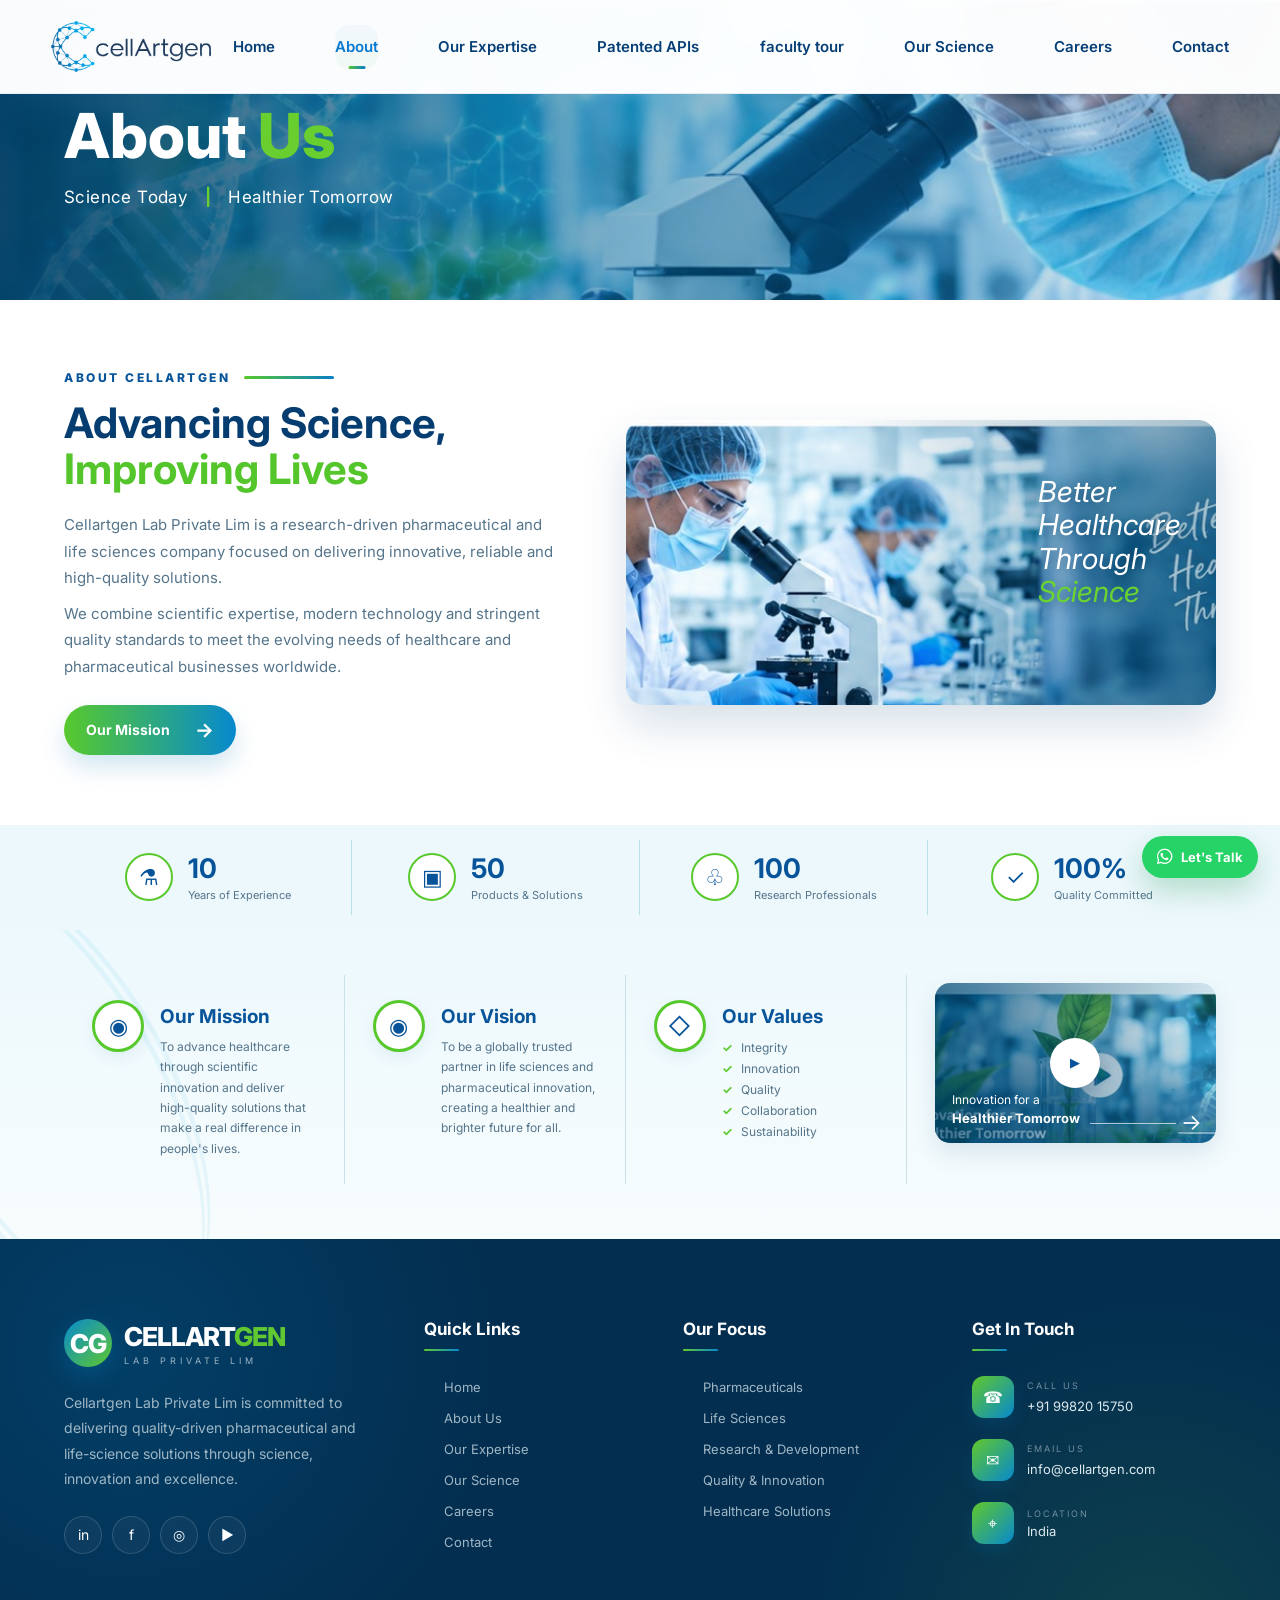
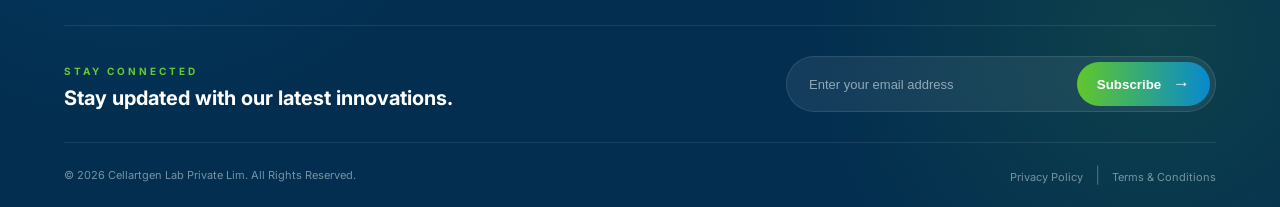
<file: about.html>
<!DOCTYPE html>
<html lang="en">

<head>
    <meta charset="UTF-8">
    <meta name="viewport" content="width=device-width, initial-scale=1.0">

    <title>CELLARTGEN LAB PRIVATE LIM</title>

    <link rel="stylesheet" href="css/style.css">

    <!-- Google Font -->
    <link rel="preconnect" href="https://fonts.googleapis.com">
    <link rel="preconnect" href="https://fonts.gstatic.com" crossorigin>

    <link href="https://fonts.googleapis.com/css2?family=Inter:wght@400;500;600;700;800&display=swap" rel="stylesheet">

    <!-- Font Awesome -->
    <link rel="stylesheet" href="https://cdnjs.cloudflare.com/ajax/libs/font-awesome/6.7.2/css/all.min.css">
</head>

<body>


    <!-- ================= HEADER ================= -->

    <header class="main-header" id="mainHeader">

        <div class="header-container">

            <!-- LOGO -->
            <a href="index.html" class="ctg-new-header-logo">
                <img src="img/CELL-ARTGEN.png" alt="CELLARTGEN">
            </a>
            <!-- DESKTOP NAVIGATION -->

            <nav class="main-nav">

                <a href="index.html">Home</a>
                <a href="about.html"class="active">About</a>
                <a href="product.html">Our Expertise</a>
                <a href="patented-apis.html">Patented APIs</a>
                <a href="faculty tour.html">faculty tour</a>
                <a href="our science.html">Our Science</a>
                <a href="careers.html">Careers</a>
                <a href="contact.html">Contact</a>

            </nav>


            <!-- HEADER CONTACT -->

            <div class="header-contact">

                <a href="tel:+919876543210">
                    <span class="contact-icon">
                        <i class="fa-solid fa-phone"></i>
                    </span>
                    +91 9982015750
                </a>

                <a href="mailto:info@cellartgen.com">
                    <span class="contact-icon">
                        <i class="fa-solid fa-envelope"></i>
                    </span>
                    info@cellartgen.com
                </a>

                <button class="search-btn">
                    <i class="fa-solid fa-magnifying-glass"></i>
                </button>

            </div>


            <!-- MOBILE BUTTON -->

            <button class="mobile-menu-btn" id="menuBtn">
                <span></span>
                <span></span>
                <span></span>
            </button>

        </div>


        <!-- MOBILE MENU -->

        <div class="mobile-menu" id="mobileMenu">
            <a href="index.html">Home</a>
            <a href="about.html"class="active">About</a>
            <a href="product.html">Our Expertise</a>
            <a href="patented-apis.html">Patented APIs</a>
           <a href="faculty tour.html">faculty tour</a>
            <a href="our science.html">Our Science</a>
            <a href="careers.html">Careers</a>
            <a href="contact.html">Contact</a>

            <div class="mobile-contact">

                <a href="tel:+919876543210">
                    <i class="fa-solid fa-phone"></i>
                    +91 98765 43210
                </a>

                <a href="mailto:info@cellartgen.com">
                    <i class="fa-solid fa-envelope"></i>
                    info@cellartgen.com
                </a>

            </div>

        </div>

    </header>







    <!-- ================= ABOUT PAGE ================= -->

    <!-- About Banner -->
    <section class="about-page-banner">
        <div class="about-banner-overlay"></div>

        <div class="about-banner-content">
            <div class="about-breadcrumb">
                <a href="about.html">Home</a>
                <span>›</span>
                <span>About Us</span>
            </div>

            <h1>
                About <span>Us</span>
            </h1>

            <p>
                Science Today
                <b>|</b>
                Healthier Tomorrow
            </p>
        </div>
    </section>


    <!-- About Introduction -->
    <section class="about-intro-section">

        <div class="about-intro-container">

            <!-- Left Content -->
            <div class="about-intro-content">

                <div class="about-small-title">
                    ABOUT CELLARTGEN
                    <span></span>
                </div>

                <h2>
                    Advancing Science,
                    <span>Improving Lives</span>
                </h2>

                <p>
                    Cellartgen Lab Private Lim is a research-driven
                    pharmaceutical and life sciences company focused on
                    delivering innovative, reliable and high-quality
                    solutions.
                </p>

                <p>
                    We combine scientific expertise, modern technology
                    and stringent quality standards to meet the evolving
                    needs of healthcare and pharmaceutical businesses
                    worldwide.
                </p>

                <a href="#about-mission" class="about-mission-btn">
                    Our Mission
                    <span>→</span>
                </a>

            </div>


            <!-- Right Image -->
            <div class="about-intro-image">

                <img src="img/about-lab.jpg" alt="Cellartgen Laboratory">

                <div class="about-image-overlay"></div>

                <div class="about-image-text">
                    Better<br>
                    Healthcare<br>
                    Through<br>
                    <span>Science</span>
                </div>

            </div>

        </div>

    </section>


    <!-- About Statistics -->
    <section class="about-statistics">

        <div class="about-stat-container">

            <div class="about-stat-box">

                <div class="about-stat-icon">
                    ⚗
                </div>

                <div>
                    <strong data-count="10">0+</strong>
                    <span>Years of Experience</span>
                </div>

            </div>


            <div class="about-stat-box">

                <div class="about-stat-icon">
                    ▣
                </div>

                <div>
                    <strong data-count="50">0+</strong>
                    <span>Products & Solutions</span>
                </div>

            </div>


            <div class="about-stat-box">

                <div class="about-stat-icon">
                    ♧
                </div>

                <div>
                    <strong data-count="100">0+</strong>
                    <span>Research Professionals</span>
                </div>

            </div>


            <div class="about-stat-box">

                <div class="about-stat-icon">
                    ✓
                </div>

                <div>
                    <strong>100%</strong>
                    <span>Quality Committed</span>
                </div>

            </div>

        </div>

    </section>


    <!-- Mission Vision Values -->
    <section class="about-mvv-section" id="about-mission">

        <div class="about-dna-bg"></div>

        <div class="about-mvv-container">

            <!-- Mission -->
            <div class="about-mvv-card">

                <div class="about-mvv-icon">
                    ◉
                </div>

                <div>
                    <h3>Our Mission</h3>

                    <p>
                        To advance healthcare through scientific
                        innovation and deliver high-quality solutions
                        that make a real difference in people's lives.
                    </p>
                </div>

            </div>


            <!-- Vision -->
            <div class="about-mvv-card">

                <div class="about-mvv-icon">
                    ◉
                </div>

                <div>
                    <h3>Our Vision</h3>

                    <p>
                        To be a globally trusted partner in life sciences
                        and pharmaceutical innovation, creating a healthier
                        and brighter future for all.
                    </p>
                </div>

            </div>


            <!-- Values -->
            <div class="about-mvv-card">

                <div class="about-mvv-icon">
                    ◇
                </div>

                <div>

                    <h3>Our Values</h3>

                    <ul class="about-values-list">
                        <li>Integrity</li>
                        <li>Innovation</li>
                        <li>Quality</li>
                        <li>Collaboration</li>
                        <li>Sustainability</li>
                    </ul>

                </div>

            </div>


            <!-- Video / Image -->
            <div class="about-video-card">

                <img src="img/about-video.jpg" alt="Innovation for a Healthier Tomorrow">

                <div class="about-video-overlay"></div>

                <button class="about-play-btn">
                    ▶
                </button>

                <div class="about-video-title">
                    Innovation for a<br>
                    <strong>Healthier Tomorrow</strong>
                </div>

                <div class="about-video-line"></div>

                <span class="about-video-arrow">
                    →
                </span>

            </div>

        </div>

    </section>

    <a class="cgp-whatsapp" href="https://wa.me/919982015750" target="_blank" rel="noopener" aria-label="Chat with Cellartgen on WhatsApp">
  <i class="fa-brands fa-whatsapp"></i><span>Let's Talk</span>
</a>

    <footer class="cgen-footer">

        <!-- Animated background -->
        <div class="cgen-footer-particles">
            <span></span>
            <span></span>
            <span></span>
            <span></span>
            <span></span>
        </div>

        <div class="cgen-footer-main">

            <!-- Company -->
            <div class="cgen-footer-col cgen-footer-brand">

                <a href="#" class="cgen-footer-logo">
                    <span class="cgen-logo-circle">CG</span>

                    <span>
                        CELLART<span>GEN</span>
                        <small>LAB PRIVATE LIM</small>
                    </span>
                </a>

                <p>
                    Cellartgen Lab Private Lim is committed to delivering
                    quality-driven pharmaceutical and life-science solutions
                    through science, innovation and excellence.
                </p>

                <div class="cgen-social">

                    <a href="#" aria-label="LinkedIn">in</a>
                    <a href="#" aria-label="Facebook">f</a>
                    <a href="#" aria-label="Instagram">◎</a>
                    <a href="#" aria-label="YouTube">▶</a>

                </div>

            </div>


            <!-- Quick Links -->
            <div class="cgen-footer-col">

                <h3>Quick Links</h3>

                <ul>
                    <li><a href="index.html">Home</a></li>
                    <li><a href="about.html">About Us</a></li>
                    <li><a href="product.html">Our Expertise</a></li>
                    <li><a href="our science.html">Our Science</a></li>
                    <li><a href="careers.html">Careers</a></li>
                    <li><a href="contact.html">Contact</a></li>
                </ul>

            </div>


            <!-- Our Focus -->
            <div class="cgen-footer-col">

                <h3>Our Focus</h3>

                <ul>
                    <li><a href="#">Pharmaceuticals</a></li>
                    <li><a href="#">Life Sciences</a></li>
                    <li><a href="#">Research & Development</a></li>
                    <li><a href="#">Quality & Innovation</a></li>
                    <li><a href="#">Healthcare Solutions</a></li>
                </ul>

            </div>


            <!-- Contact -->
            <div class="cgen-footer-col cgen-footer-contact">

                <h3>Get In Touch</h3>

                <div class="cgen-contact-row">
                    <span class="cgen-contact-icon">☎</span>
                    <div>
                        <small>CALL US</small>
                        <a href="tel:+919982015750">
                            +91 99820 15750
                        </a>
                    </div>
                </div>


                <div class="cgen-contact-row">
                    <span class="cgen-contact-icon">✉</span>
                    <div>
                        <small>EMAIL US</small>
                        <a href="mailto:info@cellartgen.com">
                            info@cellartgen.com
                        </a>
                    </div>
                </div>


                <div class="cgen-contact-row">
                    <span class="cgen-contact-icon">⌖</span>
                    <div>
                        <small>LOCATION</small>
                        <p>India</p>
                    </div>
                </div>

            </div>

        </div>


        <!-- Newsletter -->
        <div class="cgen-footer-newsletter">

            <div>
                <span>STAY CONNECTED</span>
                <h3>Stay updated with our latest innovations.</h3>
            </div>

            <form class="cgen-newsletter-form">

                <input type="email" placeholder="Enter your email address">

                <button type="submit">
                    Subscribe
                    <b>→</b>
                </button>

            </form>

        </div>


        <!-- Bottom -->
        <div class="cgen-footer-bottom">

            <p>
                © 2026 Cellartgen Lab Private Lim. All Rights Reserved.
            </p>

            <div>
                <a href="#">Privacy Policy</a>
                <span>|</span>
                <a href="#">Terms & Conditions</a>
            </div>

        </div>

    </footer>








    <script src="js/script.js"></script>
  




</body>

</html>
</file>
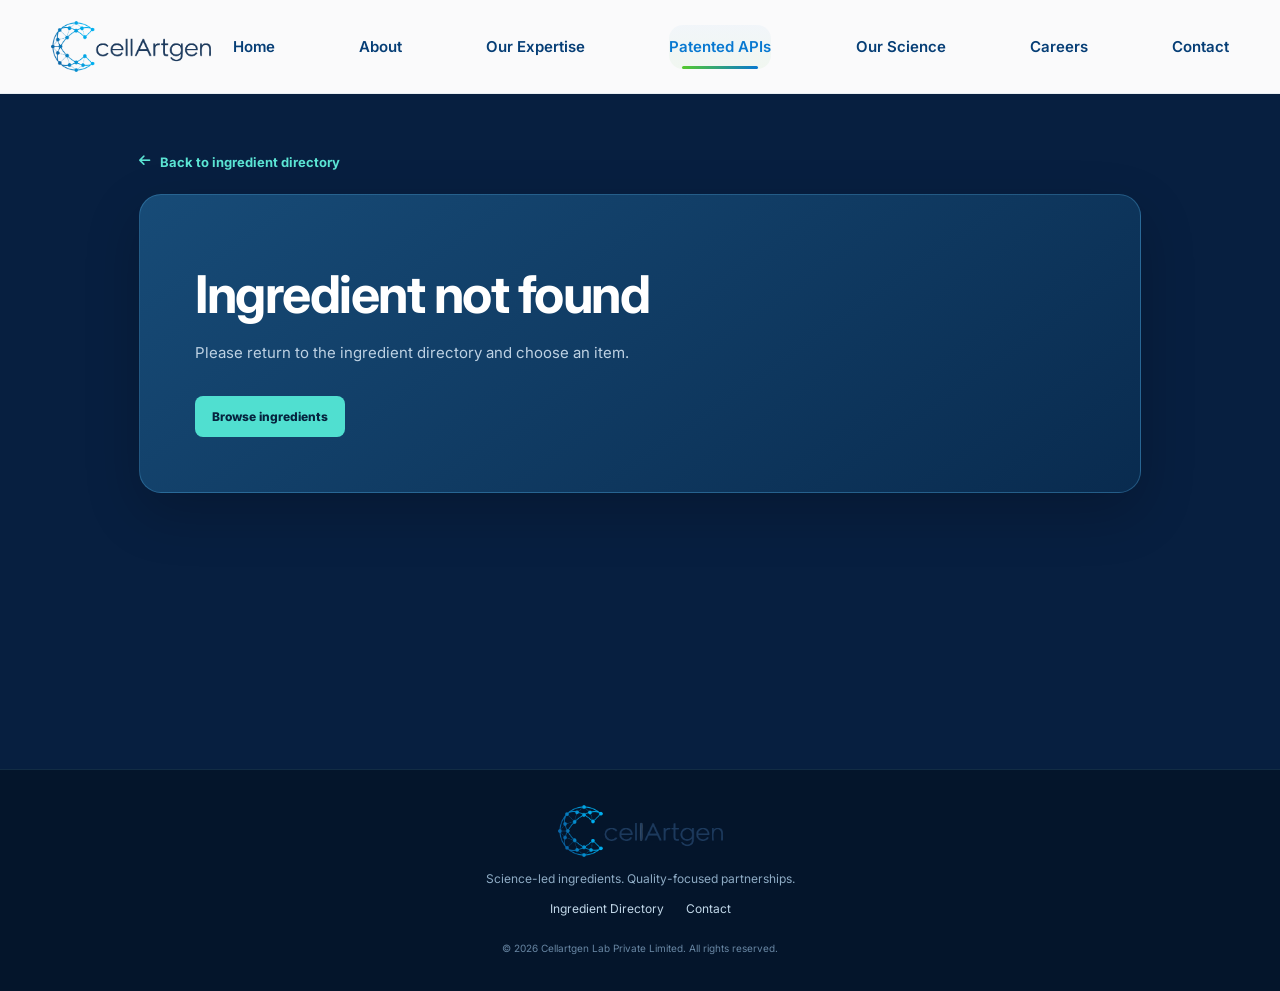
<file: Blog-Details.html>
<!DOCTYPE html>
<html lang="en">

<head>
    <meta charset="UTF-8">
    <meta name="viewport" content="width=device-width, initial-scale=1.0">
    <title>Ingredient Details | Cellartgen</title>
    <link rel="stylesheet" href="css/style.css">
    <link rel="stylesheet" href="css/patented-apis.css">
    <link rel="preconnect" href="https://fonts.googleapis.com">
    <link href="https://fonts.googleapis.com/css2?family=Inter:wght@400;500;600;700;800;900&display=swap"
        rel="stylesheet">
    <link rel="stylesheet" href="https://cdnjs.cloudflare.com/ajax/libs/font-awesome/6.7.2/css/all.min.css">
</head>

<body class="ctg-blog-body">
    <header class="main-header">
        <div class="header-container"><a href="index.html" class="ctg-new-header-logo"><img src="img/CELL-ARTGEN.png"
                    alt="Cellartgen"></a>
            <nav class="main-nav"><a href="index.html">Home</a><a href="about.html">About</a><a
                    href="product.html">Our Expertise</a><a href="patented-apis.html"class="active">Patented APIs</a><a
                    href="our science.html">Our Science</a><a
                    href="careers.html">Careers</a><a href="contact.html">Contact</a></nav><button
                class="mobile-menu-btn" id="menuBtn"
                aria-label="Open menu"><span></span><span></span><span></span></button>
        </div>
        <div class="mobile-menu" id="mobileMenu"><a href="index.html">Home</a><a href="patented-apis.html">Patented APIs</a><a
                href="contact.html">Contact</a></div>
    </header>
    <main class="ctg-detail-main"><a class="ctg-back-link" href="patented-apis.html"><i class="fa-solid fa-arrow-left"></i> Back
            to ingredient directory</a>
        <article id="ingredientDetail" class="ctg-detail-card"></article>
    </main>
    <footer class="ctg-blog-footer"><a href="index.html"><img src="img/CELL-ARTGEN.png" alt="Cellartgen"></a>
        <p>Science-led ingredients. Quality-focused partnerships.</p>
        <div><a href="patented-apis.html">Ingredient Directory</a><a href="contact.html">Contact</a></div><small>© 2026
            Cellartgen Lab Private Limited. All rights reserved.</small>
    </footer>
    <script src="js/script.js"></script>
    <script src="js/blog-products.js"></script>
    <script src="js/product-content.js"></script>
    <script src="js/patented-apis.js"></script>
</body>

</html>
</file>
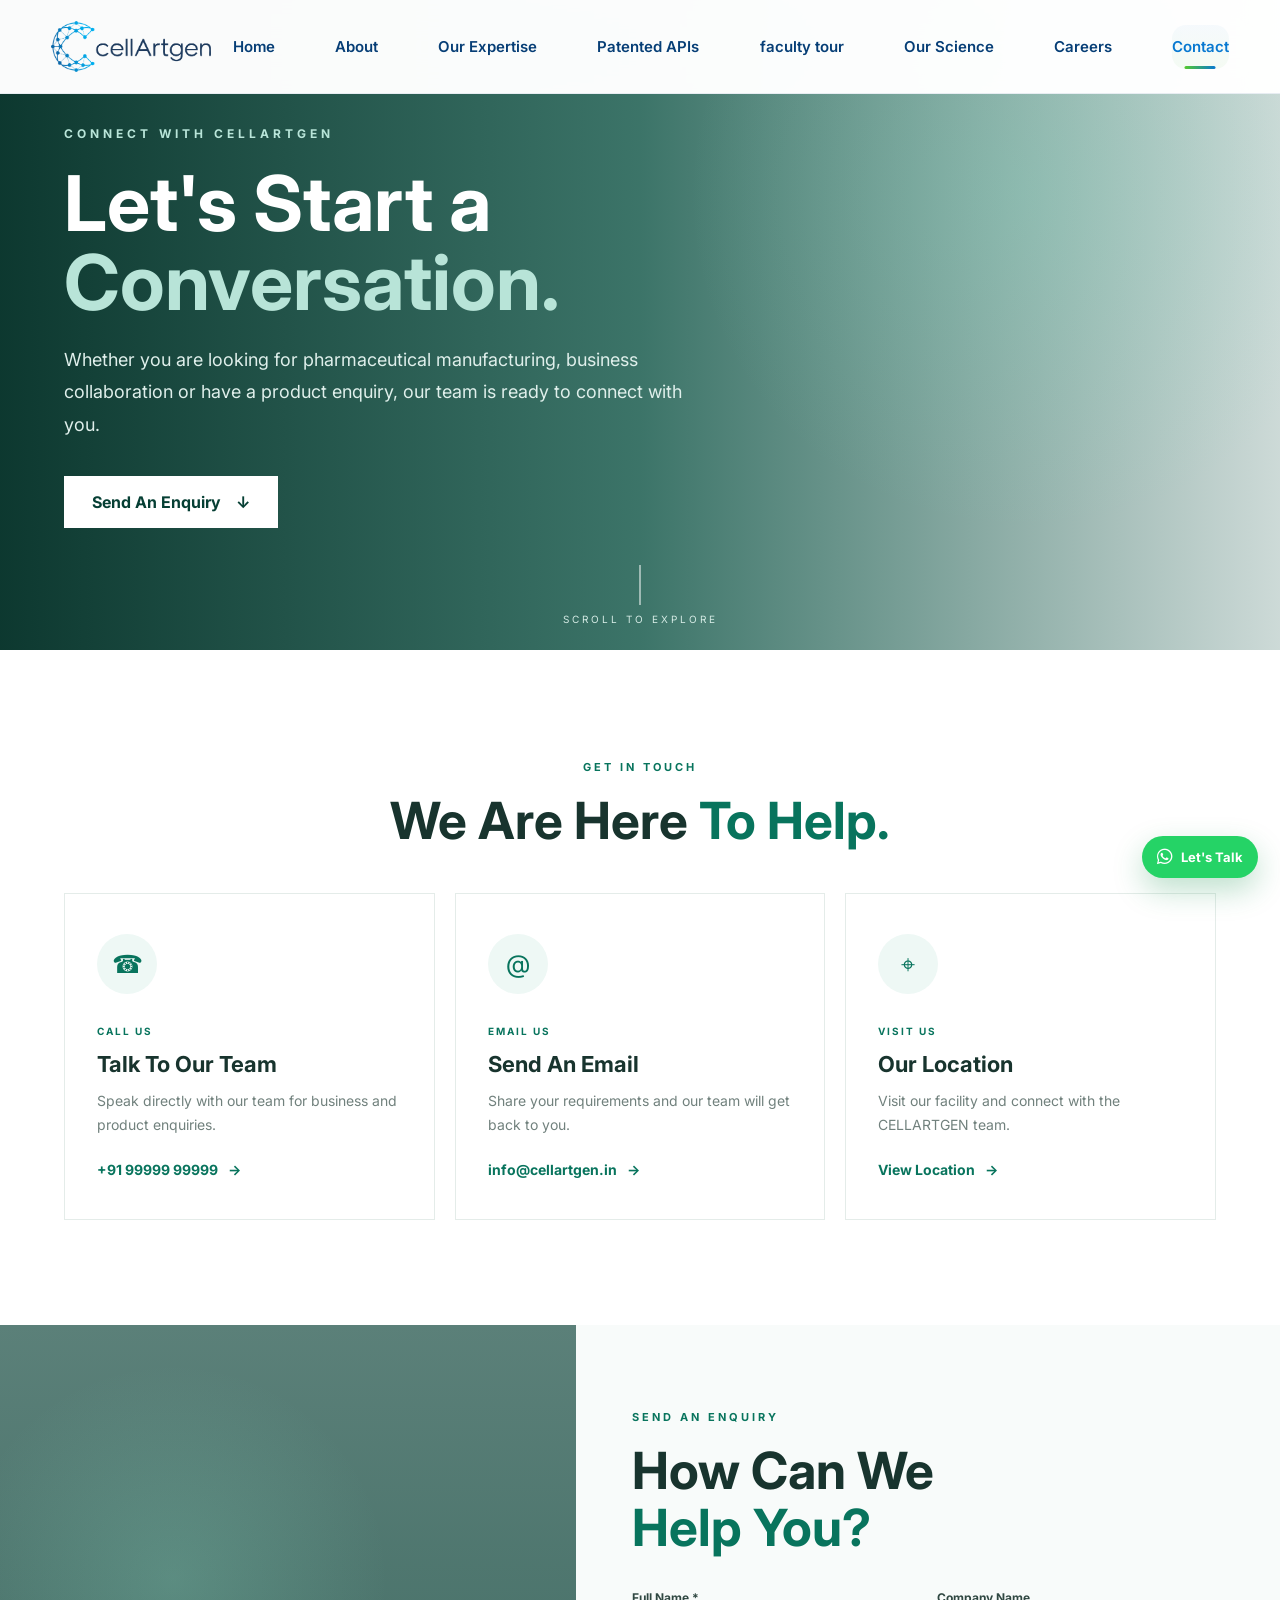
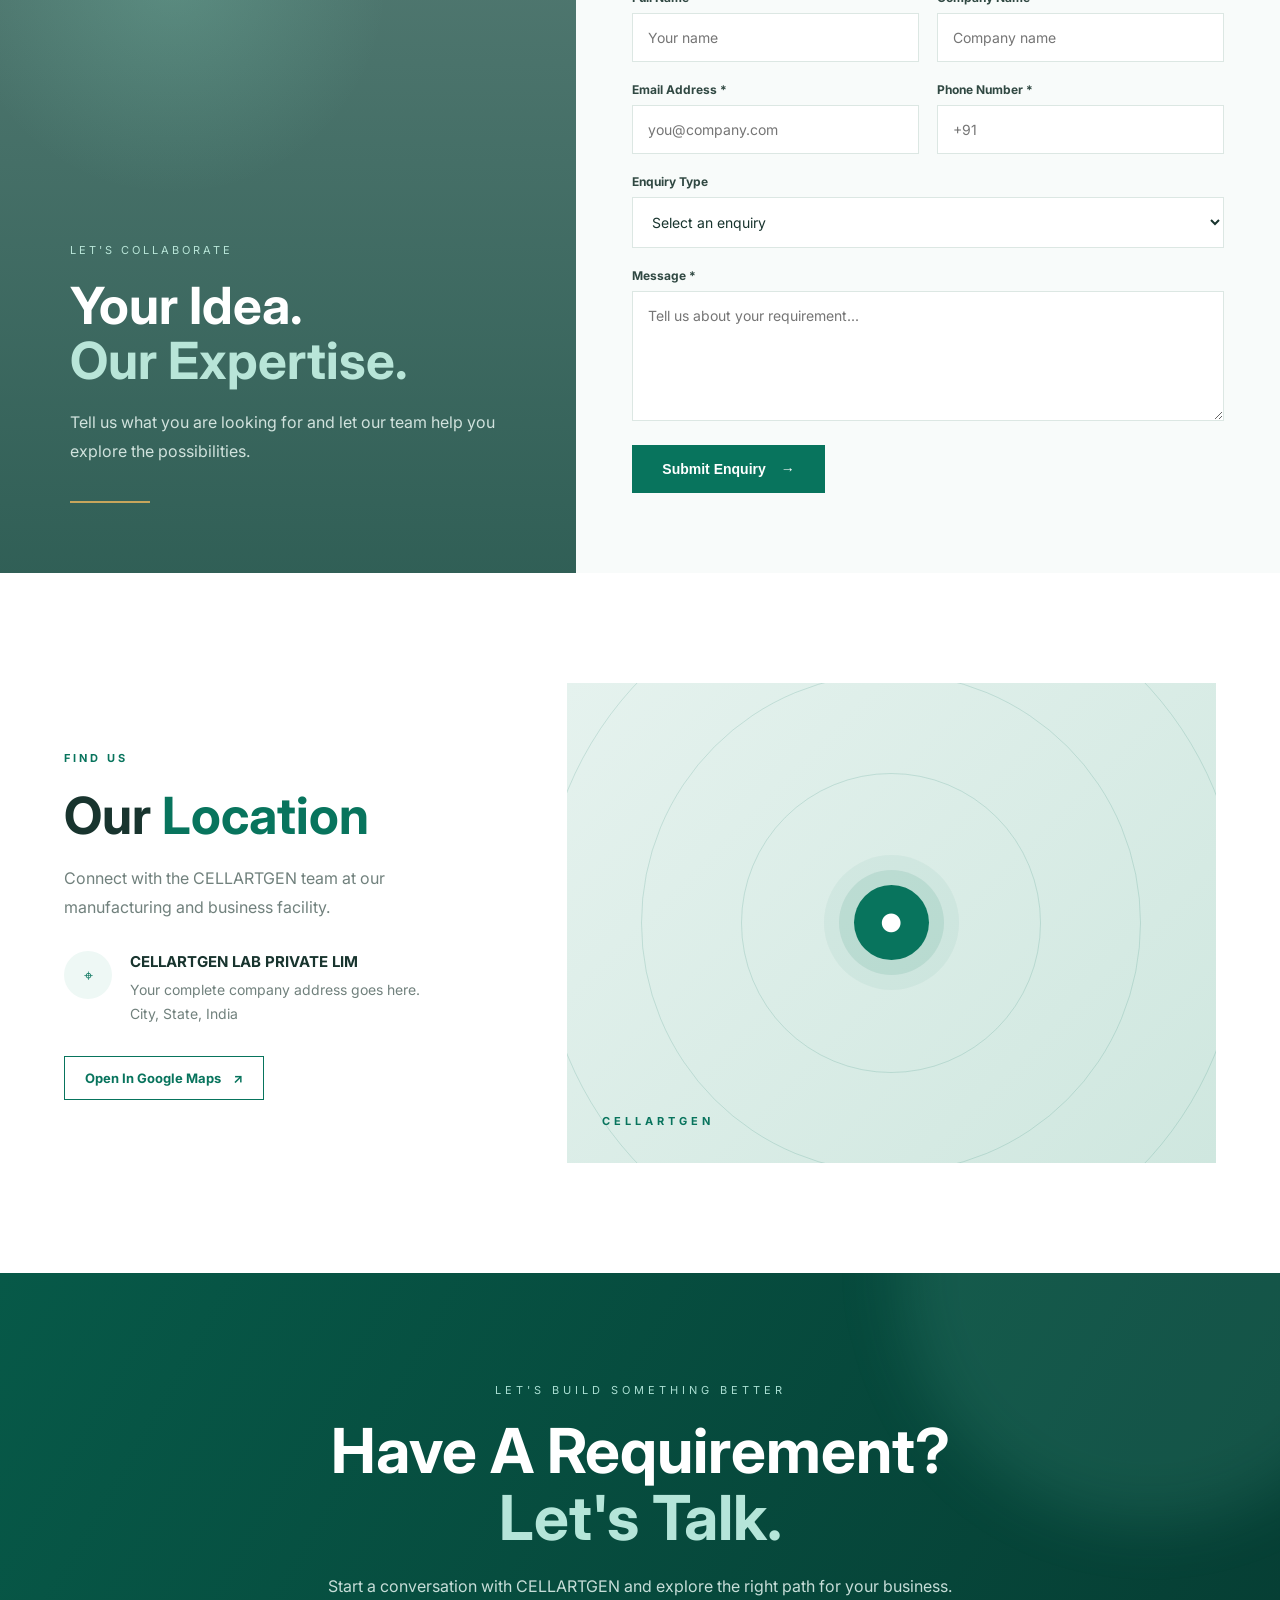
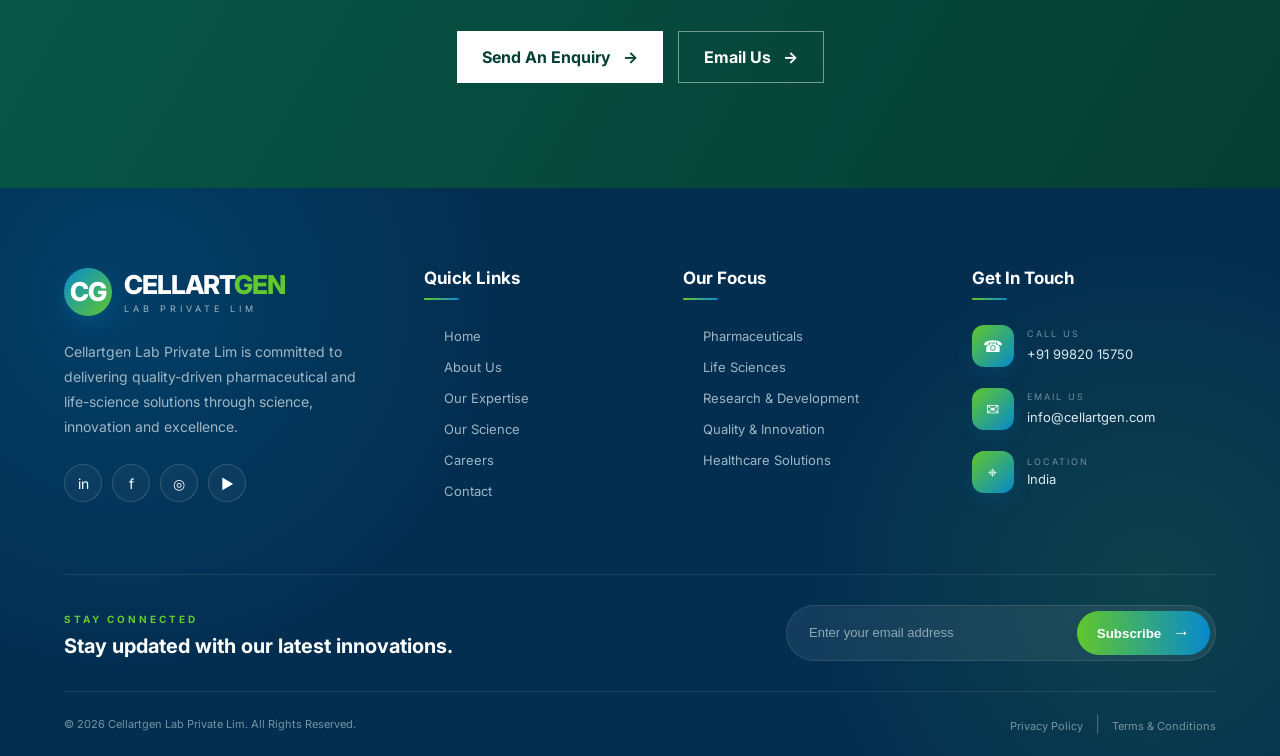
<file: contact.html>
<!DOCTYPE html>
<html lang="en">
<head>
    <meta charset="UTF-8">
    <meta name="viewport" content="width=device-width, initial-scale=1.0">

    <title>CELLARTGEN LAB PRIVATE LIM</title>

    <link rel="stylesheet" href="css/style.css">

    <!-- Google Font -->
    <link rel="preconnect" href="https://fonts.googleapis.com">
    <link rel="preconnect" href="https://fonts.gstatic.com" crossorigin>

    <link href="https://fonts.googleapis.com/css2?family=Inter:wght@400;500;600;700;800&display=swap"
          rel="stylesheet">

    <!-- Font Awesome -->
    <link rel="stylesheet"
          href="https://cdnjs.cloudflare.com/ajax/libs/font-awesome/6.7.2/css/all.min.css">
</head>

<body>


<!-- ================= HEADER ================= -->

<header class="main-header" id="mainHeader">

    <div class="header-container">

        <!-- LOGO -->
 <a href="index.html" class="ctg-new-header-logo">
    <img
        src="img/CELL-ARTGEN.png"
        alt="CELLARTGEN"
    >
</a>


        <!-- DESKTOP NAVIGATION -->

        <nav class="main-nav">
            <a href="index.html">Home</a>
            <a href="about.html">About</a>
            <a href="product.html">Our Expertise</a>
            <a href="patented-apis.html">Patented APIs</a>
            <a href="faculty tour.html">faculty tour</a>
            <a href="our science.html">Our Science</a>
            <a href="careers.html">Careers</a>
            <a href="contact.html" class="active">Contact</a> 

        </nav>


        <!-- HEADER CONTACT -->

        <div class="header-contact">

            <a href="tel:+919876543210">
                <span class="contact-icon">
                    <i class="fa-solid fa-phone"></i>
                </span>
                +91 9982015750
            </a>

            <a href="mailto:info@cellartgen.com">
                <span class="contact-icon">
                    <i class="fa-solid fa-envelope"></i>
                </span>
                info@cellartgen.com
            </a>

            <button class="search-btn">
                <i class="fa-solid fa-magnifying-glass"></i>
            </button>

        </div>


        <!-- MOBILE BUTTON -->

        <button class="mobile-menu-btn" id="menuBtn">
            <span></span>
            <span></span>
            <span></span>
        </button>

    </div>


    <!-- MOBILE MENU -->

    <div class="mobile-menu" id="mobileMenu">

            <a href="index.html">Home</a>
            <a href="about.html">About</a>
            <a href="product.html">Our Expertise</a>
            <a href="patented-apis.html">Patented APIs</a>
            <a href="faculty tour.html">faculty tour</a>
            <a href="our science.html">Our Science</a>
            <a href="careers.html">Careers</a>
            <a href="contact.html"class="active">Contact</a>

        <div class="mobile-contact">

            <a href="tel:+919876543210">
                <i class="fa-solid fa-phone"></i>
                +91 98765 43210
            </a>

            <a href="mailto:info@cellartgen.com">
                <i class="fa-solid fa-envelope"></i>
                info@cellartgen.com
            </a>

        </div>

    </div>

</header>


<!-- =========================================
     CELLARTGEN CONTACT PAGE
========================================= -->

<section class="ct-contact-page">

    <!-- HERO -->
    <section class="ct-contact-hero">

        <div class="ct-contact-hero-overlay"></div>

        <div class="ct-contact-hero-content">

            <span>CONNECT WITH CELLARTGEN</span>

            <h1>
                Let's Start a
                <strong>Conversation.</strong>
            </h1>

            <p>
                Whether you are looking for pharmaceutical manufacturing,
                business collaboration or have a product enquiry,
                our team is ready to connect with you.
            </p>

            <a href="#ct-contact-form">
                Send An Enquiry
                <b>↓</b>
            </a>

        </div>

        <div class="ct-contact-scroll">
            <span></span>
            SCROLL TO EXPLORE
        </div>

    </section>


    <!-- CONTACT CARDS -->
    <section class="ct-contact-info">

        <div class="ct-contact-heading">

            <span>GET IN TOUCH</span>

            <h2>
                We Are Here
                <strong>To Help.</strong>
            </h2>

        </div>


        <div class="ct-contact-card-grid">

            <!-- PHONE -->
            <div class="ct-contact-card">

                <div class="ct-contact-icon">
                    ☎
                </div>

                <span>CALL US</span>

                <h3>Talk To Our Team</h3>

                <p>
                    Speak directly with our team for
                    business and product enquiries.
                </p>

                <a href="tel:+919999999999">
                    +91 99999 99999
                    <b>→</b>
                </a>

            </div>


            <!-- EMAIL -->
            <div class="ct-contact-card">

                <div class="ct-contact-icon">
                    @
                </div>

                <span>EMAIL US</span>

                <h3>Send An Email</h3>

                <p>
                    Share your requirements and our team
                    will get back to you.
                </p>

                <a href="mailto:info@cellartgen.in">
                    info@cellartgen.in
                    <b>→</b>
                </a>

            </div>


            <!-- ADDRESS -->
            <div class="ct-contact-card">

                <div class="ct-contact-icon">
                    ⌖
                </div>

                <span>VISIT US</span>

                <h3>Our Location</h3>

                <p>
                    Visit our facility and connect with
                    the CELLARTGEN team.
                </p>

                <a href="#ct-location">
                    View Location
                    <b>→</b>
                </a>

            </div>

        </div>

    </section>


    <!-- FORM + IMAGE -->
    <section class="ct-contact-main" id="ct-contact-form">

        <div class="ct-contact-image">

            <div class="ct-contact-image-overlay"></div>

            <div class="ct-contact-image-content">

                <span>LET'S COLLABORATE</span>

                <h2>
                    Your Idea.
                    <strong>Our Expertise.</strong>
                </h2>

                <p>
                    Tell us what you are looking for and
                    let our team help you explore the possibilities.
                </p>

                <div class="ct-contact-line"></div>

            </div>

        </div>


        <div class="ct-contact-form-area">

            <span class="ct-contact-label">
                SEND AN ENQUIRY
            </span>

            <h2>
                How Can We
                <strong>Help You?</strong>
            </h2>

            <form class="ct-contact-form" id="cellartgenEnquiryForm">
                <p id="enquiryFeedback" role="status" aria-live="polite"></p>

                <div class="ct-form-row">

                    <div class="ct-form-group">

                        <label>Full Name *</label>

                        <input
                            type="text"
                            placeholder="Your name"
                            name="name"
                            maxlength="120"
                            required
                        >

                    </div>


                    <div class="ct-form-group">

                        <label>Company Name</label>

                        <input
                            type="text"
                            placeholder="Company name"
                            name="company"
                            maxlength="160"
                        >

                    </div>

                </div>


                <div class="ct-form-row">

                    <div class="ct-form-group">

                        <label>Email Address *</label>

                        <input
                            type="email"
                            placeholder="you@company.com"
                            name="email"
                            maxlength="180"
                            required
                        >

                    </div>


                    <div class="ct-form-group">

                        <label>Phone Number *</label>

                        <input
                            type="tel"
                            placeholder="+91"
                            name="phone"
                            maxlength="40"
                            required
                        >

                    </div>

                </div>


                <div class="ct-form-group">

                    <label>Enquiry Type</label>

                    <select name="enquiryType">

                        <option value="">
                            Select an enquiry
                        </option>

                        <option>
                            Pharmaceutical Manufacturing
                        </option>

                        <option>
                            Product Enquiry
                        </option>

                        <option>
                            Business Collaboration
                        </option>

                        <option>
                            General Enquiry
                        </option>

                    </select>

                </div>


                <div class="ct-form-group">

                    <label>Message *</label>

                    <textarea
                        rows="5"
                        placeholder="Tell us about your requirement..."
                        name="message"
                        maxlength="5000"
                        required
                    ></textarea>

                </div>


                <button type="submit">

                    Submit Enquiry

                    <span>→</span>

                </button>

            </form>

        </div>

    </section>


    <!-- LOCATION -->
    <section class="ct-location-section" id="ct-location">

        <div class="ct-location-content">

            <span class="ct-contact-label">
                FIND US
            </span>

            <h2>
                Our <strong>Location</strong>
            </h2>

            <p>
                Connect with the CELLARTGEN team at our
                manufacturing and business facility.
            </p>

            <div class="ct-address">

                <div class="ct-address-icon">
                    ⌖
                </div>

                <div>

                    <strong>CELLARTGEN LAB PRIVATE LIM</strong>

                    <p>
                        Your complete company address goes here.<br>
                        City, State, India
                    </p>

                </div>

            </div>

            <a
                href="https://maps.google.com/"
                target="_blank"
                class="ct-map-btn"
            >
                Open In Google Maps
                <span>↗</span>
            </a>

        </div>


        <div class="ct-map-box">

            <div class="ct-map-pattern">

                <div class="ct-map-pin">
                    <span>●</span>
                </div>

                <div class="ct-map-circle circle-one"></div>
                <div class="ct-map-circle circle-two"></div>
                <div class="ct-map-circle circle-three"></div>

                <p>
                    CELLARTGEN
                </p>

            </div>

        </div>

    </section>


    <!-- CTA -->
    <section class="ct-contact-final">

        <div class="ct-contact-final-glow"></div>

        <div class="ct-contact-final-content">

            <span>LET'S BUILD SOMETHING BETTER</span>

            <h2>
                Have A Requirement?
                <strong>Let's Talk.</strong>
            </h2>

            <p>
                Start a conversation with CELLARTGEN
                and explore the right path for your business.
            </p>

            <div class="ct-final-buttons">

                <a href="#ct-contact-form">
                    Send An Enquiry
                    <b>→</b>
                </a>

                <a href="mailto:info@cellartgen.in">
                    Email Us
                    <b>→</b>
                </a>

            </div>

        </div>

    </section>

</section>



    <a class="cgp-whatsapp" href="https://wa.me/919982015750" target="_blank" rel="noopener" aria-label="Chat with Cellartgen on WhatsApp">
  <i class="fa-brands fa-whatsapp"></i><span>Let's Talk</span>
</a>


<footer class="cgen-footer">

  <!-- Animated background -->
  <div class="cgen-footer-particles">
    <span></span>
    <span></span>
    <span></span>
    <span></span>
    <span></span>
  </div>

  <div class="cgen-footer-main">

    <!-- Company -->
    <div class="cgen-footer-col cgen-footer-brand">

      <a href="#" class="cgen-footer-logo">
        <span class="cgen-logo-circle">CG</span>

        <span>
          CELLART<span>GEN</span>
          <small>LAB PRIVATE LIM</small>
        </span>
      </a>

      <p>
        Cellartgen Lab Private Lim is committed to delivering
        quality-driven pharmaceutical and life-science solutions
        through science, innovation and excellence.
      </p>

      <div class="cgen-social">

        <a href="#" aria-label="LinkedIn">in</a>
        <a href="#" aria-label="Facebook">f</a>
        <a href="#" aria-label="Instagram">◎</a>
        <a href="#" aria-label="YouTube">▶</a>

      </div>

    </div>


    <!-- Quick Links -->
    <div class="cgen-footer-col">

      <h3>Quick Links</h3>

      <ul>
        <li><a href="index.html">Home</a></li>
        <li><a href="about.html">About Us</a></li>
        <li><a href="product.html">Our Expertise</a></li>
        <li><a href="our science.html">Our Science</a></li>
        <li><a href="careers.html">Careers</a></li>
        <li><a href="contact.html">Contact</a></li>
      </ul>

    </div>


    <!-- Our Focus -->
    <div class="cgen-footer-col">

      <h3>Our Focus</h3>

      <ul>
        <li><a href="#">Pharmaceuticals</a></li>
        <li><a href="#">Life Sciences</a></li>
        <li><a href="#">Research & Development</a></li>
        <li><a href="#">Quality & Innovation</a></li>
        <li><a href="#">Healthcare Solutions</a></li>
      </ul>

    </div>


    <!-- Contact -->
    <div class="cgen-footer-col cgen-footer-contact">

      <h3>Get In Touch</h3>

      <div class="cgen-contact-row">
        <span class="cgen-contact-icon">☎</span>
        <div>
          <small>CALL US</small>
          <a href="tel:+919982015750">
            +91 99820 15750
          </a>
        </div>
      </div>


      <div class="cgen-contact-row">
        <span class="cgen-contact-icon">✉</span>
        <div>
          <small>EMAIL US</small>
          <a href="mailto:info@cellartgen.com">
            info@cellartgen.com
          </a>
        </div>
      </div>


      <div class="cgen-contact-row">
        <span class="cgen-contact-icon">⌖</span>
        <div>
          <small>LOCATION</small>
          <p>India</p>
        </div>
      </div>

    </div>

  </div>


  <!-- Newsletter -->
  <div class="cgen-footer-newsletter">

    <div>
      <span>STAY CONNECTED</span>
      <h3>Stay updated with our latest innovations.</h3>
    </div>

    <form class="cgen-newsletter-form">

      <input
        type="email"
        placeholder="Enter your email address"
      >

      <button type="submit">
        Subscribe
        <b>→</b>
      </button>

    </form>

  </div>


  <!-- Bottom -->
  <div class="cgen-footer-bottom">

    <p>
      © 2026 Cellartgen Lab Private Lim. All Rights Reserved.
    </p>

    <div>
      <a href="#">Privacy Policy</a>
      <span>|</span>
      <a href="#">Terms & Conditions</a>
    </div>

  </div>

</footer>



<script src="js/script.js"></script>
<script src="js/enquiry.js"></script>


</body>
</html>
</file>
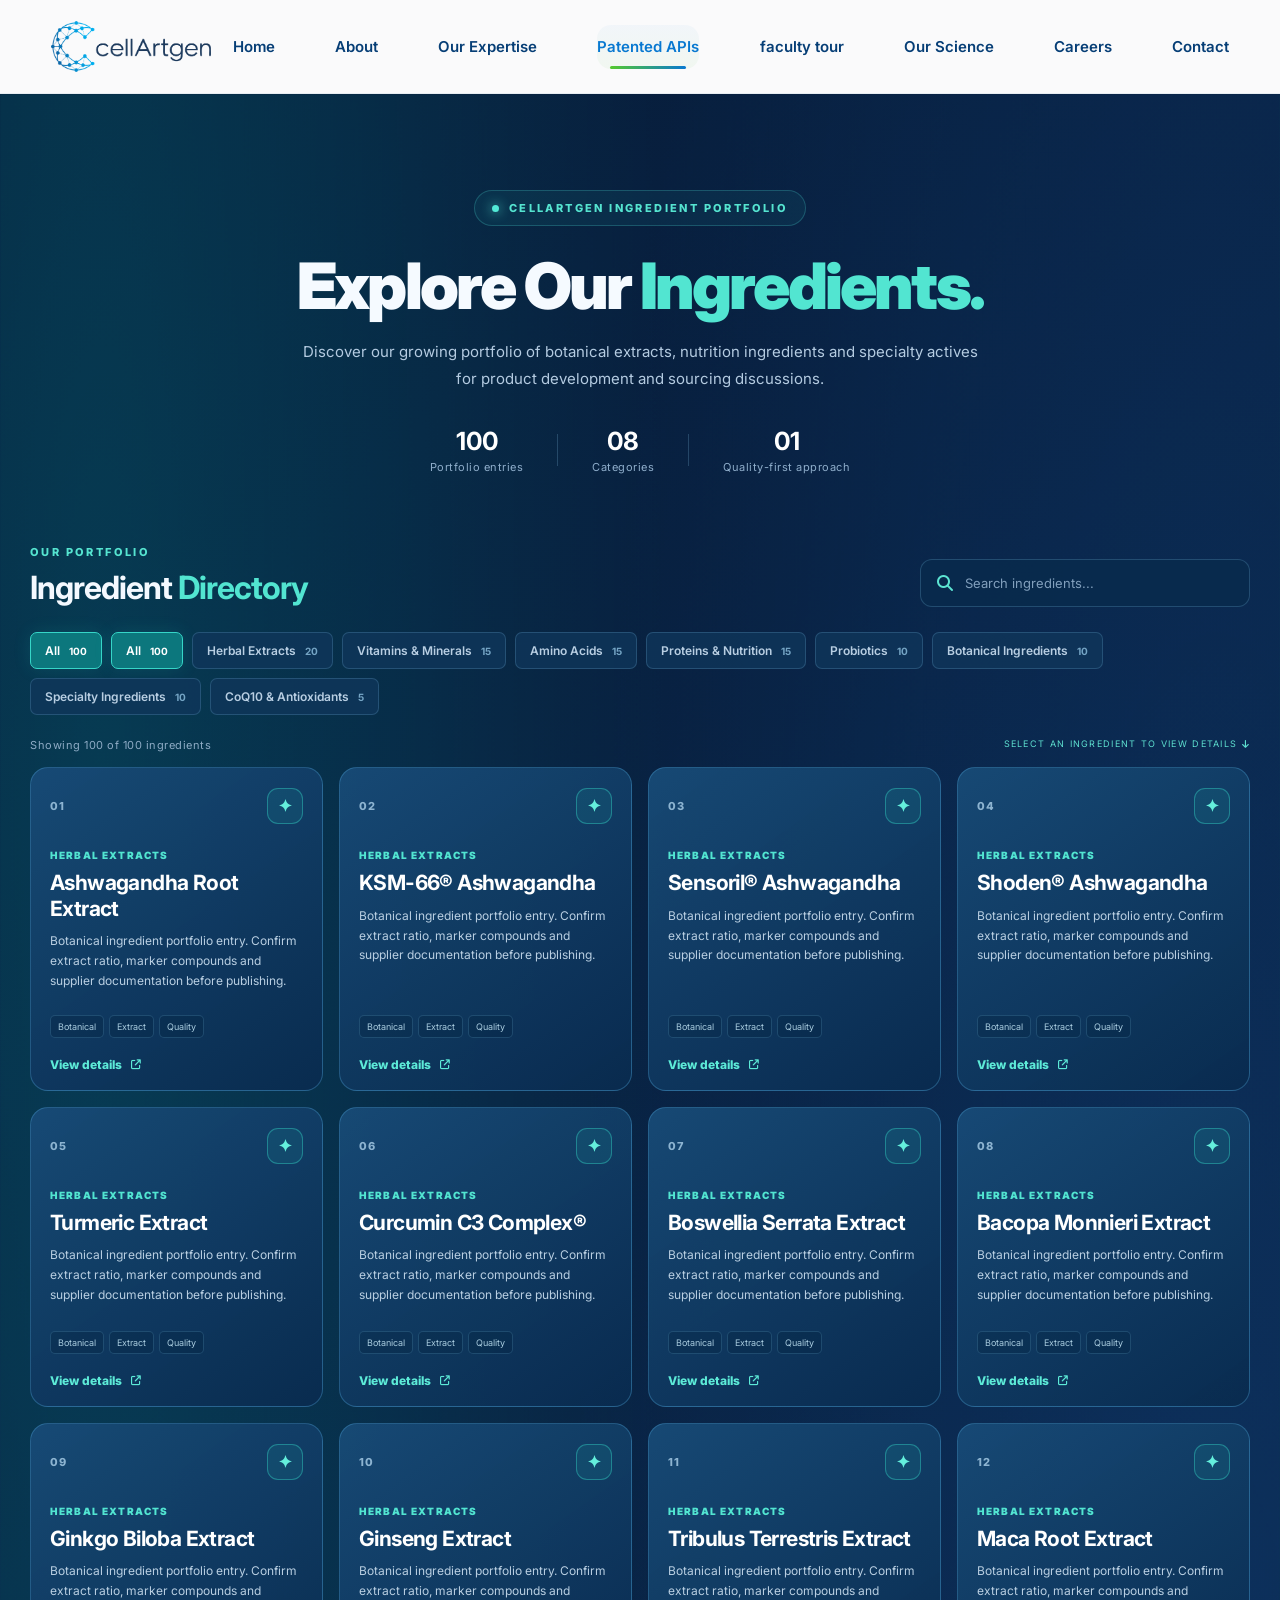
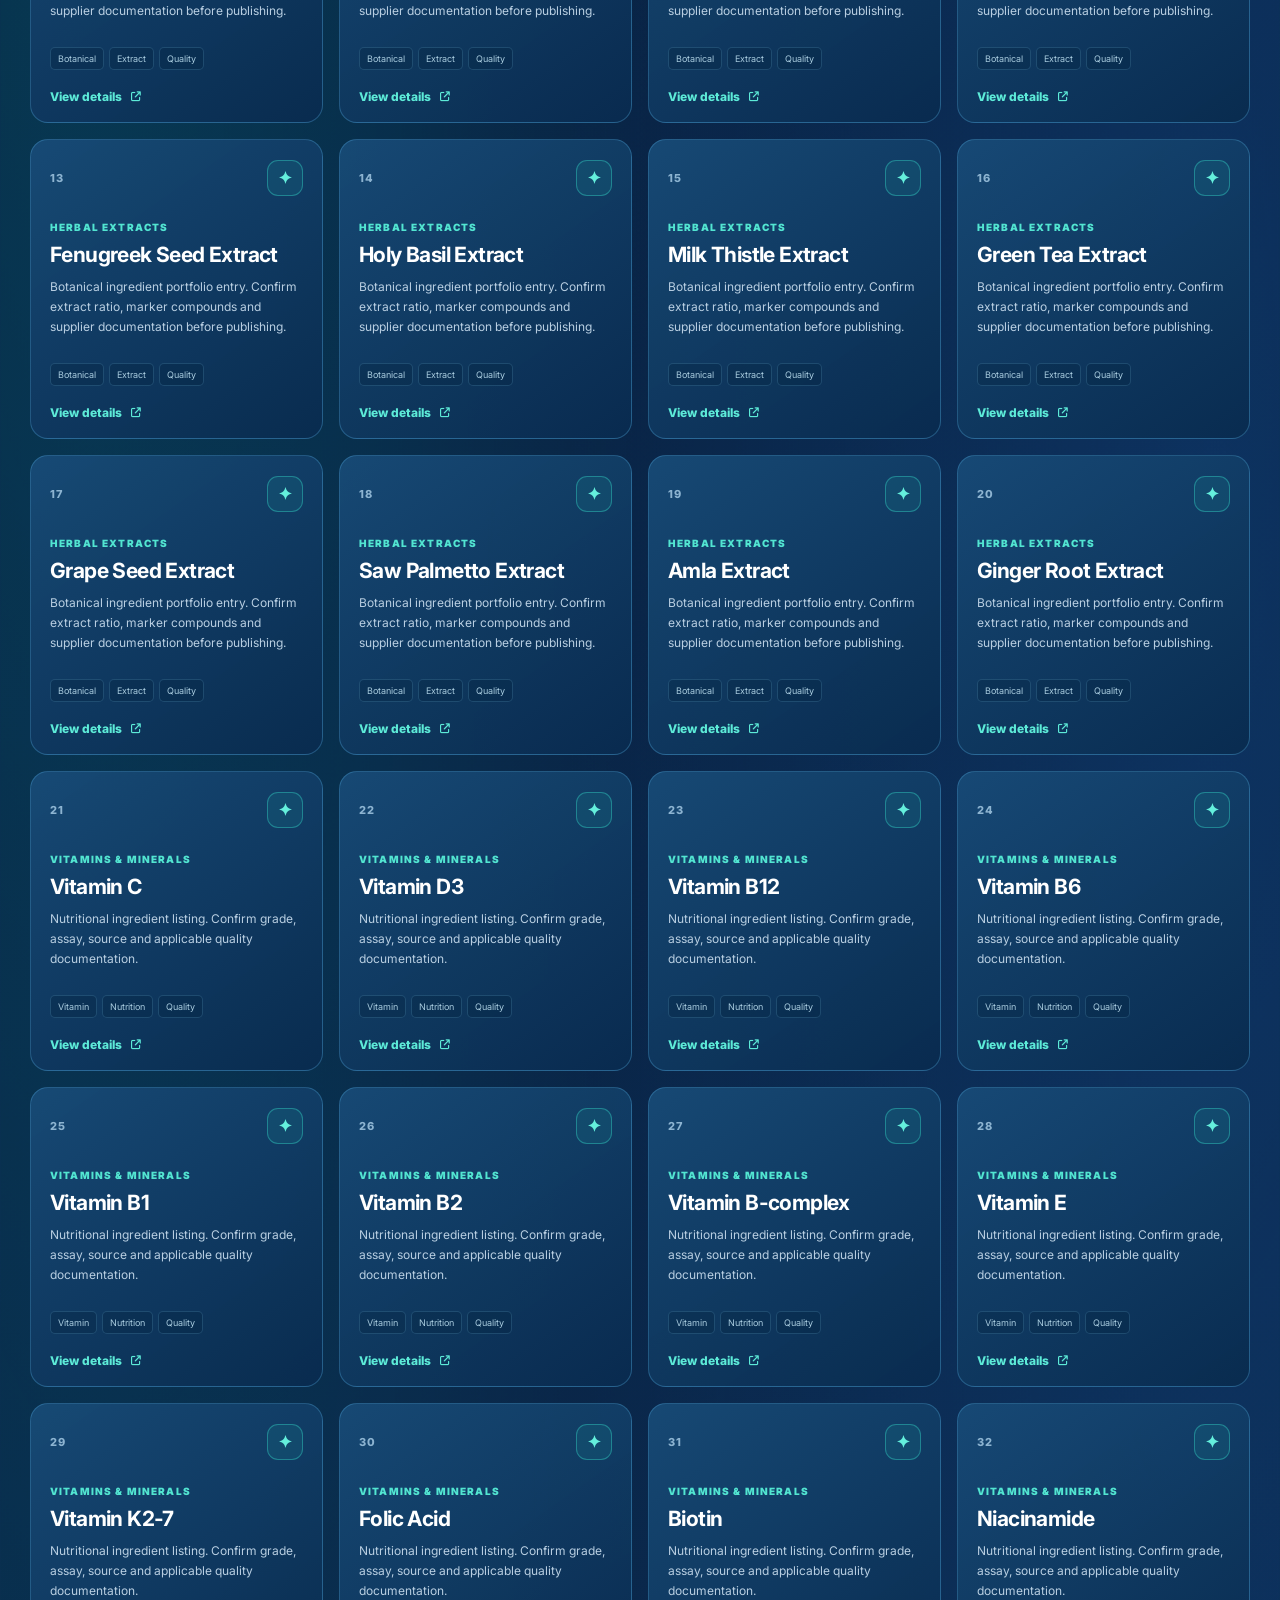
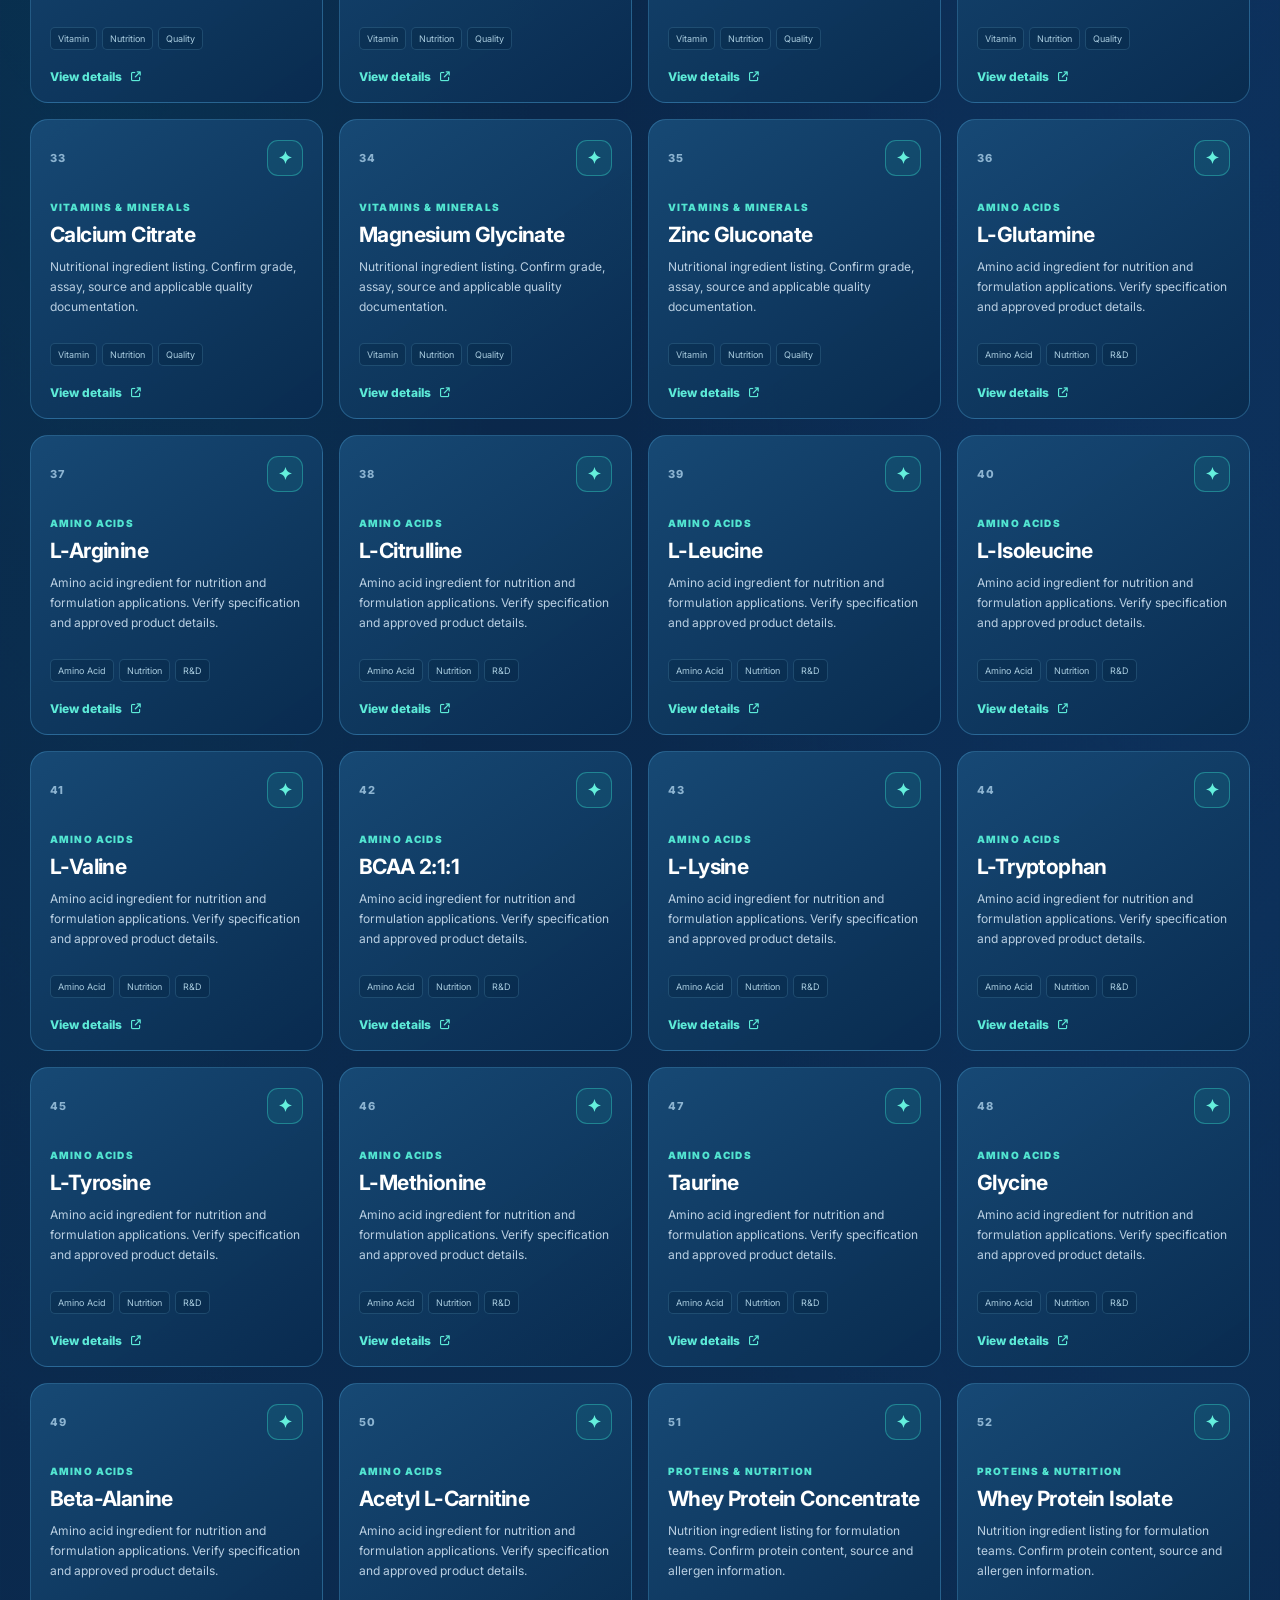
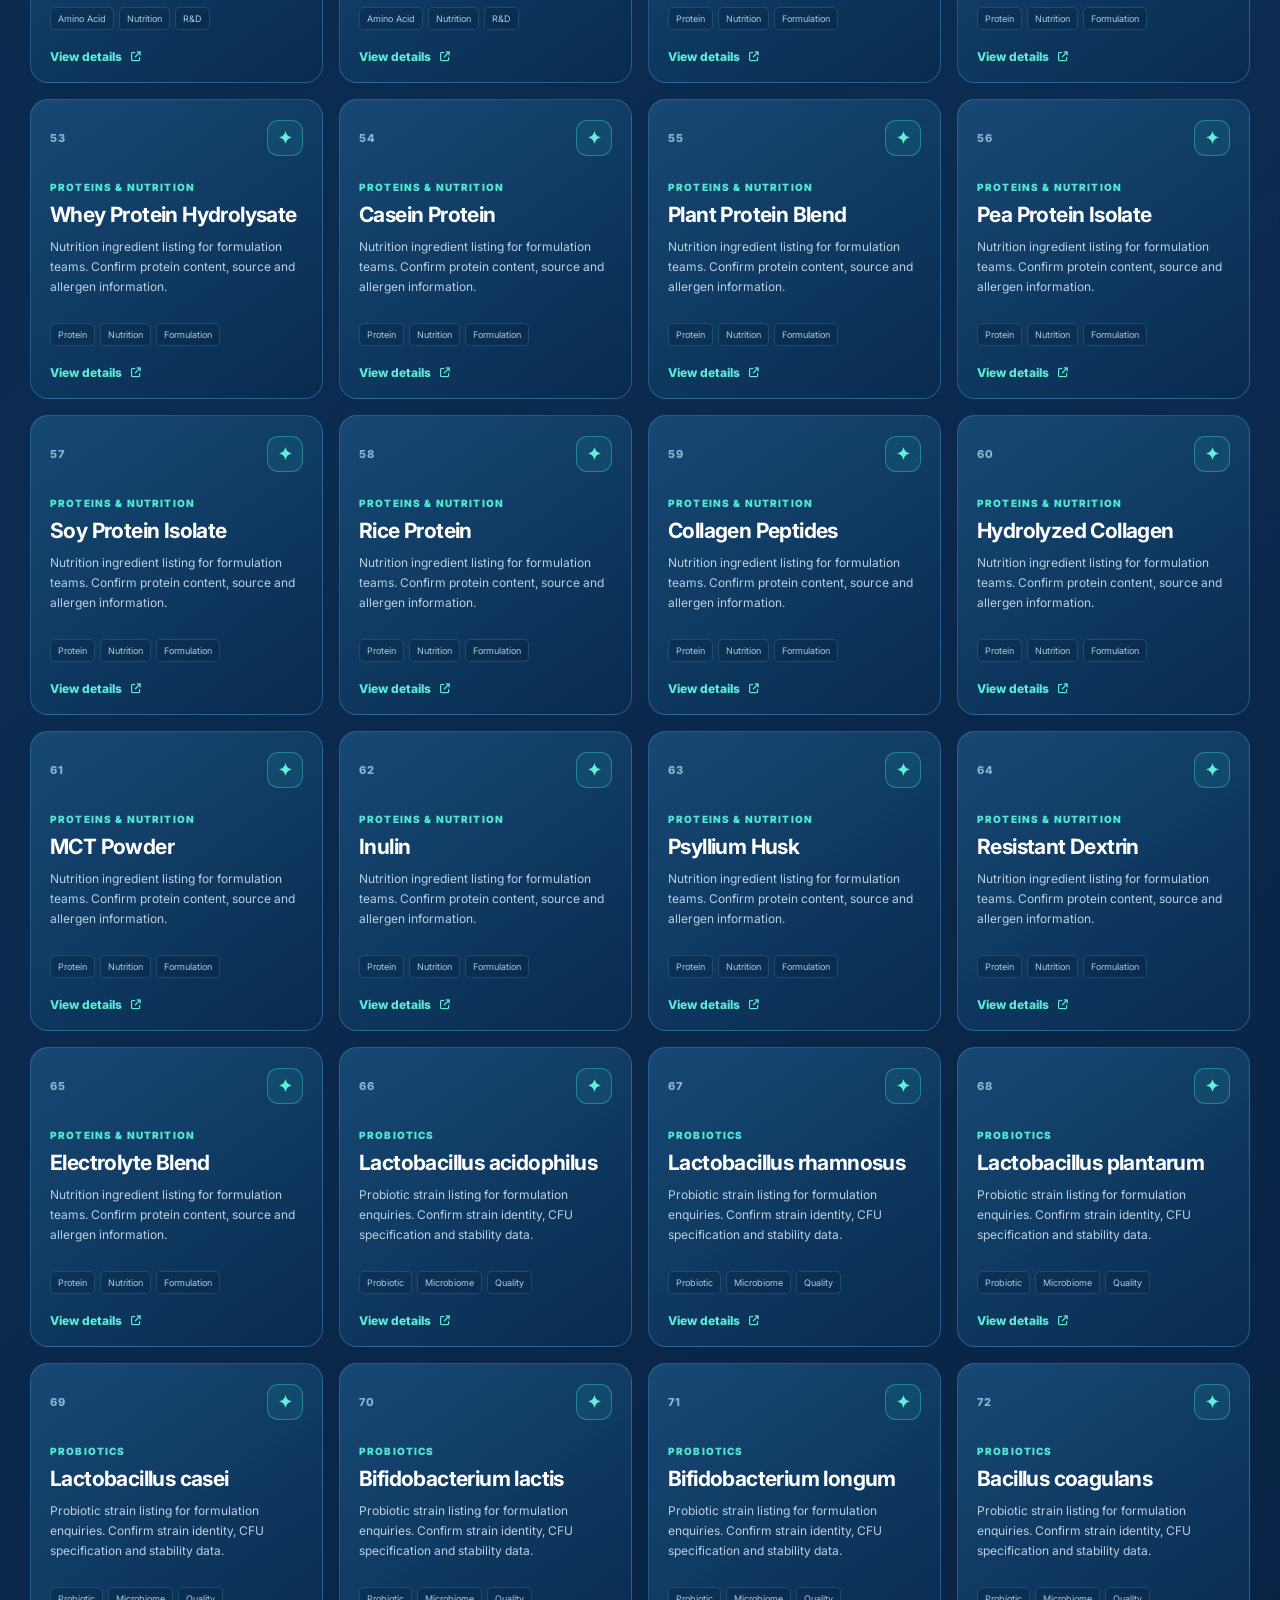
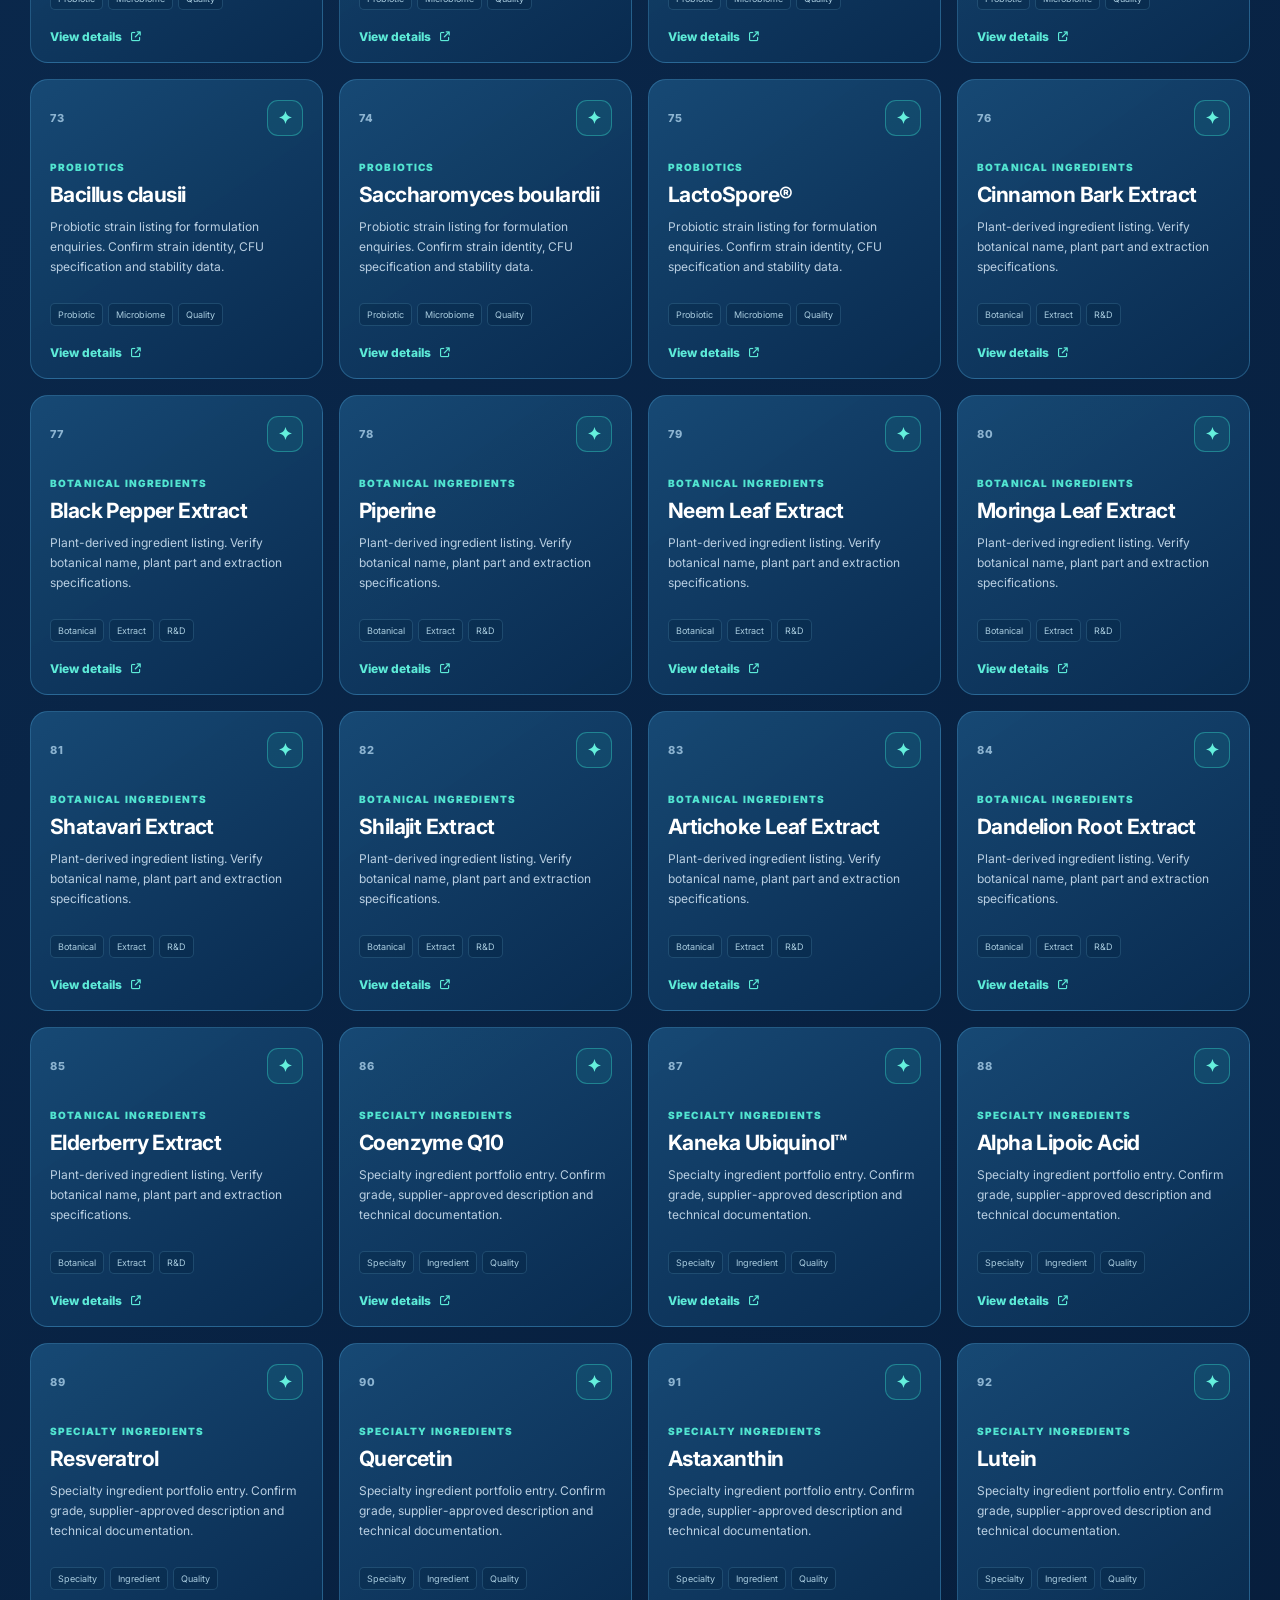
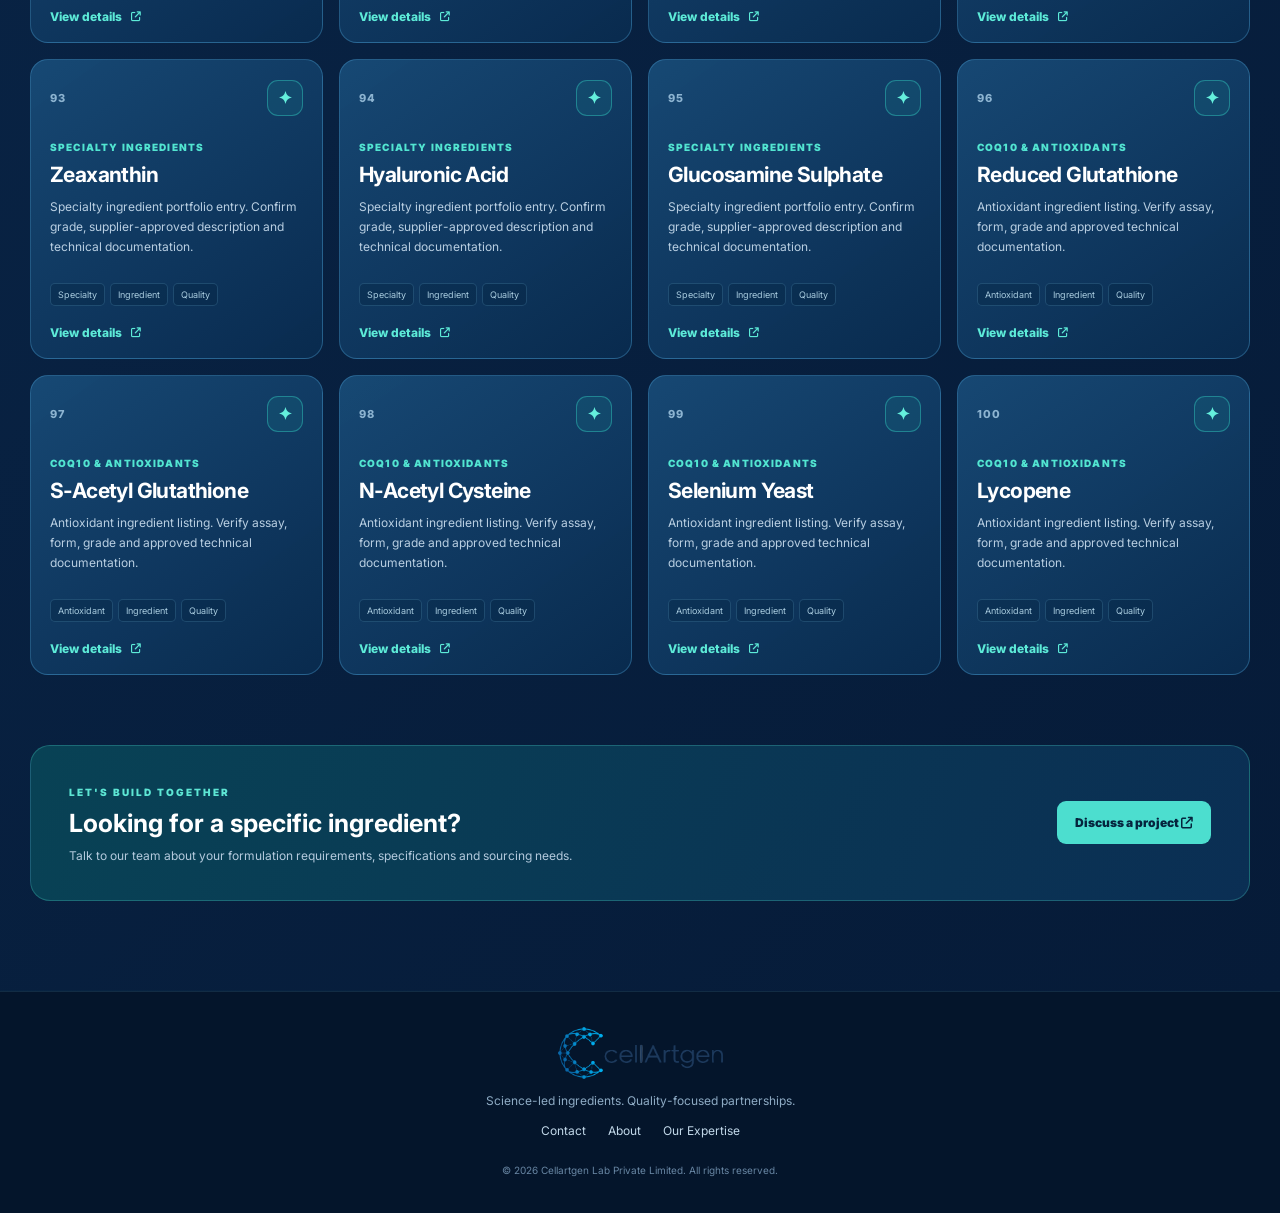
<file: patented-apis.html>
<!DOCTYPE html>
<html lang="en">

<head>
    <meta charset="UTF-8">
    <meta name="viewport" content="width=device-width, initial-scale=1.0">
    <title>Ingredient Portfolio | Cellartgen</title>
    <link rel="stylesheet" href="css/style.css">
    <link rel="stylesheet" href="css/patented-apis.css">
    <link rel="preconnect" href="https://fonts.googleapis.com">
    <link rel="preconnect" href="https://fonts.gstatic.com" crossorigin>
    <link href="https://fonts.googleapis.com/css2?family=Inter:wght@400;500;600;700;800;900&display=swap"
        rel="stylesheet">
    <link rel="stylesheet" href="https://cdnjs.cloudflare.com/ajax/libs/font-awesome/6.7.2/css/all.min.css">
</head>

<body class="ctg-blog-body">
<header class="main-header" id="mainHeader">

    <div class="header-container">

 
<!-- CELLARTGEN NEW HEADER LOGO -->
<a href="index.html" class="ctg-new-header-logo">
    <img
        src="img/CELL-ARTGEN.png"
        alt="CELLARTGEN"
    >
</a>



        <!-- DESKTOP NAVIGATION -->

        <nav class="main-nav">

            <a href="index.html">Home</a>
            <a href="about.html">About</a>
            <a href="product.html">Our Expertise</a>
            <a href="patented-apis.html"class="active">Patented APIs</a>
            <a href="faculty tour.html">faculty tour</a>
            <a href="our science.html">Our Science</a>
            <a href="careers.html">Careers</a>
            <a href="contact.html">Contact</a>

        </nav>


        <!-- HEADER CONTACT -->

        <div class="header-contact">

            <a href="tel:+919982015750">
                <span class="contact-icon">
                    <i class="fa-solid fa-phone"></i>
                </span>
                +91 9982015750
            </a>

            <a href="mailto:info@cellartgen.com">
                <span class="contact-icon">
                    <i class="fa-solid fa-envelope"></i>
                </span>
                info@cellartgen.com
            </a>

            <button class="search-btn">
                <i class="fa-solid fa-magnifying-glass"></i>
            </button>

        </div>


        <!-- MOBILE BUTTON -->

        <button class="mobile-menu-btn" id="menuBtn">
            <span></span>
            <span></span>
            <span></span>
        </button>

    </div>


    <!-- MOBILE MENU -->  

    <div class="mobile-menu" id="mobileMenu">

        <a href="index.html">Home</a>
        <a href="about.html">About</a>
        <a href="product.html">Our Expertise</a>
        <a href="patented-apis.html"class="active">Patented APIs</a>
        <a href="faculty tour.html">faculty tour</a>
        <a href="our science.html">Our Science</a>
        <a href="careers.html">Careers</a>
        <a href="contact.html">Contact</a>

        <div class="mobile-contact">

            <a href="tel:+919982015750">
                <i class="fa-solid fa-phone"></i>
                +91 98765 43210
            </a>

            <a href="mailto:info@cellartgen.com">
                <i class="fa-solid fa-envelope"></i>
                info@cellartgen.com
            </a>

        </div>

    </div>

</header>   
    <main class="ctg-blog-main">
        <section class="ctg-blog-hero">
            <div class="ctg-blog-eyebrow"><span></span> CELLARTGEN INGREDIENT PORTFOLIO</div>
            <h1>Explore Our <em>Ingredients.</em></h1>
            <p>Discover our growing portfolio of botanical extracts, nutrition ingredients and specialty actives for
                product development and sourcing discussions.</p>
            <div class="ctg-blog-stats">
                <div><strong>100</strong><span>Portfolio entries</span></div><i></i>
                <div><strong>08</strong><span>Categories</span></div><i></i>
                <div><strong>01</strong><span>Quality-first approach</span></div>
            </div>
        </section>
        <section class="ctg-blog-content" id="portfolio">
            <div class="ctg-blog-toolbar">
                <div><span class="ctg-section-kicker">OUR PORTFOLIO</span>
                    <h2>Ingredient <em>Directory</em></h2>
                </div>
                <div class="ctg-blog-search"><i class="fa-solid fa-magnifying-glass"></i><input id="productSearch"
                        type="search" placeholder="Search ingredients..." aria-label="Search ingredients"></div>
            </div>
            <div class="ctg-blog-filters" id="categoryFilters"><button class="active" data-category="All">All
                    <b>100</b></button></div>
            <div class="ctg-blog-resultline"><span id="resultCount">Showing 100 ingredients</span><span>SELECT AN
                    INGREDIENT TO VIEW DETAILS <i class="fa-solid fa-arrow-down"></i></span></div>
            <div class="ctg-blog-grid" id="productGrid" aria-live="polite"></div>
            <div class="ctg-blog-empty" id="emptyState" hidden>No ingredients found. Try another search or category.
            </div>
        </section>
        <section class="ctg-blog-cta">
            <div><span>LET'S BUILD TOGETHER</span>
                <h2>Looking for a specific ingredient?</h2>
                <p>Talk to our team about your formulation requirements, specifications and sourcing needs.</p>
            </div><a href="contact.html">Discuss a project <i class="fa-solid fa-arrow-up-right-from-square"></i></a>
        </section>
    </main>
    <footer class="ctg-blog-footer"><a href="index.html"><img src="img/CELL-ARTGEN.png" alt="Cellartgen"></a>
        <p>Science-led ingredients. Quality-focused partnerships.</p>
        <div><a href="contact.html">Contact</a><a href="about.html">About</a><a href="product.html">Our Expertise</a></div>
        <small>© 2026 Cellartgen Lab Private Limited. All rights reserved.</small>
    </footer>
    <script src="js/script.js"></script>
    <script src="js/blog-products.js"></script>
    <script src="js/patented-apis.js"></script>
</body>

</html>
</file>
<file: css/style.css>
/* =====================================================
   RESET
===================================================== */

* {
    margin: 0;
    padding: 0;
    box-sizing: border-box;
}

html {
    scroll-behavior: smooth;
}

body {
    font-family: "Inter", sans-serif;
    overflow-x: hidden;
}

a {
    text-decoration: none;
}

button {
    border: 0;
    outline: 0;
    cursor: pointer;
}


/* =====================================================
   HEADER
===================================================== */

.main-header {

    position: fixed;

    top: 0;
    left: 0;

    width: 100%;

    height: 94px;

    background: rgba(255, 255, 255, 0.97);

    z-index: 9999;

    border-bottom: 1px solid rgba(0, 0, 0, 0.04);

    transition: all .4s ease;
}


/* HEADER SCROLL */

.main-header.header-scrolled {

    height: 78px;

    background: rgba(255, 255, 255, 0.98);

    box-shadow: 0 8px 30px rgba(0, 0, 0, .10);

}


/* HEADER CONTAINER */

.header-container {

    width: 100%;

    max-width: 1800px;

    height: 100%;

    margin: auto;

    padding: 0 4.5%;

    display: flex;

    align-items: center;

    justify-content: space-between;

    gap: 35px;
}


/* =====================================================
   LOGO
===================================================== */

.brand-logo {

    display: flex;

    align-items: center;

    flex-shrink: 0;
}


/* LOGO SYMBOL */

.logo-symbol {

    width: 68px;

    height: 68px;

    position: relative;

    margin-right: -8px;
}


.logo-c {

    position: absolute;

    width: 54px;
    height: 54px;

    left: 2px;
    top: 9px;

    border: 10px solid #0878d1;

    border-right-color: transparent;

    border-radius: 50%;

    transform: rotate(-35deg);
}


.logo-dna {

    position: absolute;

    width: 28px;
    height: 54px;

    left: 19px;
    top: 10px;

    transform: rotate(-18deg);
}


.logo-dna::before,
.logo-dna::after {

    content: "";

    position: absolute;

    width: 5px;
    height: 48px;

    border-radius: 50%;

    background: linear-gradient(#0878d1,
            #18b9e8,
            #48bd25);
}


.logo-dna::before {

    left: 3px;

    transform: rotate(20deg);
}


.logo-dna::after {

    right: 3px;

    transform: rotate(-20deg);
}


.logo-dna span {

    position: absolute;

    width: 17px;
    height: 3px;

    left: 6px;

    border-radius: 10px;

    background: #168acb;
}


.logo-dna span:nth-child(1) {
    top: 10px;
}

.logo-dna span:nth-child(2) {
    top: 23px;
}

.logo-dna span:nth-child(3) {
    top: 37px;
}


/* LEAF */

.logo-leaf {

    position: absolute;

    width: 28px;
    height: 15px;

    right: 1px;
    top: 1px;

    background: linear-gradient(135deg,
            #77d728,
            #20a92c);

    border-radius: 100% 0 100% 0;

    transform: rotate(-15deg);
}


/* LOGO TEXT */

.logo-text {
    line-height: 1;
}


.company-name {

    font-size: 33px;

    font-weight: 800;

    letter-spacing: -1.5px;

    color: #086fca;

    white-space: nowrap;
}


.company-name b {

    color: #48b92d;

    font-weight: 800;
}


.company-sub {

    margin-top: 6px;

    display: flex;

    align-items: center;

    justify-content: center;

    gap: 7px;

    font-size: 12px;

    letter-spacing: 5px;

    color: #314257;

    white-space: nowrap;
}


.company-sub i {

    width: 38px;

    height: 2px;

    background: linear-gradient(90deg,
            #0878d1,
            #47bb2b);

}


/* =====================================================
   NAVIGATION
===================================================== */

.main-nav {

    display: flex;

    align-items: center;

    gap: 32px;

    margin-left: auto;
}


.main-nav a {

    position: relative;

    color: #073a70;

    font-size: 15px;

    font-weight: 600;

    padding: 10px 0;

    transition: .3s ease;
}


.main-nav a::after {

    content: "";

    position: absolute;

    left: 50%;

    bottom: 0;

    width: 0;

    height: 3px;

    border-radius: 10px;

    background: linear-gradient(90deg,
            #55c92d,
            #0878d1);

    transform: translateX(-50%);

    transition: .3s ease;
}


.main-nav a:hover,
.main-nav a.active {

    color: #0a80ce;
}


.main-nav a:hover::after,
.main-nav a.active::after {

    width: 100%;
}


/* =====================================================
   HEADER CONTACT
===================================================== */

.header-contact {

    display: flex;

    align-items: center;

    gap: 22px;

    padding-left: 25px;

    border-left: 1px solid #ddd;
}


.header-contact a {

    display: flex;

    align-items: center;

    gap: 9px;

    color: #123c6d;

    font-size: 13px;

    font-weight: 500;

    white-space: nowrap;
}


.contact-icon {

    width: 30px;
    height: 30px;

    display: flex;

    align-items: center;

    justify-content: center;

    border-radius: 50%;

    color: #fff;

    background: linear-gradient(135deg,
            #54c72a,
            #0081d3);

    font-size: 12px;
}


.search-btn {

    width: 43px;

    height: 43px;

    border-radius: 50%;

    color: #073a70;

    background: #f7fafc;

    font-size: 18px;

    transition: .3s;
}


.search-btn:hover {

    color: #fff;

    background: #0878d1;

    transform: rotate(15deg);
}


/* =====================================================
   MOBILE MENU BUTTON
===================================================== */

.mobile-menu-btn {

    display: none;

    width: 42px;
    height: 42px;

    background: #0878d1;

    border-radius: 5px;

    padding: 9px;

    flex-direction: column;

    justify-content: center;

    gap: 5px;
}


.mobile-menu-btn span {

    width: 100%;

    height: 2px;

    background: #fff;

    transition: .3s;
}


.mobile-menu-btn.menu-open span:nth-child(1) {

    transform: translateY(7px) rotate(45deg);
}


.mobile-menu-btn.menu-open span:nth-child(2) {

    opacity: 0;
}


.mobile-menu-btn.menu-open span:nth-child(3) {

    transform: translateY(-7px) rotate(-45deg);
}


/* =====================================================
   MOBILE MENU
===================================================== */

.mobile-menu {

    display: none;

    position: absolute;

    top: 100%;

    left: 0;

    width: 100%;

    padding: 15px 25px 25px;

    background: rgba(255, 255, 255, .98);

    box-shadow: 0 15px 30px rgba(0, 0, 0, .12);

    transform: translateY(-15px);

    opacity: 0;

    transition: .35s;
}


.mobile-menu.active {
    transform: translateY(0);
    opacity: 1;
    visibility: visible;
    pointer-events: auto;
}

.mobile-menu {
    visibility: hidden;
    pointer-events: none;
}

.mobile-menu.active {
    visibility: visible;
    pointer-events: auto;
}

/* Hamburger animation */
.mobile-menu-btn.active span:nth-child(1) {
    transform: translateY(7px) rotate(45deg);
}

.mobile-menu-btn.active span:nth-child(2) {
    opacity: 0;
}

.mobile-menu-btn.active span:nth-child(3) {
    transform: translateY(-7px) rotate(-45deg);
}


.mobile-menu>a {

    display: block;

    padding: 13px 5px;

    border-bottom: 1px solid #eee;

    color: #073a70;

    font-size: 15px;

    font-weight: 600;
}


.mobile-menu>a.active {

    color: #42ae2c;
}


.mobile-contact {

    padding-top: 15px;
}


.mobile-contact a {

    display: block;

    padding: 7px 0;

    color: #164775;

    font-size: 13px;
}


.mobile-contact i {

    width: 25px;

    color: #1688cc;
}


/* =====================================================
   HERO
===================================================== */

.hero-section {

    position: relative;

    width: 100%;

    height: 760px;

    min-height: 650px;

    overflow: hidden;

    margin-top: 94px;

    background: #edf8fd;
}


/* BACKGROUND IMAGE */

.hero-background {

    position: absolute;

    inset: 0;

    background-image: url("../img/banner.png");

    background-position: center;

    background-size: cover;

    animation: heroZoom 14s ease-in-out infinite alternate;

}


/* IMAGE ZOOM */

@keyframes heroZoom {

    from {

        transform: scale(1);

    }

    to {

        transform: scale(1.08);

    }

}


/* HERO OVERLAY */

.hero-overlay {

    position: absolute;

    inset: 0;

    background:
        linear-gradient(90deg,
            rgba(255, 255, 255, .97) 0%,
            rgba(255, 255, 255, .90) 35%,
            rgba(255, 255, 255, .40) 58%,
            rgba(0, 100, 180, .08) 100%);
}


/* =====================================================
   HERO CONTAINER
===================================================== */

.hero-container {

    position: relative;

    z-index: 5;

    width: 100%;

    max-width: 1800px;

    height: 100%;

    margin: auto;

    padding: 0 5%;

    display: flex;

    align-items: center;
}


/* HERO CONTENT */

.hero-content {

    max-width: 820px;

    padding-top: 30px;

    animation: contentReveal 1.1s ease both;
}


@keyframes contentReveal {

    from {

        opacity: 0;

        transform: translateY(50px);

    }

    to {

        opacity: 1;

        transform: translateY(0);

    }

}


/* SMALL TITLE */

.hero-small-title {

    display: flex;

    align-items: center;

    gap: 14px;

    color: #07539a;

    font-size: 17px;

    font-weight: 700;

    letter-spacing: 5px;

    margin-bottom: 25px;

    animation: slideRight 1s .2s ease both;
}


.hero-small-title span {

    width: 6px;

    height: 6px;

    border-radius: 50%;

    background: #54bd2e;

    animation: pulseDot 1.8s infinite;
}


@keyframes pulseDot {

    0%,
    100% {

        transform: scale(1);

        opacity: 1;

    }

    50% {

        transform: scale(1.8);

        opacity: .5;

    }

}


@keyframes slideRight {

    from {

        opacity: 0;

        transform: translateX(-35px);

    }

    to {

        opacity: 1;

        transform: translateX(0);

    }

}


/* MAIN HEADING */

.hero-content h1 {

    color: #073f78;

    font-size: clamp(48px, 4.5vw, 76px);

    line-height: 1.08;

    letter-spacing: -2px;

    font-weight: 800;

    margin-bottom: 28px;

    animation: headingReveal 1s .4s ease both;
}


.hero-content h1 span {

    color: #43b82b;

    position: relative;
}


.hero-content h1 span::after {

    content: "";

    position: absolute;

    left: 0;

    bottom: -8px;

    width: 100%;

    height: 4px;

    border-radius: 5px;

    background: linear-gradient(90deg,
            #43b82b,
            #0878d1);

    transform: scaleX(0);

    transform-origin: left;

    animation: underline 1.2s 1.2s ease forwards;
}


@keyframes headingReveal {

    from {

        opacity: 0;

        transform: translateY(45px);

    }

    to {

        opacity: 1;

        transform: translateY(0);

    }

}


@keyframes underline {

    to {

        transform: scaleX(1);

    }

}


/* DESCRIPTION */

.hero-content p {

    max-width: 650px;

    color: #5e6975;

    font-size: 19px;

    line-height: 1.7;

    margin-bottom: 35px;

    animation: fadeUp 1s .7s ease both;
}


@keyframes fadeUp {

    from {

        opacity: 0;

        transform: translateY(25px);

    }

    to {

        opacity: 1;

        transform: translateY(0);

    }

}


/* =====================================================
   HERO BUTTON
===================================================== */

.hero-btn {

    display: inline-flex;

    align-items: center;

    gap: 30px;

    padding: 17px 27px;

    color: #fff;

    font-size: 15px;

    font-weight: 700;

    border-radius: 50px;

    background: linear-gradient(100deg,
            #54c829,
            #0878d1);

    box-shadow: 0 10px 25px rgba(20, 130, 180, .25);

    transition: all .4s ease;

    animation: fadeUp 1s .9s ease both;
}


.hero-btn i {

    transition: .4s;
}


.hero-btn:hover {

    transform: translateY(-5px);

    box-shadow: 0 15px 35px rgba(20, 130, 180, .35);
}


.hero-btn:hover i {

    transform: translateX(8px);
}


/* =====================================================
   SCIENCE ICONS
===================================================== */

.science-icons {

    position: absolute;

    right: 4%;

    top: 50%;

    transform: translateY(-50%);

    display: flex;

    flex-direction: column;

    gap: 18px;
}


.science-icon {

    width: 82px;

    height: 82px;

    border: 1px solid rgba(255, 255, 255, .8);

    border-radius: 20px;

    display: flex;

    align-items: center;

    justify-content: center;

    color: #fff;

    font-size: 27px;

    background: rgba(0, 120, 180, .12);

    backdrop-filter: blur(8px);

    box-shadow: 0 8px 30px rgba(0, 80, 140, .12);

    animation: floatingIcon 3s ease-in-out infinite;
}


.science-icon:nth-child(2) {

    animation-delay: .5s;
}


.science-icon:nth-child(3) {

    animation-delay: 1s;
}


@keyframes floatingIcon {

    0%,
    100% {

        transform: translateY(0);

    }

    50% {

        transform: translateY(-12px);

    }

}


/* =====================================================
   DNA DECORATION
===================================================== */

.dna-decoration {

    position: absolute;

    z-index: 2;

    right: 27%;

    top: 8%;

    width: 140px;

    height: 600px;

    opacity: .25;

    transform: rotate(20deg);
}


.dna-line {

    position: absolute;

    width: 18px;

    height: 100%;

    border: 7px solid #fff;

    border-radius: 50%;

    animation: dnaMove 4s ease-in-out infinite alternate;
}


.dna-line-one {

    left: 20px;

}


.dna-line-two {

    right: 20px;

    animation-delay: 1s;
}


@keyframes dnaMove {

    from {

        transform: translateX(-18px);

    }

    to {

        transform: translateX(18px);

    }

}


/* =====================================================
   BOTTOM CURVE
===================================================== */

.hero-bottom-shape {

    position: absolute;

    z-index: 8;

    left: -5%;

    bottom: -115px;

    width: 110%;

    height: 180px;

    background: #fff;

    border-radius: 50% 50% 0 0 / 60% 60% 0 0;
}


/* =====================================================
   1400px
===================================================== */

@media (max-width: 1400px) {

    .header-container {

        padding: 0 3%;
    }

    .company-name {

        font-size: 29px;
    }

    .main-nav {

        gap: 22px;
    }

    .header-contact {

        gap: 12px;

        padding-left: 15px;
    }

    .header-contact a {

        font-size: 11px;
    }

    .hero-container {

        padding: 0 5%;
    }

    .science-icons {

        right: 2%;
    }

}


/* =====================================================
   1100px TABLET
===================================================== */

@media (max-width: 1100px) {

    .main-header {

        height: 82px;
    }

    .hero-section {

        margin-top: 82px;
    }

    .logo-symbol {

        width: 55px;
        height: 55px;
    }

    .company-name {

        font-size: 25px;
    }

    .company-sub {

        font-size: 9px;

        letter-spacing: 3px;
    }

    .company-sub i {

        width: 25px;
    }

    .main-nav {

        gap: 15px;
    }

    .main-nav a {

        font-size: 13px;
    }

    .header-contact {

        display: none;
    }

    .hero-content {

        max-width: 700px;
    }

    .hero-content h1 {

        font-size: 57px;
    }

    .hero-content p {

        font-size: 17px;
    }

}


/* =====================================================
   800px MOBILE/TABLET
===================================================== */

@media (max-width: 800px) {

    .main-header {

        height: 72px;
    }

    .header-container {

        padding: 0 20px;
    }

    .main-nav {

        display: none;
    }

    .mobile-menu-btn {

        display: flex;
    }

    .mobile-menu {

        display: block;
    }

    .hero-section {

        margin-top: 72px;

        height: 700px;

        min-height: 650px;
    }

    .hero-background {

        background-position: 63% center;
    }

    .hero-overlay {

        background:
            linear-gradient(90deg,
                rgba(255, 255, 255, .96) 0%,
                rgba(255, 255, 255, .88) 55%,
                rgba(255, 255, 255, .30) 100%);
    }

    .hero-container {

        padding: 0 35px;

        align-items: center;
    }

    .hero-content {

        max-width: 620px;

        padding-top: 30px;
    }

    .hero-small-title {

        font-size: 13px;

        letter-spacing: 3px;
    }

    .hero-content h1 {

        font-size: 48px;

        letter-spacing: -1px;
    }

    .hero-content p {

        max-width: 550px;

        font-size: 16px;
    }

    .science-icons {

        display: none;
    }

    .dna-decoration {

        right: -20px;

        opacity: .13;
    }

}


/* =====================================================
   600px MOBILE
===================================================== */

@media (max-width: 600px) {

    .main-header {

        height: 68px;
    }

    .header-container {

        padding: 0 15px;
    }

    .logo-symbol {

        width: 47px;
        height: 47px;

        transform: scale(.85);
        transform-origin: left center;

        margin-right: -13px;
    }

    .company-name {

        font-size: 21px;

        letter-spacing: -.8px;
    }

    .company-sub {

        font-size: 7px;

        letter-spacing: 2.5px;

        margin-top: 4px;
    }

    .company-sub i {

        width: 17px;
    }

    .mobile-menu-btn {

        width: 38px;
        height: 38px;
    }

    .hero-section {

        margin-top: 68px;

        height: 650px;

        min-height: 600px;
    }

    .hero-background {

        background-position: 68% center;
    }

    .hero-overlay {

        background:
            linear-gradient(90deg,
                rgba(255, 255, 255, .96),
                rgba(255, 255, 255, .80));
    }

    .hero-container {

        padding: 0 22px;
    }

    .hero-content {

        padding-top: 20px;
    }

    .hero-small-title {

        gap: 9px;

        font-size: 10px;

        letter-spacing: 2px;

        margin-bottom: 18px;
    }

    .hero-small-title span {

        width: 5px;

        height: 5px;
    }

    .hero-content h1 {

        font-size: 39px;

        line-height: 1.12;

        margin-bottom: 20px;
    }

    .hero-content h1 span::after {

        height: 3px;

        bottom: -5px;
    }

    .hero-content p {

        font-size: 15px;

        line-height: 1.6;

        margin-bottom: 27px;
    }

    .hero-btn {

        padding: 14px 21px;

        gap: 20px;

        font-size: 13px;
    }

    .hero-bottom-shape {

        bottom: -80px;

        height: 130px;
    }

}


/* =====================================================
   400px SMALL MOBILE
===================================================== */

@media (max-width: 400px) {

    .company-name {

        font-size: 18px;
    }

    .company-sub {

        font-size: 6px;

        letter-spacing: 2px;
    }

    .logo-symbol {

        transform: scale(.72);

        margin-right: -18px;
    }

    .hero-section {

        height: 620px;
    }

    .hero-content h1 {

        font-size: 33px;
    }

    .hero-content p {

        font-size: 14px;
    }

    .hero-small-title {

        font-size: 8px;

        letter-spacing: 1.5px;
    }

}


/* =====================================================
   REDUCED MOTION
===================================================== */

@media (prefers-reduced-motion: reduce) {

    *,
    *::before,
    *::after {

        animation-duration: .01ms !important;

        animation-iteration-count: 1 !important;

        transition-duration: .01ms !important;

        scroll-behavior: auto !important;
    }

}



/* ==============================
   CELLARTGEN ABOUT SECTION
================================ */

.cg-about {
    width: 100%;
    padding: 100px 0;
    background: #ffffff;
    overflow: hidden;
}

.cg-about-container {
    width: 90%;
    max-width: 1250px;
    margin: auto;

    display: grid;
    grid-template-columns: 48% 52%;
    align-items: center;
    gap: 70px;
}

/* IMAGE */

.cg-about-image {
    position: relative;
}

.cg-image-box {
    position: relative;
    width: 100%;
    height: 560px;
    overflow: hidden;
    border-radius: 25px;
}

.cg-image-box::after {
    content: "";
    position: absolute;
    inset: 0;
    background: linear-gradient(135deg,
            rgba(0, 116, 190, 0.08),
            rgba(80, 190, 30, 0.12));
}

.cg-image-box img {
    width: 100%;
    height: 100%;
    object-fit: cover;
    display: block;
    transition: 0.6s ease;
}

.cg-image-box:hover img {
    transform: scale(1.05);
}

/* EXPERIENCE BOX */

.cg-experience {
    position: absolute;
    right: -25px;
    bottom: 35px;

    width: 190px;
    padding: 25px 20px;

    background: linear-gradient(135deg,
            #69c51d,
            #0087d4);

    color: #fff;
    border-radius: 18px;

    box-shadow: 0 18px 45px rgba(0, 100, 160, 0.25);
}

.cg-experience strong {
    display: block;
    font-size: 26px;
    margin-bottom: 5px;
}

.cg-experience span {
    font-size: 14px;
    opacity: 0.95;
}

/* CONTENT */

.cg-about-content {
    padding-left: 10px;
}

.cg-about-tag {
    display: inline-block;
    color: #1685c7;
    font-size: 14px;
    font-weight: 700;
    letter-spacing: 3px;
    margin-bottom: 18px;
}

.cg-about-content h2 {
    margin: 0 0 22px;
    font-size: 48px;
    line-height: 1.12;
    color: #063e76;
    font-weight: 700;
}

.cg-about-content h2 span {
    display: block;
    color: #49ad28;
}

.cg-about-intro {
    color: #4d5c68;
    font-size: 18px;
    line-height: 1.75;
    font-weight: 500;
}

.cg-about-content>p:not(.cg-about-intro) {
    color: #687782;
    font-size: 15px;
    line-height: 1.8;
    margin-bottom: 30px;
}

/* POINTS */

.cg-about-points {
    display: grid;
    gap: 20px;
    margin-bottom: 32px;
}

.cg-point {
    display: flex;
    align-items: flex-start;
    gap: 15px;
}

.cg-point-icon {
    flex-shrink: 0;

    width: 34px;
    height: 34px;

    display: flex;
    align-items: center;
    justify-content: center;

    border-radius: 50%;

    background: linear-gradient(135deg,
            #61c927,
            #0788ca);

    color: #fff;
    font-size: 16px;
    font-weight: 700;
}

.cg-point h4 {
    margin: 0 0 4px;
    color: #123f6d;
    font-size: 17px;
}

.cg-point p {
    margin: 0;
    color: #71808a;
    font-size: 14px;
    line-height: 1.5;
}

/* BUTTON */

.cg-about-btn {
    display: inline-flex;
    align-items: center;
    gap: 22px;

    padding: 15px 25px;

    color: #fff;
    text-decoration: none;
    font-size: 15px;
    font-weight: 600;

    border-radius: 50px;

    background: linear-gradient(90deg,
            #5dc51f,
            #087fc4);

    box-shadow: 0 10px 25px rgba(0, 130, 170, 0.2);

    transition: 0.3s ease;
}

.cg-about-btn span {
    font-size: 21px;
    transition: 0.3s ease;
}

.cg-about-btn:hover {
    transform: translateY(-3px);
    box-shadow: 0 15px 30px rgba(0, 130, 170, 0.28);
}

.cg-about-btn:hover span {
    transform: translateX(5px);
}


/* ==============================
   RESPONSIVE
================================ */

@media (max-width: 991px) {

    .cg-about {
        padding: 75px 0;
    }

    .cg-about-container {
        grid-template-columns: 1fr;
        gap: 55px;
    }

    .cg-image-box {
        height: 480px;
    }

    .cg-about-content h2 {
        font-size: 42px;
    }

}

@media (max-width: 600px) {

    .cg-about {
        padding: 55px 0;
    }

    .cg-about-container {
        width: 90%;
    }

    .cg-image-box {
        height: 380px;
        border-radius: 18px;
    }

    .cg-experience {
        right: 15px;
        bottom: 20px;
        width: 160px;
        padding: 18px;
    }

    .cg-experience strong {
        font-size: 22px;
    }

    .cg-about-content h2 {
        font-size: 34px;
    }

    .cg-about-intro {
        font-size: 16px;
    }

    .cg-about-tag {
        font-size: 12px;
        letter-spacing: 2px;
    }

}




/* =========================================
   CELLARTGEN COMMON
========================================= */

.cgen-container {
    width: 90%;
    max-width: 1250px;
    margin: auto;
}

.cgen-products {
    padding: 110px 0;
    background: #f7fbfd;
}


/* =========================================
   PRODUCTS
========================================= */

.cgen-heading {
    max-width: 700px;
    margin-bottom: 55px;
}

.cgen-heading>span {
    color: #0784c7;
    font-size: 13px;
    font-weight: 700;
    letter-spacing: 3px;
}

.cgen-heading h2 {
    margin: 15px 0;
    font-size: 46px;
    line-height: 1.15;
    color: #073f76;
}

.cgen-heading h2 b {
    color: #4caf25;
}

.cgen-heading p {
    color: #71808a;
    line-height: 1.8;
}

.cgen-product-grid {
    display: grid;
    grid-template-columns: repeat(3, 1fr);
    gap: 25px;
}

.cgen-product-card {
    position: relative;
    padding: 38px 32px;
    min-height: 330px;
    overflow: hidden;

    background: #fff;
    border: 1px solid #e5eef2;
    border-radius: 22px;

    transition: .45s ease;
}

.cgen-product-card::before {
    content: "";
    position: absolute;
    width: 130px;
    height: 130px;
    border-radius: 50%;
    background: #eaf8df;
    top: -55px;
    right: -55px;
    transition: .5s ease;
}

.cgen-product-card:hover {
    transform: translateY(-12px);
    border-color: #75c83d;
    box-shadow: 0 25px 55px rgba(0, 95, 145, .12);
}

.cgen-product-card:hover::before {
    transform: scale(2.2);
}

.cgen-product-number {
    position: absolute;
    top: 25px;
    right: 30px;
    color: #d9e9ef;
    font-size: 35px;
    font-weight: 700;
}

.cgen-product-icon {
    position: relative;
    width: 65px;
    height: 65px;

    display: flex;
    align-items: center;
    justify-content: center;

    border-radius: 18px;
    background: linear-gradient(135deg, #e9f9df, #e4f5ff);

    font-size: 29px;
    margin-bottom: 28px;
}

.cgen-product-card h3 {
    color: #083f73;
    font-size: 22px;
    margin-bottom: 13px;
}

.cgen-product-card p {
    color: #71808a;
    line-height: 1.7;
    font-size: 14px;
}

.cgen-product-card a {
    display: inline-flex;
    gap: 12px;
    margin-top: 15px;

    color: #087fc3;
    text-decoration: none;
    font-weight: 600;
}

.cgen-product-card a i {
    transition: .3s;
    font-style: normal;
}

.cgen-product-card:hover a i {
    transform: translateX(7px);
}


/* =========================================
   OUR SCIENCE
========================================= */

.cgen-science {
    position: relative;
    padding: 110px 0;
    overflow: hidden;
    background: #063f73;
}

.cgen-science-bg {
    position: absolute;
    width: 600px;
    height: 600px;
    right: -200px;
    top: -200px;

    border-radius: 50%;
    border: 1px solid rgba(255, 255, 255, .1);
    box-shadow:
        0 0 0 70px rgba(255, 255, 255, .025),
        0 0 0 140px rgba(255, 255, 255, .02);
}

.cgen-science-wrap {
    position: relative;
    display: grid;
    grid-template-columns: 55% 45%;
    align-items: center;
}

.cgen-science-content {
    padding-right: 40px;
}

.cgen-science-label {
    color: #7cda42;
    letter-spacing: 3px;
    font-size: 13px;
    font-weight: 700;
}

.cgen-science-content h2 {
    color: white;
    font-size: 48px;
    line-height: 1.15;
    margin: 18px 0 25px;
}

.cgen-science-content h2 strong {
    color: #70d52f;
}

.cgen-science-content>p {
    color: rgba(255, 255, 255, .72);
    line-height: 1.8;
    max-width: 650px;
}

.cgen-science-list {
    margin: 35px 0;
    display: grid;
    gap: 18px;
}

.cgen-science-item {
    display: flex;
    align-items: center;
    gap: 17px;
}

.cgen-science-icon {
    width: 47px;
    height: 47px;
    flex-shrink: 0;

    display: flex;
    align-items: center;
    justify-content: center;

    border-radius: 50%;
    border: 1px solid rgba(124, 218, 66, .5);
    color: #7cda42;
    font-size: 12px;
    font-weight: 700;
}

.cgen-science-item h4 {
    color: #fff;
    margin: 0 0 5px;
}

.cgen-science-item p {
    color: rgba(255, 255, 255, .55);
    margin: 0;
    font-size: 13px;
}

.cgen-science-btn {
    display: inline-flex;
    gap: 20px;
    align-items: center;

    padding: 15px 24px;
    border-radius: 50px;

    color: white;
    text-decoration: none;
    background: linear-gradient(90deg, #63c82b, #0088cb);

    transition: .3s;
}

.cgen-science-btn:hover {
    transform: translateY(-4px);
}

.cgen-science-btn span {
    font-size: 20px;
}


/* SCIENCE VISUAL */

.cgen-science-visual {
    position: relative;
    height: 500px;

    display: flex;
    justify-content: center;
    align-items: center;
}

.cgen-science-circle {
    width: 280px;
    height: 280px;

    border-radius: 50%;

    display: flex;
    flex-direction: column;
    align-items: center;
    justify-content: center;

    border: 1px solid rgba(255, 255, 255, .3);
    background: rgba(255, 255, 255, .05);
    backdrop-filter: blur(10px);

    box-shadow:
        0 0 80px rgba(0, 180, 255, .18);

    animation: cgenPulse 4s ease-in-out infinite;
}

.cgen-science-circle span {
    color: white;
    font-size: 60px;
    font-weight: 700;
}

.cgen-science-circle small {
    color: #75d438;
    letter-spacing: 5px;
}

.cgen-dna-ring {
    position: absolute;
    width: 390px;
    height: 390px;

    border: 1px dashed rgba(255, 255, 255, .25);
    border-radius: 50%;

    animation: cgenRotate 18s linear infinite;
}

.cgen-floating-box {
    position: absolute;
    padding: 17px 22px;

    border: 1px solid rgba(255, 255, 255, .2);
    background: rgba(255, 255, 255, .08);
    backdrop-filter: blur(10px);

    border-radius: 14px;
    color: white;

    animation: cgenFloat 4s ease-in-out infinite;
}

.cgen-floating-box strong {
    display: block;
    color: #79d63b;
    font-size: 20px;
}

.cgen-floating-box span {
    font-size: 12px;
    opacity: .65;
}

.cgen-float-one {
    top: 60px;
    left: 20px;
}

.cgen-float-two {
    right: 15px;
    bottom: 60px;
    animation-delay: 1s;
}

@keyframes cgenRotate {
    to {
        transform: rotate(360deg);
    }
}

@keyframes cgenPulse {
    50% {
        transform: scale(1.05);
    }
}

@keyframes cgenFloat {
    50% {
        transform: translateY(-12px);
    }
}


/* =========================================
   CAREERS
========================================= */

.cgen-careers {
    padding: 110px 0;
    background: #fff;
}

.cgen-career-container {
    width: 90%;
    max-width: 1250px;
    margin: auto;

    display: grid;
    grid-template-columns: 50% 50%;
    align-items: center;
}

.cgen-career-image {
    height: 520px;
    position: relative;
    overflow: hidden;
    border-radius: 25px;
}

.cgen-career-image img {
    width: 100%;
    height: 100%;
    object-fit: cover;
    transition: .6s;
}

.cgen-career-image:hover img {
    transform: scale(1.07);
}

.cgen-career-overlay {
    position: absolute;
    left: 25px;
    bottom: 25px;
    right: 25px;

    padding: 25px;

    border-radius: 18px;
    background: rgba(4, 60, 105, .85);
    backdrop-filter: blur(8px);
    color: white;
}

.cgen-career-overlay span {
    color: #75d438;
    font-size: 11px;
    letter-spacing: 3px;
}

.cgen-career-overlay h3 {
    font-size: 27px;
    margin: 10px 0 0;
}

.cgen-career-content {
    padding: 50px;
}

.cgen-career-label {
    color: #0785c7;
    font-weight: 700;
    letter-spacing: 3px;
    font-size: 13px;
}

.cgen-career-content h2 {
    color: #073f76;
    font-size: 45px;
    line-height: 1.15;
    margin: 17px 0 22px;
}

.cgen-career-content h2 strong {
    color: #4eaf27;
    display: block;
}

.cgen-career-content>p {
    color: #71808a;
    line-height: 1.8;
}

.cgen-career-features {
    margin: 28px 0;
    display: grid;
    gap: 14px;
}

.cgen-career-features div {
    display: flex;
    align-items: center;
    gap: 12px;
}

.cgen-career-features span {
    width: 27px;
    height: 27px;

    display: flex;
    align-items: center;
    justify-content: center;

    border-radius: 50%;
    color: white;
    background: #54b82b;
    font-size: 12px;
}

.cgen-career-features p {
    margin: 0;
    color: #4e606c;
    font-size: 14px;
}

.cgen-career-btn {
    display: inline-flex;
    gap: 18px;
    align-items: center;

    padding: 15px 24px;

    border-radius: 50px;
    text-decoration: none;
    color: white;

    background: linear-gradient(90deg, #5ec526, #0786c8);

    transition: .3s;
}

.cgen-career-btn:hover {
    transform: translateY(-4px);
}

.cgen-career-btn span {
    font-size: 20px;
}


/* =========================================
   CONTACT
========================================= */

.cgen-contact {
    padding: 100px 0;
    background: #f3f9fb;
}

.cgen-contact-container {
    width: 90%;
    max-width: 1250px;
    margin: auto;

    display: grid;
    grid-template-columns: 48% 52%;
    gap: 60px;
    align-items: center;
}

.cgen-contact-label {
    color: #0786c7;
    letter-spacing: 3px;
    font-size: 13px;
    font-weight: 700;
}

.cgen-contact-left h2 {
    color: #073f76;
    font-size: 46px;
    line-height: 1.15;
    margin: 18px 0;
}

.cgen-contact-left h2 strong {
    display: block;
    color: #4eaf27;
}

.cgen-contact-left>p {
    color: #71808a;
    line-height: 1.8;
    max-width: 520px;
}

.cgen-contact-info {
    margin-top: 35px;
    display: grid;
    gap: 20px;
}

.cgen-contact-item {
    display: flex;
    align-items: center;
    gap: 15px;
}

.cgen-contact-icon {
    width: 48px;
    height: 48px;

    display: flex;
    align-items: center;
    justify-content: center;

    border-radius: 14px;

    color: white;
    background: linear-gradient(135deg, #63c827, #0786c8);
}

.cgen-contact-item small {
    display: block;
    color: #8b999f;
    font-size: 10px;
    letter-spacing: 2px;
    margin-bottom: 4px;
}

.cgen-contact-item strong {
    color: #164d77;
    font-size: 14px;
}


/* FORM */

.cgen-contact-form {
    padding: 40px;

    border-radius: 25px;
    background: white;

    box-shadow: 0 20px 60px rgba(0, 80, 120, .1);
}

.cgen-contact-form h3 {
    margin: 0 0 25px;
    color: #073f76;
    font-size: 25px;
}

.cgen-contact-form form {
    display: grid;
    gap: 15px;
}

.cgen-form-row {
    display: grid;
    grid-template-columns: 1fr 1fr;
    gap: 15px;
}

.cgen-contact-form input,
.cgen-contact-form textarea {
    width: 100%;
    box-sizing: border-box;

    border: 1px solid #e0eaee;
    border-radius: 10px;

    padding: 15px 17px;

    outline: none;
    font-family: inherit;
    transition: .3s;
}

.cgen-contact-form textarea {
    min-height: 130px;
    resize: vertical;
}

.cgen-contact-form input:focus,
.cgen-contact-form textarea:focus {
    border-color: #58b92d;
    box-shadow: 0 0 0 3px rgba(88, 185, 45, .08);
}

.cgen-contact-form button {
    border: none;
    cursor: pointer;

    display: inline-flex;
    align-items: center;
    justify-content: center;
    gap: 20px;

    padding: 15px;

    border-radius: 50px;

    color: white;
    font-size: 15px;
    font-weight: 600;

    background: linear-gradient(90deg, #5fc728, #0787c9);

    transition: .3s;
}

.cgen-contact-form button:hover {
    transform: translateY(-3px);
    box-shadow: 0 12px 25px rgba(0, 120, 170, .2);
}

.cgen-contact-form button span {
    font-size: 20px;
}


/* =========================================
   RESPONSIVE
========================================= */

@media(max-width: 991px) {

    .cgen-product-grid {
        grid-template-columns: 1fr 1fr;
    }

    .cgen-science-wrap,
    .cgen-career-container,
    .cgen-contact-container {
        grid-template-columns: 1fr;
    }

    .cgen-science-content {
        padding-right: 0;
    }

    .cgen-science-visual {
        margin-top: 50px;
    }

    .cgen-career-content {
        padding: 45px 0 0;
    }

    .cgen-contact-form {
        margin-top: 20px;
    }
}

@media(max-width: 600px) {

    .cgen-products,
    .cgen-science,
    .cgen-careers,
    .cgen-contact {
        padding: 70px 0;
    }

    .cgen-product-grid {
        grid-template-columns: 1fr;
    }

    .cgen-heading h2,
    .cgen-science-content h2,
    .cgen-career-content h2,
    .cgen-contact-left h2 {
        font-size: 34px;
    }

    .cgen-science-visual {
        height: 380px;
    }

    .cgen-science-circle {
        width: 220px;
        height: 220px;
    }

    .cgen-science-circle span {
        font-size: 45px;
    }

    .cgen-dna-ring {
        width: 290px;
        height: 290px;
    }

    .cgen-float-one {
        left: 0;
    }

    .cgen-float-two {
        right: 0;
    }

    .cgen-career-image {
        height: 380px;
    }

    .cgen-contact-form {
        padding: 25px 20px;
    }

    .cgen-form-row {
        grid-template-columns: 1fr;
    }
}









/* ==========================================
   CELLARTGEN PREMIUM FOOTER
========================================== */

.cgen-footer {
    position: relative;
    overflow: hidden;

    background:
        radial-gradient(circle at 10% 20%,
            rgba(0, 148, 220, .16),
            transparent 30%),
        radial-gradient(circle at 90% 70%,
            rgba(86, 194, 38, .13),
            transparent 28%),
        #032e50;

    color: #cbdde8;
}


/* ------------------------------------------
   ANIMATED PARTICLES
------------------------------------------ */

.cgen-footer-particles span {
    position: absolute;

    width: 6px;
    height: 6px;

    border-radius: 50%;

    background: #64c934;

    opacity: .35;

    animation:
        cgenParticle 8s linear infinite;
}

.cgen-footer-particles span:nth-child(1) {
    left: 8%;
    bottom: -10px;
    animation-delay: 0s;
}

.cgen-footer-particles span:nth-child(2) {
    left: 28%;
    bottom: -20px;
    animation-delay: 2s;
}

.cgen-footer-particles span:nth-child(3) {
    left: 52%;
    bottom: -15px;
    animation-delay: 4s;
}

.cgen-footer-particles span:nth-child(4) {
    left: 74%;
    bottom: -20px;
    animation-delay: 1s;
}

.cgen-footer-particles span:nth-child(5) {
    left: 92%;
    bottom: -10px;
    animation-delay: 5s;
}

@keyframes cgenParticle {

    0% {
        transform:
            translateY(0) scale(.5);
        opacity: 0;
    }

    20% {
        opacity: .5;
    }

    80% {
        opacity: .35;
    }

    100% {
        transform:
            translateY(-420px) scale(1.5);
        opacity: 0;
    }

}


/* ------------------------------------------
   MAIN FOOTER
------------------------------------------ */

.cgen-footer-main {

    position: relative;
    z-index: 2;

    width: 90%;
    max-width: 1250px;

    margin: auto;

    padding: 80px 0 60px;

    display: grid;

    grid-template-columns:
        1.5fr 1fr 1.15fr 1.2fr;

    gap: 55px;
}


/* ------------------------------------------
   LOGO
------------------------------------------ */

.cgen-footer-logo {

    display: flex;
    align-items: center;

    gap: 12px;

    color: #fff;

    font-size: 26px;

    font-weight: 800;

    letter-spacing: -1px;
}

.cgen-footer-logo>span:last-child {
    display: block;
}

.cgen-footer-logo>span:last-child span {
    color: #62c832;
}

.cgen-footer-logo small {

    display: block;

    margin-top: 3px;

    color: #9bb5c5;

    font-size: 9px;

    letter-spacing: 4px;

    font-weight: 400;
}

.cgen-logo-circle {

    width: 48px;
    height: 48px;

    display: grid;
    place-items: center;

    border-radius: 50%;

    color: #fff;

    background:
        linear-gradient(135deg,
            #078ad0,
            #5fc82d);

    box-shadow:
        0 8px 25px rgba(0, 150, 220, .25);

}


/* ------------------------------------------
   BRAND TEXT
------------------------------------------ */

.cgen-footer-brand p {

    max-width: 360px;

    margin-top: 23px;

    color: #9fb7c5;

    font-size: 14px;

    line-height: 1.8;
}


/* ------------------------------------------
   SOCIAL
------------------------------------------ */

.cgen-social {

    display: flex;

    gap: 10px;

    margin-top: 25px;
}

.cgen-social a {

    width: 38px;
    height: 38px;

    display: grid;
    place-items: center;

    border-radius: 50%;

    color: #fff;

    border: 1px solid rgba(255, 255, 255, .15);

    background:
        rgba(255, 255, 255, .04);

    font-size: 14px;

    transition: .35s;
}

.cgen-social a:hover {

    transform:
        translateY(-6px) rotate(8deg);

    background:
        linear-gradient(135deg,
            #61c72c,
            #0788ce);

    border-color: transparent;

    box-shadow:
        0 10px 25px rgba(0, 140, 200, .25);
}


/* ------------------------------------------
   FOOTER HEADINGS
------------------------------------------ */

.cgen-footer-col h3 {

    position: relative;

    color: #fff;

    font-size: 17px;

    margin-bottom: 25px;

    padding-bottom: 12px;
}

.cgen-footer-col h3::after {

    content: "";

    position: absolute;

    left: 0;
    bottom: 0;

    width: 35px;
    height: 2px;

    border-radius: 5px;

    background:
        linear-gradient(90deg,
            #63c92d,
            #0789cf);

    transition: .35s;
}

.cgen-footer-col:hover h3::after {
    width: 70px;
}


/* ------------------------------------------
   LINKS
------------------------------------------ */

.cgen-footer-col ul {

    list-style: none;

    display: grid;

    gap: 11px;
}

.cgen-footer-col ul li a {

    color: #9fb6c4;

    font-size: 13px;

    transition: .3s;

    display: inline-block;
}

.cgen-footer-col ul li a::before {

    content: "→";

    color: #62c82d;

    margin-right: 8px;

    opacity: 0;

    transform: translateX(-5px);

    display: inline-block;

    transition: .3s;
}

.cgen-footer-col ul li a:hover {

    color: #fff;

    transform:
        translateX(5px);
}

.cgen-footer-col ul li a:hover::before {

    opacity: 1;

    transform:
        translateX(0);
}


/* ------------------------------------------
   CONTACT
------------------------------------------ */

.cgen-contact-row {

    display: flex;

    align-items: center;

    gap: 13px;

    margin-bottom: 21px;
}

.cgen-contact-icon {

    width: 42px;
    height: 42px;

    flex-shrink: 0;

    display: grid;
    place-items: center;

    border-radius: 12px;

    color: #fff;

    background:
        linear-gradient(135deg,
            #61c82b,
            #0789cd);

    box-shadow:
        0 7px 18px rgba(0, 130, 190, .16);
}

.cgen-contact-row small {

    display: block;

    color: #718e9e;

    font-size: 9px;

    letter-spacing: 2px;

    margin-bottom: 4px;
}

.cgen-contact-row a,
.cgen-contact-row p {

    color: #dce9ef;

    font-size: 13px;

    transition: .25s;
}

.cgen-contact-row a:hover {
    color: #68d037;
}


/* ------------------------------------------
   NEWSLETTER
------------------------------------------ */

.cgen-footer-newsletter {

    position: relative;
    z-index: 2;

    width: 90%;
    max-width: 1250px;

    margin: auto;

    padding: 30px 0;

    border-top:
        1px solid rgba(255, 255, 255, .09);

    border-bottom:
        1px solid rgba(255, 255, 255, .09);

    display: flex;

    align-items: center;

    justify-content: space-between;

    gap: 30px;
}

.cgen-footer-newsletter>div span {

    color: #64ca31;

    font-size: 10px;

    letter-spacing: 3px;

    font-weight: 700;
}

.cgen-footer-newsletter h3 {

    color: #fff;

    font-size: 20px;

    margin-top: 7px;
}


/* FORM */

.cgen-newsletter-form {

    display: flex;

    width: 430px;

    max-width: 100%;

    padding: 5px;

    border-radius: 50px;

    background:
        rgba(255, 255, 255, .07);

    border:
        1px solid rgba(255, 255, 255, .1);
}

.cgen-newsletter-form input {

    min-width: 0;
    flex: 1;

    border: none;
    outline: none;

    background: transparent;

    color: #fff;

    padding: 12px 17px;

    font-size: 13px;
}

.cgen-newsletter-form input::placeholder {
    color: #8fa8b7;
}

.cgen-newsletter-form button {

    border: none;

    padding: 12px 20px;

    border-radius: 40px;

    color: #fff;

    font-weight: 700;

    cursor: pointer;

    background:
        linear-gradient(90deg,
            #61c72b,
            #0789ce);

    transition: .3s;
}

.cgen-newsletter-form button:hover {
    transform: scale(1.04);
}

.cgen-newsletter-form button b {

    margin-left: 8px;

    font-size: 17px;
}


/* ------------------------------------------
   BOTTOM
------------------------------------------ */

.cgen-footer-bottom {

    position: relative;
    z-index: 2;

    width: 90%;
    max-width: 1250px;

    margin: auto;

    padding: 22px 0;

    display: flex;

    justify-content: space-between;

    align-items: center;

    gap: 20px;
}

.cgen-footer-bottom p,
.cgen-footer-bottom a {

    color: #7593a3;

    font-size: 11px;
}

.cgen-footer-bottom a {

    transition: .25s;
}

.cgen-footer-bottom a:hover {
    color: #68ce34;
}

.cgen-footer-bottom span {
    margin: 0 8px;
    color: #496b7e;
}


/* ------------------------------------------
   RESPONSIVE
------------------------------------------ */

@media (max-width: 1000px) {

    .cgen-footer-main {

        grid-template-columns:
            1fr 1fr;

        gap: 45px;
    }

    .cgen-footer-newsletter {

        flex-direction: column;

        align-items: flex-start;
    }

    .cgen-newsletter-form {
        width: 100%;
    }

}


@media (max-width: 600px) {

    .cgen-footer-main {

        width: 88%;

        grid-template-columns: 1fr;

        padding: 60px 0 45px;

        gap: 40px;
    }

    .cgen-footer-newsletter {

        width: 88%;

        align-items: stretch;
    }

    .cgen-newsletter-form {

        flex-direction: column;

        border-radius: 15px;

        padding: 5px;
    }

    .cgen-newsletter-form input {

        padding: 14px;
    }

    .cgen-newsletter-form button {
        width: 100%;
    }

    .cgen-footer-bottom {

        width: 88%;

        flex-direction: column;

        text-align: center;

        padding: 20px 0 25px;
    }

}











/* ABOUT PAGE */




/* =====================================================
   CELLARTGEN ABOUT PAGE
   ONLY NEW ABOUT PAGE CSS
===================================================== */


/* ================= BANNER ================= */

.about-page-banner {
    height: 300px;
    position: relative;
    overflow: hidden;

    background-image:
        url("../img/about-banner.jpg");

    background-size: cover;
    background-position: center;
}

.about-banner-overlay {
    position: absolute;
    inset: 0;

    background:
        linear-gradient(90deg,
            rgba(0, 57, 96, .88),
            rgba(0, 100, 150, .48),
            rgba(0, 50, 90, .05));
}

.about-banner-content {
    position: relative;
    z-index: 2;

    width: 90%;
    max-width: 1320px;

    margin: auto;

    padding-top: 65px;

    color: #fff;
}

.about-breadcrumb {
    display: flex;
    align-items: center;
    gap: 13px;

    font-size: 15px;

    margin-bottom: 14px;
}

.about-breadcrumb a {
    color: #fff;

    transition: .3s;
}

.about-breadcrumb a:hover {
    color: #69d332;
}

.about-breadcrumb span:nth-child(2) {
    color: #69d332;
    font-size: 22px;
}

.about-banner-content h1 {
    font-size: 62px;
    line-height: 1;

    font-weight: 800;

    margin: 0;
}

.about-banner-content h1 span {
    color: #68cf2e;
}

.about-banner-content p {
    margin-top: 20px;

    font-size: 17px;

    letter-spacing: .4px;
}

.about-banner-content p b {
    color: #68cf2e;

    margin: 0 12px;
}


/* ================= INTRO ================= */

.about-intro-section {
    padding: 70px 0;
    background: #fff;
}

.about-intro-container {
    width: 90%;
    max-width: 1320px;

    margin: auto;

    display: grid;

    grid-template-columns:
        1fr 1.2fr;

    gap: 70px;

    align-items: center;
}


/* LEFT */

.about-small-title {
    display: flex;
    align-items: center;

    gap: 14px;

    color: #07549a;

    font-size: 12px;

    font-weight: 800;

    letter-spacing: 2.5px;
}

.about-small-title span {
    width: 90px;
    height: 3px;

    border-radius: 5px;

    background:
        linear-gradient(90deg,
            #58c92d,
            #087fc7);
}


.about-intro-content h2 {
    margin-top: 15px;
    margin-bottom: 20px;

    color: #063d70;

    font-size: 42px;

    line-height: 1.1;
}

.about-intro-content h2 span {
    color: #54c62b;
}


.about-intro-content p {
    max-width: 590px;

    color: #55758b;

    font-size: 15px;

    line-height: 1.75;

    margin-bottom: 10px;
}


/* BUTTON */

.about-mission-btn {
    display: inline-flex;

    align-items: center;

    gap: 25px;

    padding: 13px 22px;

    margin-top: 15px;

    color: #fff;

    font-size: 14px;

    font-weight: 700;

    border-radius: 30px;

    background:
        linear-gradient(90deg,
            #58c92d,
            #0789ce);

    box-shadow:
        0 12px 25px rgba(0, 120, 180, .18);

    transition: .35s;
}

.about-mission-btn span {
    font-size: 20px;

    transition: .3s;
}

.about-mission-btn:hover {
    transform: translateY(-4px);

    box-shadow:
        0 16px 30px rgba(0, 120, 180, .25);
}

.about-mission-btn:hover span {
    transform: translateX(6px);
}


/* IMAGE */

.about-intro-image {
    position: relative;

    height: 285px;

    overflow: hidden;

    border-radius: 18px;

    box-shadow:
        0 20px 45px rgba(0, 70, 120, .16);
}

.about-intro-image img {
    width: 100%;
    height: 100%;

    object-fit: cover;

    transition: transform .8s ease;
}

.about-intro-image:hover img {
    transform: scale(1.06);
}

.about-image-overlay {
    position: absolute;
    inset: 0;

    background:
        linear-gradient(90deg,
            transparent 35%,
            rgba(0, 70, 110, .35));
}

.about-image-text {
    position: absolute;

    right: 35px;
    top: 55px;

    color: #fff;

    font-size: 29px;

    line-height: 1.15;

    font-style: italic;

    text-shadow:
        0 3px 15px rgba(0, 45, 80, .7);
}

.about-image-text span {
    color: #6bd331;
}


/* ================= STATISTICS ================= */

.about-statistics {
    padding: 15px 0;

    background: #edf8fc;
}

.about-stat-container {
    width: 90%;
    max-width: 1320px;

    margin: auto;

    display: grid;

    grid-template-columns:
        repeat(4, 1fr);
}

.about-stat-box {
    display: flex;

    align-items: center;

    justify-content: center;

    gap: 15px;

    min-height: 75px;

    border-right:
        1px solid #bddfea;
}

.about-stat-box:last-child {
    border-right: 0;
}


.about-stat-icon {
    width: 48px;
    height: 48px;

    display: grid;
    place-items: center;

    border-radius: 50%;

    border:
        2px solid #59c92d;

    color: #07549a;

    background: #fff;

    font-size: 22px;
}


.about-stat-box strong {
    display: block;

    color: #07549a;

    font-size: 27px;
}

.about-stat-box span {
    display: block;

    margin-top: 3px;

    color: #55758b;

    font-size: 11px;
}


/* ================= MISSION SECTION ================= */

.about-mvv-section {
    position: relative;

    padding: 45px 0 55px;

    overflow: hidden;

    background:
        linear-gradient(180deg,
            #edf9fd,
            #f7fcfd);
}

.about-mvv-container {
    position: relative;
    z-index: 2;

    width: 90%;
    max-width: 1320px;

    margin: auto;

    display: grid;

    grid-template-columns:
        1fr 1fr 1fr 1.1fr;
}


/* DNA DECORATION */

.about-dna-bg {
    position: absolute;

    left: -80px;
    bottom: -100px;

    width: 250px;
    height: 500px;

    opacity: .13;

    border-left:
        15px double #74cde8;

    border-right:
        15px double #74cde8;

    border-radius: 50%;

    transform:
        rotate(-30deg);
}


/* CARDS */

.about-mvv-card {
    display: flex;

    gap: 16px;

    padding: 25px 28px;

    border-right:
        1px solid #c9e1e9;

    transition: .4s;
}

.about-mvv-card:hover {
    transform: translateY(-6px);
}


.about-mvv-icon {
    width: 52px;
    height: 52px;

    min-width: 52px;

    display: grid;
    place-items: center;

    border-radius: 50%;

    color: #07549a;

    font-size: 22px;

    background: #fff;

    border:
        3px solid #58c92d;

    box-shadow:
        0 5px 15px rgba(0, 100, 150, .08);
}


.about-mvv-card h3 {
    color: #07549a;

    font-size: 19px;

    margin: 5px 0 9px;
}

.about-mvv-card p {
    color: #55758b;

    font-size: 12px;

    line-height: 1.7;
}


/* VALUES */

.about-values-list {
    list-style: none;

    padding: 0;
}

.about-values-list li {
    color: #55758b;

    font-size: 12px;

    line-height: 1.75;
}

.about-values-list li::before {
    content: "✓";

    color: #59c92d;

    font-weight: bold;

    margin-right: 8px;
}


/* ================= VIDEO CARD ================= */

.about-video-card {
    position: relative;

    height: 160px;

    margin:
        8px 0 8px 28px;

    overflow: hidden;

    border-radius: 15px;

    box-shadow:
        0 10px 25px rgba(0, 70, 120, .12);
}

.about-video-card img {
    width: 100%;
    height: 100%;

    object-fit: cover;

    transition: .7s;
}

.about-video-card:hover img {
    transform: scale(1.08);
}

.about-video-overlay {
    position: absolute;
    inset: 0;

    background:
        linear-gradient(90deg,
            rgba(0, 67, 108, .7),
            rgba(0, 100, 150, .12));
}


/* PLAY */

.about-play-btn {
    position: absolute;

    left: 50%;
    top: 50%;

    transform:
        translate(-50%, -50%);

    width: 50px;
    height: 50px;

    border: 0;

    border-radius: 50%;

    color: #07549a;

    background: #fff;

    cursor: pointer;

    box-shadow:
        0 8px 25px rgba(0, 40, 80, .25);

    transition: .3s;
}

.about-play-btn:hover {
    transform:
        translate(-50%, -50%) scale(1.12);

    color: #58c92d;
}


/* VIDEO TEXT */

.about-video-title {
    position: absolute;

    left: 17px;
    bottom: 15px;

    color: #fff;

    font-size: 12px;

    line-height: 1.4;
}

.about-video-title strong {
    font-size: 13px;
}


.about-video-line {
    position: absolute;

    left: 155px;
    right: 40px;

    bottom: 19px;

    height: 1px;

    background:
        rgba(255, 255, 255, .65);
}

.about-video-arrow {
    position: absolute;

    right: 14px;
    bottom: 8px;

    color: #fff;

    font-size: 22px;
}


/* ================= SCROLL ANIMATION ================= */

.about-intro-content,
.about-intro-image,
.about-stat-box,
.about-mvv-card,
.about-video-card {
    animation:
        aboutFadeUp .8s ease both;
}

@keyframes aboutFadeUp {

    from {
        opacity: 0;
        transform:
            translateY(35px);
    }

    to {
        opacity: 1;
        transform:
            translateY(0);
    }

}


/* ================= RESPONSIVE ================= */

@media (max-width: 1100px) {

    .about-intro-container {
        gap: 35px;
    }

    .about-mvv-container {
        grid-template-columns:
            1fr 1fr;
    }

    .about-video-card {
        margin: 10px 0;
    }

}


@media (max-width: 800px) {

    .about-page-banner {
        height: 250px;
    }

    .about-banner-content {
        padding-top: 50px;
    }

    .about-banner-content h1 {
        font-size: 48px;
    }


    .about-intro-container {
        grid-template-columns: 1fr;

        gap: 35px;
    }


    .about-stat-container {
        grid-template-columns:
            1fr 1fr;
    }

    .about-stat-box {
        border-bottom:
            1px solid #bddfea;
    }


    .about-mvv-container {
        grid-template-columns: 1fr;
    }

    .about-mvv-card {
        border-right: 0;

        border-bottom:
            1px solid #c9e1e9;
    }

}


@media (max-width: 550px) {

    .about-page-banner {
        height: 220px;
    }

    .about-banner-content {
        padding-top: 40px;
    }

    .about-banner-content h1 {
        font-size: 40px;
    }

    .about-banner-content p {
        font-size: 14px;
    }


    .about-intro-section {
        padding: 50px 0;
    }

    .about-intro-content h2 {
        font-size: 32px;
    }


    .about-intro-image {
        height: 250px;
    }

    .about-image-text {
        right: 20px;
        top: 45px;

        font-size: 23px;
    }


    .about-stat-container {
        grid-template-columns: 1fr;
    }

    .about-stat-box {
        justify-content: flex-start;

        padding: 10px 20px;

        border-right: 0;
    }


    .about-mvv-section {
        padding: 30px 0;
    }

}





/* =========================
       PRODUCTS PAGE
    ========================= */

.cg-products-page {
    font-family: 'Inter', sans-serif;
    background: #f7fbfc;
    color: #12252b;
    overflow: hidden;
}

/* =========================
       HERO
    ========================= */

.cg-product-hero {
    position: relative;
    min-height: 800px;
    display: flex;
    align-items: center;
    overflow: hidden;
    background:
        linear-gradient(115deg, #052f38 0%, #087b79 55%, #00a99d 100%);
}

.cg-product-hero::before {
    content: "";
    position: absolute;
    width: 550px;
    height: 550px;
    border-radius: 50%;
    right: -180px;
    top: -180px;
    background: rgba(255, 255, 255, .08);
    animation: cgFloat 8s ease-in-out infinite;
}

.cg-product-hero::after {
    content: "";
    position: absolute;
    width: 300px;
    height: 300px;
    border-radius: 50%;
    left: -120px;
    bottom: -170px;
    background: rgba(255, 255, 255, .07);
}

.cg-hero-inner {
    width: min(1200px, 92%);
    margin: auto;
    position: relative;
    z-index: 2;
    display: grid;
    grid-template-columns: 1.05fr .95fr;
    gap: 50px;
    align-items: center;
}

.cg-hero-text {
    animation: cgFadeUp 1s ease forwards;
}

.cg-small-title {
    color: #8ff3e8;
    font-size: 14px;
    font-weight: 700;
    letter-spacing: 3px;
    text-transform: uppercase;
    margin-bottom: 16px;
}

.cg-hero-text h1 {
    font-family: 'Manrope', sans-serif;
    font-size: clamp(42px, 5vw, 70px);
    line-height: 1.05;
    color: #fff;
    margin: 0 0 22px;
    font-weight: 800;
}

.cg-hero-text h1 span {
    color: #9ef4e8;
}

.cg-hero-text p {
    max-width: 650px;
    color: rgba(255, 255, 255, .82);
    font-size: 17px;
    line-height: 1.8;
    margin: 0 0 30px;
}

.cg-hero-btn {
    display: inline-flex;
    align-items: center;
    gap: 10px;
    padding: 14px 25px;
    border-radius: 50px;
    background: #fff;
    color: #087b79;
    text-decoration: none;
    font-weight: 700;
    transition: .35s;
}

.cg-hero-btn:hover {
    transform: translateY(-4px);
    box-shadow: 0 15px 35px rgba(0, 0, 0, .2);
}

/* HERO IMAGE */

.cg-hero-image {
    position: relative;
    display: flex;
    justify-content: center;
    animation: cgImageReveal 1.2s ease forwards;
}

.cg-hero-image img {
    width: 100%;
    max-width: 500px;
    height: 390px;
    object-fit: cover;
    border-radius: 30px;
    box-shadow: 0 30px 70px rgba(0, 0, 0, .25);
    border: 1px solid rgba(255, 255, 255, .25);
}

.cg-floating-card {
    position: absolute;
    bottom: -25px;
    left: 20px;
    background: #fff;
    padding: 16px 20px;
    border-radius: 18px;
    box-shadow: 0 15px 40px rgba(0, 0, 0, .18);
    display: flex;
    align-items: center;
    gap: 12px;
    animation: cgFloat 4s ease-in-out infinite;
}

.cg-floating-icon {
    width: 45px;
    height: 45px;
    border-radius: 14px;
    background: #e4faf7;
    display: flex;
    align-items: center;
    justify-content: center;
    font-size: 21px;
}

.cg-floating-card strong {
    display: block;
    color: #12383d;
    font-size: 14px;
}

.cg-floating-card span {
    color: #71878b;
    font-size: 12px;
}

/* =========================
       INTRO
    ========================= */

.cg-product-intro {
    width: min(1100px, 92%);
    margin: 90px auto 45px;
    text-align: center;
}

.cg-section-tag {
    color: #079d91;
    text-transform: uppercase;
    letter-spacing: 3px;
    font-size: 13px;
    font-weight: 800;
    margin-bottom: 12px;
}

.cg-product-intro h2 {
    font-family: 'Manrope', sans-serif;
    font-size: clamp(30px, 4vw, 48px);
    margin: 0 0 16px;
    color: #102f35;
}

.cg-product-intro p {
    max-width: 760px;
    margin: auto;
    line-height: 1.8;
    color: #6c7f84;
}

/* =========================
       FILTER
    ========================= */

.cg-filter-wrap {
    width: min(1200px, 92%);
    margin: 35px auto 50px;
    display: flex;
    justify-content: center;
    gap: 10px;
    flex-wrap: wrap;
}

.cg-filter-btn {
    border: 1px solid #dcebed;
    background: #fff;
    color: #537076;
    padding: 11px 20px;
    border-radius: 50px;
    cursor: pointer;
    font-weight: 600;
    transition: .3s;
}

.cg-filter-btn:hover,
.cg-filter-btn.active {
    background: #087b79;
    border-color: #087b79;
    color: #fff;
    box-shadow: 0 8px 22px rgba(8, 123, 121, .2);
}

/* =========================
       PRODUCT GRID
    ========================= */

.cg-product-grid {
    width: min(1200px, 92%);
    margin: auto;
    display: grid;
    grid-template-columns: repeat(3, 1fr);
    gap: 25px;
}

.cg-product-card {
    background: #fff;
    border: 1px solid #e4eff0;
    border-radius: 25px;
    overflow: hidden;
    position: relative;
    transition: .45s cubic-bezier(.2, .8, .2, 1);
    opacity: 1;
    transform: scale(1);
}

.cg-product-card:hover {
    transform: translateY(-10px);
    box-shadow: 0 25px 55px rgba(20, 70, 75, .13);
    border-color: #b9e5e1;
}

.cg-product-image {
    height: 260px;
    overflow: hidden;
    position: relative;
    background: #eef8f7;
}

.cg-product-image img {
    width: 100%;
    height: 100%;
    object-fit: cover;
    transition: .6s;
}

.cg-product-card:hover .cg-product-image img {
    transform: scale(1.08);
}

.cg-product-badge {
    position: absolute;
    top: 16px;
    left: 16px;
    background: rgba(255, 255, 255, .94);
    color: #087b79;
    padding: 7px 12px;
    border-radius: 30px;
    font-size: 11px;
    font-weight: 800;
    letter-spacing: .5px;
}

.cg-product-info {
    padding: 24px;
}

.cg-product-category {
    color: #0a9c91;
    font-size: 11px;
    text-transform: uppercase;
    letter-spacing: 1.5px;
    font-weight: 800;
}

.cg-product-info h3 {
    font-family: 'Manrope', sans-serif;
    font-size: 22px;
    margin: 8px 0;
    color: #17383e;
}

.cg-product-info p {
    color: #718489;
    line-height: 1.7;
    font-size: 14px;
    margin-bottom: 20px;
}

.cg-product-link {
    border: 0;
    background: none;
    padding: 0;
    color: #087b79;
    font-weight: 800;
    cursor: pointer;
    display: inline-flex;
    align-items: center;
    gap: 7px;
}

.cg-product-link span {
    transition: .3s;
}

.cg-product-link:hover span {
    transform: translateX(5px);
}

/* =========================
       QUALITY SECTION
    ========================= */

.cg-quality-section {
    margin-top: 110px;
    padding: 90px 0;
    background: #063d45;
    position: relative;
    overflow: hidden;
}

.cg-quality-section::before {
    content: "";
    position: absolute;
    width: 500px;
    height: 500px;
    border: 1px solid rgba(255, 255, 255, .08);
    border-radius: 50%;
    right: -200px;
    top: -250px;
}

.cg-quality-inner {
    width: min(1200px, 92%);
    margin: auto;
    position: relative;
    z-index: 2;
}

.cg-quality-title {
    max-width: 700px;
    margin-bottom: 50px;
}

.cg-quality-title .cg-section-tag {
    color: #7be8dd;
}

.cg-quality-title h2 {
    color: #fff;
    font-family: 'Manrope', sans-serif;
    font-size: clamp(30px, 4vw, 48px);
    margin: 0;
}

.cg-quality-grid {
    display: grid;
    grid-template-columns: repeat(4, 1fr);
    gap: 18px;
}

.cg-quality-card {
    padding: 28px 22px;
    border: 1px solid rgba(255, 255, 255, .12);
    background: rgba(255, 255, 255, .06);
    border-radius: 20px;
    transition: .35s;
}

.cg-quality-card:hover {
    transform: translateY(-8px);
    background: rgba(255, 255, 255, .1);
}

.cg-quality-icon {
    width: 50px;
    height: 50px;
    border-radius: 15px;
    background: #8cece2;
    color: #06444b;
    display: flex;
    align-items: center;
    justify-content: center;
    font-size: 22px;
    margin-bottom: 18px;
}

.cg-quality-card h3 {
    color: #fff;
    font-size: 17px;
    margin: 0 0 9px;
}

.cg-quality-card p {
    color: rgba(255, 255, 255, .62);
    line-height: 1.6;
    font-size: 13px;
    margin: 0;
}

/* =========================
       CTA
    ========================= */

.cg-product-cta {
    width: min(1100px, 92%);
    margin: 90px auto;
    padding: 55px;
    border-radius: 30px;
    background: linear-gradient(120deg, #e7faf7, #f6ffff);
    border: 1px solid #cdebe7;
    display: flex;
    align-items: center;
    justify-content: space-between;
    gap: 30px;
}

.cg-product-cta h2 {
    font-family: 'Manrope', sans-serif;
    font-size: 32px;
    color: #12383e;
    margin: 0 0 8px;
}

.cg-product-cta p {
    margin: 0;
    color: #708489;
}

.cg-cta-btn {
    white-space: nowrap;
    background: #087b79;
    color: #fff;
    padding: 14px 24px;
    border-radius: 50px;
    text-decoration: none;
    font-weight: 700;
    transition: .3s;
}

.cg-cta-btn:hover {
    background: #065e5c;
    transform: translateY(-3px);
}

/* =========================
       MODAL
    ========================= */

.cg-modal {
    position: fixed;
    inset: 0;
    background: rgba(3, 27, 31, .75);
    backdrop-filter: blur(8px);
    z-index: 9999;
    display: none;
    align-items: center;
    justify-content: center;
    padding: 20px;
}

.cg-modal.show {
    display: flex;
}

.cg-modal-box {
    width: min(850px, 100%);
    background: #fff;
    border-radius: 25px;
    overflow: hidden;
    position: relative;
    animation: cgModal .35s ease;
}

.cg-modal-content {
    display: grid;
    grid-template-columns: 45% 55%;
}

.cg-modal-image {
    min-height: 400px;
}

.cg-modal-image img {
    width: 100%;
    height: 100%;
    object-fit: cover;
}

.cg-modal-info {
    padding: 45px;
}

.cg-modal-info h2 {
    font-family: 'Manrope', sans-serif;
    font-size: 32px;
    margin: 10px 0 15px;
}

.cg-modal-info p {
    color: #6e8186;
    line-height: 1.8;
}

.cg-close {
    position: absolute;
    right: 18px;
    top: 15px;
    width: 40px;
    height: 40px;
    border-radius: 50%;
    border: 0;
    background: #fff;
    font-size: 22px;
    cursor: pointer;
    z-index: 5;
    box-shadow: 0 5px 20px rgba(0, 0, 0, .12);
}

/* =========================
       ANIMATIONS
    ========================= */

@keyframes cgFadeUp {
    from {
        opacity: 0;
        transform: translateY(35px);
    }

    to {
        opacity: 1;
        transform: translateY(0);
    }
}

@keyframes cgImageReveal {
    from {
        opacity: 0;
        transform: translateX(40px) scale(.96);
    }

    to {
        opacity: 1;
        transform: translateX(0) scale(1);
    }
}

@keyframes cgFloat {

    0%,
    100% {
        transform: translateY(0);
    }

    50% {
        transform: translateY(-12px);
    }
}

@keyframes cgModal {
    from {
        opacity: 0;
        transform: scale(.94) translateY(20px);
    }

    to {
        opacity: 1;
        transform: scale(1) translateY(0);
    }
}

/* =========================
       RESPONSIVE
    ========================= */

@media(max-width:950px) {

    .cg-hero-inner {
        grid-template-columns: 1fr;
        padding: 80px 0;
    }

    .cg-hero-image {
        order: -1;
    }

    .cg-product-grid {
        grid-template-columns: repeat(2, 1fr);
    }

    .cg-quality-grid {
        grid-template-columns: repeat(2, 1fr);
    }

    .cg-product-cta {
        flex-direction: column;
        align-items: flex-start;
    }
}

@media(max-width:600px) {

    .cg-product-hero {
        min-height: auto;
    }

    .cg-hero-inner {
        padding: 65px 0 80px;
    }

    .cg-hero-image img {
        height: 270px;
    }

    .cg-floating-card {
        left: 5px;
        bottom: -20px;
    }

    .cg-product-grid {
        grid-template-columns: 1fr;
    }

    .cg-quality-grid {
        grid-template-columns: 1fr;
    }

    .cg-product-cta {
        padding: 35px 25px;
    }

    .cg-product-cta h2 {
        font-size: 27px;
    }

    .cg-modal-content {
        grid-template-columns: 1fr;
    }

    .cg-modal-image {
        min-height: 230px;
        max-height: 230px;
    }

    .cg-modal-info {
        padding: 30px;
    }
}



/* our science */



/* =========================================
   CELLARTGEN - OUR SCIENCE
   Scoped CSS - No body styling
========================================= */

.science-page {
    --science-green: #0b6b57;
    --science-dark: #073f35;
    --science-light: #eef8f5;
    --science-gold: #c7a45b;
    --science-text: #19332f;
    --science-muted: #6c7d79;
    --science-white: #ffffff;

    font-family: "Inter", Arial, sans-serif;
    color: var(--science-text);
    overflow: hidden;
}


/* HERO */

.science-hero {
    min-height: 650px;
    position: relative;
    display: flex;
    align-items: center;
    background:
        linear-gradient(90deg, rgba(3, 40, 34, .94), rgba(4, 64, 53, .75), rgba(4, 64, 53, .15)),
        url("https://images.unsplash.com/photo-1581093458791-9d42e3c9f8e7?auto=format&fit=crop&w=2000&q=90") center/cover no-repeat;
}

.science-hero-overlay {
    position: absolute;
    inset: 0;
    background:
        radial-gradient(circle at 75% 35%, rgba(104, 210, 177, .20), transparent 30%);
}

.science-hero-content {
    width: min(1180px, 90%);
    margin: auto;
    position: relative;
    z-index: 2;
    color: white;
    animation: scienceHeroIn 1s ease both;
}

.science-mini-title {
    display: inline-block;
    font-size: 13px;
    font-weight: 700;
    letter-spacing: 4px;
    color: #bde4d8;
    margin-bottom: 22px;
}

.science-hero h1 {
    max-width: 760px;
    font-size: clamp(44px, 6vw, 78px);
    line-height: 1.04;
    margin: 0 0 25px;
    font-weight: 700;
}

.science-hero h1 span {
    display: block;
    color: #b8e5d7;
}

.science-hero p {
    max-width: 650px;
    font-size: 18px;
    line-height: 1.8;
    color: #e4f2ee;
    margin-bottom: 35px;
}

.science-hero-buttons {
    display: flex;
    gap: 15px;
    flex-wrap: wrap;
}

.science-btn-primary,
.science-btn-outline {
    padding: 15px 26px;
    border-radius: 4px;
    text-decoration: none;
    transition: .3s ease;
}

.science-btn-primary {
    background: #ffffff;
    color: var(--science-dark);
}

.science-btn-outline {
    color: #fff;
    border: 1px solid rgba(255, 255, 255, .5);
}

.science-btn-primary:hover {
    transform: translateY(-4px);
    background: #bde8dc;
}

.science-btn-outline:hover {
    background: rgba(255, 255, 255, .12);
    transform: translateY(-4px);
}

.science-scroll {
    position: absolute;
    bottom: 25px;
    left: 50%;
    transform: translateX(-50%);
    color: #d4e8e3;
    font-size: 11px;
    letter-spacing: 2px;
    text-transform: uppercase;
}

.science-scroll span {
    display: block;
    width: 1px;
    height: 38px;
    background: #fff;
    margin: auto auto 8px;
}


/* INTRO */

.science-intro {
    width: min(1180px, 90%);
    margin: auto;
    padding: 110px 0;
    display: grid;
    grid-template-columns: 1fr 1fr;
    gap: 90px;
    align-items: center;
}

.science-intro-image {
    position: relative;
}

.science-intro-image img {
    width: 100%;
    height: 560px;
    object-fit: cover;
    border-radius: 4px;
    display: block;
}

.science-image-card {
    position: absolute;
    right: -25px;
    bottom: 35px;
    background: var(--science-green);
    color: white;
    padding: 22px 30px;
    box-shadow: 0 15px 40px rgba(0, 0, 0, .18);
}

.science-image-card strong,
.science-image-card span {
    display: block;
}

.science-image-card strong {
    font-size: 23px;
}

.science-image-card span {
    font-size: 12px;
    margin-top: 5px;
    opacity: .8;
}

.science-section-label {
    font-size: 12px;
    font-weight: 700;
    letter-spacing: 3px;
    color: var(--science-green);
}

.science-intro-content h2,
.science-quality-content h2 {
    font-size: clamp(35px, 4vw, 55px);
    line-height: 1.12;
    margin: 18px 0 25px;
}

.science-intro-content h2 span,
.science-quality-content h2 span {
    color: var(--science-green);
}

.science-intro-content>p,
.science-quality-content>p {
    color: var(--science-muted);
    font-size: 16px;
    line-height: 1.8;
    margin-bottom: 15px;
}

.science-check-list {
    margin-top: 35px;
}

.science-check-list div {
    display: flex;
    align-items: center;
    gap: 18px;
    border-bottom: 1px solid #e4ece9;
    padding: 13px 0;
}

.science-check-list span {
    color: var(--science-green);
    font-weight: 700;
}

.science-check-list p {
    margin: 0;
}


/* PILLARS */

.science-pillars {
    background: var(--science-light);
    padding: 110px 5%;
}

.science-heading {
    max-width: 750px;
    margin: auto;
    text-align: center;
}

.science-heading h2 {
    font-size: clamp(35px, 4vw, 52px);
    margin: 18px 0;
}

.science-heading h2 span {
    color: var(--science-green);
}

.science-heading p {
    color: var(--science-muted);
    line-height: 1.8;
}

.science-pillar-grid {
    max-width: 1180px;
    margin: 65px auto 0;
    display: grid;
    grid-template-columns: repeat(4, 1fr);
    gap: 20px;
}

.science-pillar-card {
    background: white;
    padding: 38px 28px;
    position: relative;
    min-height: 330px;
    transition: .4s ease;
    border-bottom: 3px solid transparent;
}

.science-pillar-card:hover {
    transform: translateY(-10px);
    border-bottom-color: var(--science-green);
    box-shadow: 0 20px 45px rgba(0, 0, 0, .08);
}

.science-card-number {
    position: absolute;
    top: 20px;
    right: 20px;
    color: #d7e8e3;
    font-size: 34px;
    font-weight: 700;
}

.science-card-icon {
    width: 58px;
    height: 58px;
    display: grid;
    place-items: center;
    background: var(--science-light);
    color: var(--science-green);
    border-radius: 50%;
    font-size: 25px;
    margin-bottom: 28px;
}

.science-pillar-card h3 {
    font-size: 21px;
    margin-bottom: 15px;
}

.science-pillar-card p {
    color: var(--science-muted);
    font-size: 14px;
    line-height: 1.75;
}

.science-pillar-card a {
    color: var(--science-green);
    font-size: 13px;
    font-weight: 700;
    text-decoration: none;
}

.science-pillar-card a span {
    margin-left: 8px;
}


/* PROCESS */

.science-process {
    background: var(--science-dark);
    color: white;
    padding: 110px 5%;
}

.science-process-content {
    max-width: 800px;
    margin: auto;
    text-align: center;
}

.science-process .science-section-label {
    color: #9bd4c4;
}

.science-process h2 {
    font-size: clamp(35px, 4vw, 55px);
    line-height: 1.1;
    margin: 18px 0 25px;
}

.science-process h2 span {
    display: block;
    color: #a8dfd0;
}

.science-process-content>p {
    color: #bdd1cc;
    line-height: 1.8;
}

.science-timeline {
    max-width: 900px;
    margin: 70px auto 0;
}

.science-timeline-item {
    display: grid;
    grid-template-columns: 80px 1fr;
    gap: 30px;
    padding: 30px 0;
    border-bottom: 1px solid rgba(255, 255, 255, .13);
}

.science-timeline-number {
    width: 58px;
    height: 58px;
    border: 1px solid rgba(180, 230, 216, .4);
    border-radius: 50%;
    display: grid;
    place-items: center;
    color: #a8dfd0;
    font-weight: 700;
}

.science-timeline-item h3 {
    margin: 5px 0 10px;
    font-size: 21px;
}

.science-timeline-item p {
    margin: 0;
    color: #afc8c1;
    line-height: 1.7;
}


/* QUALITY */

.science-quality {
    width: min(1180px, 90%);
    margin: auto;
    padding: 110px 0;
    display: grid;
    grid-template-columns: 1fr 1fr;
    gap: 80px;
    align-items: center;
}

.science-quality-image {
    position: relative;
}

.science-quality-image img {
    width: 100%;
    height: 520px;
    object-fit: cover;
    display: block;
}

.science-floating-box {
    position: absolute;
    left: 25px;
    bottom: 25px;
    background: white;
    padding: 22px 28px;
    box-shadow: 0 15px 35px rgba(0, 0, 0, .15);
}

.science-floating-box strong,
.science-floating-box span {
    display: block;
}

.science-floating-box strong {
    color: var(--science-green);
    letter-spacing: 2px;
}

.science-floating-box span {
    margin-top: 5px;
    font-size: 13px;
}

.science-quality-points {
    margin-top: 35px;
}

.science-quality-points div {
    display: flex;
    align-items: center;
    gap: 18px;
    padding: 17px 0;
    border-bottom: 1px solid #e3ebe8;
}

.science-quality-points b {
    color: var(--science-green);
    font-size: 14px;
}

.science-quality-points span {
    font-size: 15px;
}


/* CTA */

.science-cta {
    position: relative;
    overflow: hidden;
    background:
        linear-gradient(120deg, #075848, #063e35);
    color: white;
    padding: 100px 5%;
    text-align: center;
}

.science-cta-glow {
    position: absolute;
    width: 500px;
    height: 500px;
    border-radius: 50%;
    background: rgba(116, 216, 185, .12);
    filter: blur(30px);
    top: -250px;
    right: -100px;
}

.science-cta-content {
    position: relative;
    z-index: 2;
    max-width: 800px;
    margin: auto;
}

.science-cta-content>span {
    font-size: 11px;
    letter-spacing: 4px;
    color: #a8dfd0;
}

.science-cta h2 {
    font-size: clamp(38px, 5vw, 62px);
    line-height: 1.1;
    margin: 20px 0;
}

.science-cta h2 strong {
    display: block;
    color: #b5e4d6;
}

.science-cta p {
    color: #c2dcd5;
    line-height: 1.8;
    margin-bottom: 30px;
}

.science-cta a {
    display: inline-flex;
    gap: 15px;
    align-items: center;
    background: white;
    color: var(--science-dark);
    padding: 16px 28px;
    text-decoration: none;
    font-weight: 700;
    transition: .3s ease;
}

.science-cta a:hover {
    transform: translateY(-4px);
    background: #bce7db;
}


/* ANIMATIONS */

@keyframes scienceHeroIn {
    from {
        opacity: 0;
        transform: translateY(35px);
    }

    to {
        opacity: 1;
        transform: translateY(0);
    }
}


/* RESPONSIVE */

@media (max-width: 1000px) {

    .science-pillar-grid {
        grid-template-columns: repeat(2, 1fr);
    }

    .science-intro,
    .science-quality {
        grid-template-columns: 1fr;
        gap: 55px;
    }

    .science-intro-image img,
    .science-quality-image img {
        height: 480px;
    }

}

@media (max-width: 650px) {

    .science-hero {
        min-height: 600px;
    }

    .science-hero h1 {
        font-size: 43px;
    }

    .science-hero p {
        font-size: 15px;
    }

    .science-pillar-grid {
        grid-template-columns: 1fr;
    }

    .science-pillars,
    .science-process {
        padding: 75px 6%;
    }

    .science-intro,
    .science-quality {
        width: 88%;
        padding: 75px 0;
    }

    .science-intro-image img,
    .science-quality-image img {
        height: 400px;
    }

    .science-image-card {
        right: 15px;
        bottom: 20px;
    }

    .science-timeline-item {
        grid-template-columns: 55px 1fr;
        gap: 18px;
    }

    .science-timeline-number {
        width: 48px;
        height: 48px;
    }

    .science-cta {
        padding: 75px 7%;
    }

}



/* careers page*/

/* =========================================
   CELLARTGEN CAREERS
   Scoped CSS
========================================= */

.ct-careers-page {

    --ct-green: #08745d;
    --ct-dark: #063f34;
    --ct-light: #eef8f5;
    --ct-mint: #bce5d9;
    --ct-gold: #c8a75c;
    --ct-text: #19352f;
    --ct-muted: #70817d;

    font-family: "Inter", Arial, sans-serif;
    color: var(--ct-text);
    overflow: hidden;
}


/* HERO */

.ct-career-hero {

    min-height: 670px;

    position: relative;

    display: flex;
    align-items: center;

    background:
        linear-gradient(90deg,
            rgba(3, 45, 37, .96),
            rgba(4, 75, 61, .78),
            rgba(3, 58, 48, .15)),
        url("https://images.unsplash.com/photo-1579684385127-1ef15d508118?auto=format&fit=crop&w=2000&q=90") center/cover no-repeat;
}


.ct-career-hero-bg {

    position: absolute;
    inset: 0;

    background:
        radial-gradient(circle at 80% 30%,
            rgba(123, 220, 193, .25),
            transparent 30%);
}


.ct-career-hero-content {

    width: min(1180px, 90%);

    margin: auto;

    position: relative;
    z-index: 2;

    color: #fff;

    animation: ctCareerHero .9s ease both;
}


.ct-career-tag {

    display: inline-block;

    font-size: 12px;

    letter-spacing: 4px;

    font-weight: 700;

    color: #bde5da;

    margin-bottom: 20px;
}


.ct-career-hero h1 {

    max-width: 850px;

    font-size: clamp(45px, 6vw, 78px);

    line-height: 1.03;

    margin: 0 0 25px;

    font-weight: 700;
}


.ct-career-hero h1 span {

    display: block;

    color: #b8e5d8;
}


.ct-career-hero p {

    max-width: 680px;

    color: #e0f1ec;

    font-size: 18px;

    line-height: 1.8;

    margin-bottom: 35px;
}


.ct-career-buttons {

    display: flex;

    gap: 15px;

    flex-wrap: wrap;
}


.ct-career-btn,
.ct-career-outline {

    padding: 16px 28px;

    text-decoration: none;

    transition: .3s ease;
}


.ct-career-btn {

    background: #fff;

    color: var(--ct-dark);

    font-weight: 700;
}


.ct-career-outline {

    border: 1px solid rgba(255, 255, 255, .5);

    color: #fff;
}


.ct-career-btn span,
.ct-career-outline span {

    margin-left: 12px;
}


.ct-career-btn:hover {

    transform: translateY(-5px);

    background: var(--ct-mint);
}


.ct-career-outline:hover {

    background: rgba(255, 255, 255, .12);

    transform: translateY(-5px);
}


.ct-career-scroll {

    position: absolute;

    bottom: 25px;

    left: 50%;

    transform: translateX(-50%);

    color: #d7ebe6;

    font-size: 10px;

    letter-spacing: 3px;

    text-align: center;
}


.ct-career-scroll span {

    display: block;

    width: 1px;

    height: 40px;

    background: #fff;

    margin: 0 auto 9px;
}


/* INTRO */

.ct-career-intro {

    width: min(1180px, 90%);

    margin: auto;

    padding: 110px 0;

    display: grid;

    grid-template-columns: 1fr 1fr;

    gap: 90px;

    align-items: center;
}


.ct-career-intro-image {

    position: relative;
}


.ct-career-intro-image img {

    width: 100%;

    height: 560px;

    object-fit: cover;

    display: block;
}


.ct-career-experience-card {

    position: absolute;

    right: -20px;

    bottom: 35px;

    padding: 22px 30px;

    background: var(--ct-green);

    color: #fff;

    box-shadow: 0 15px 40px rgba(0, 0, 0, .2);
}


.ct-career-experience-card strong,
.ct-career-experience-card span {

    display: block;
}


.ct-career-experience-card strong {

    font-size: 23px;

    letter-spacing: 2px;
}


.ct-career-experience-card span {

    font-size: 12px;

    margin-top: 5px;

    opacity: .85;
}


.ct-career-label {

    font-size: 11px;

    letter-spacing: 3px;

    font-weight: 700;

    color: var(--ct-green);
}


.ct-career-intro-content h2 {

    font-size: clamp(35px, 4vw, 55px);

    line-height: 1.1;

    margin: 18px 0 25px;
}


.ct-career-intro-content h2 span {

    display: block;

    color: var(--ct-green);
}


.ct-career-intro-content>p {

    color: var(--ct-muted);

    line-height: 1.8;

    font-size: 16px;
}


.ct-career-points {

    margin-top: 30px;
}


.ct-career-points div {

    display: flex;

    gap: 18px;

    align-items: center;

    padding: 13px 0;

    border-bottom: 1px solid #e1ebe8;
}


.ct-career-points span {

    color: var(--ct-green);

    font-weight: 700;
}


.ct-career-points p {

    margin: 0;
}


/* VALUES */

.ct-career-values {

    background: var(--ct-light);

    padding: 110px 5%;
}


.ct-career-heading {

    max-width: 750px;

    margin: auto;

    text-align: center;
}


.ct-career-heading h2 {

    font-size: clamp(36px, 4vw, 53px);

    margin: 17px 0;
}


.ct-career-heading h2 span {

    color: var(--ct-green);
}


.ct-career-heading p {

    color: var(--ct-muted);

    line-height: 1.8;
}


.ct-career-value-grid {

    max-width: 1180px;

    margin: 60px auto 0;

    display: grid;

    grid-template-columns: repeat(4, 1fr);

    gap: 20px;
}


.ct-career-value-card {

    background: #fff;

    min-height: 290px;

    padding: 35px 28px;

    position: relative;

    border-bottom: 3px solid transparent;

    transition: .4s ease;

    overflow: hidden;
}


.ct-career-value-card::after {

    content: "";

    position: absolute;

    width: 100px;
    height: 100px;

    border-radius: 50%;

    right: -40px;
    bottom: -40px;

    background: var(--ct-light);

    transition: .4s ease;
}


.ct-career-value-card:hover {

    transform: translateY(-10px);

    border-bottom-color: var(--ct-green);

    box-shadow: 0 20px 45px rgba(0, 0, 0, .08);
}


.ct-career-value-card:hover::after {

    transform: scale(2);
}


.ct-value-number {

    position: absolute;

    top: 20px;
    right: 20px;

    color: #d8e9e5;

    font-size: 32px;

    font-weight: 700;
}


.ct-value-icon {

    width: 58px;
    height: 58px;

    display: grid;
    place-items: center;

    background: var(--ct-light);

    color: var(--ct-green);

    border-radius: 50%;

    font-size: 25px;

    margin-bottom: 25px;
}


.ct-career-value-card h3 {

    font-size: 21px;

    position: relative;

    z-index: 2;
}


.ct-career-value-card p {

    color: var(--ct-muted);

    font-size: 14px;

    line-height: 1.75;

    position: relative;

    z-index: 2;
}


/* DEPARTMENTS */

.ct-career-departments {

    padding: 110px 5%;
}


.ct-department-grid {

    max-width: 1180px;

    margin: 65px auto 0;

    display: grid;

    grid-template-columns: repeat(3, 1fr);

    gap: 20px;
}


.ct-department-card {

    padding: 35px;

    min-height: 230px;

    border: 1px solid #e1ebe8;

    position: relative;

    transition: .4s ease;

    background: #fff;
}


.ct-department-card:hover {

    transform: translateY(-8px);

    border-color: var(--ct-green);

    box-shadow: 0 18px 40px rgba(0, 0, 0, .08);
}


.ct-department-card>span {

    color: var(--ct-green);

    font-weight: 700;

    font-size: 13px;
}


.ct-department-card h3 {

    font-size: 22px;

    margin: 25px 0 12px;
}


.ct-department-card p {

    color: var(--ct-muted);

    font-size: 14px;

    line-height: 1.7;

    max-width: 310px;
}


.ct-department-card b {

    position: absolute;

    right: 30px;

    bottom: 25px;

    color: var(--ct-green);

    font-size: 24px;

    transition: .3s;
}


.ct-department-card:hover b {

    transform: translateX(8px);
}


/* OPENINGS */

.ct-openings {

    background: var(--ct-light);

    padding: 100px 5%;
}


.ct-openings-inner {

    max-width: 1180px;

    margin: auto;

    display: grid;

    grid-template-columns: .8fr 1.2fr;

    gap: 70px;

    align-items: center;
}


.ct-openings-text h2 {

    font-size: clamp(38px, 4vw, 55px);

    line-height: 1.1;

    margin: 18px 0;
}


.ct-openings-text h2 span {

    display: block;

    color: var(--ct-green);
}


.ct-openings-text p {

    color: var(--ct-muted);

    line-height: 1.8;
}


.ct-openings-box {

    background: var(--ct-dark);

    color: white;

    padding: 38px;

    display: grid;

    grid-template-columns: 65px 1fr auto;

    gap: 25px;

    align-items: center;

    box-shadow: 0 20px 50px rgba(0, 0, 0, .12);
}


.ct-opening-icon {

    width: 55px;
    height: 55px;

    border: 1px solid rgba(255, 255, 255, .3);

    border-radius: 50%;

    display: grid;

    place-items: center;

    color: #b9e6da;

    font-size: 28px;
}


.ct-openings-box h3 {

    margin: 0 0 8px;

    font-size: 21px;
}


.ct-openings-box p {

    margin: 0;

    color: #b9cbc6;

    font-size: 13px;

    line-height: 1.6;
}


.ct-openings-box a {

    color: var(--ct-dark);

    background: #fff;

    text-decoration: none;

    padding: 14px 20px;

    white-space: nowrap;

    font-weight: 700;

    transition: .3s;
}


.ct-openings-box a:hover {

    background: var(--ct-mint);

    transform: translateY(-3px);
}


.ct-openings-box a span {

    margin-left: 10px;
}


/* FINAL CTA */

.ct-career-final {

    background:
        linear-gradient(120deg,
            #075948,
            #063c32);

    padding: 105px 6%;

    color: white;

    text-align: center;

    position: relative;

    overflow: hidden;
}


.ct-final-glow {

    position: absolute;

    width: 500px;
    height: 500px;

    border-radius: 50%;

    background: rgba(125, 220, 190, .12);

    filter: blur(30px);

    right: -150px;

    top: -250px;
}


.ct-final-content {

    max-width: 800px;

    margin: auto;

    position: relative;

    z-index: 2;
}


.ct-final-content>span {

    font-size: 11px;

    letter-spacing: 4px;

    color: #a9ded2;
}


.ct-final-content h2 {

    font-size: clamp(38px, 5vw, 63px);

    line-height: 1.08;

    margin: 20px 0;
}


.ct-final-content h2 strong {

    display: block;

    color: #b5e5d9;
}


.ct-final-content p {

    color: #c4ddd7;

    line-height: 1.8;

    margin-bottom: 30px;
}


.ct-final-content a {

    display: inline-flex;

    align-items: center;

    gap: 15px;

    background: white;

    color: var(--ct-dark);

    padding: 16px 28px;

    text-decoration: none;

    font-weight: 700;

    transition: .3s;
}


.ct-final-content a:hover {

    transform: translateY(-5px);

    background: var(--ct-mint);
}


/* ANIMATION */

@keyframes ctCareerHero {

    from {

        opacity: 0;

        transform: translateY(35px);

    }

    to {

        opacity: 1;

        transform: translateY(0);

    }

}


/* RESPONSIVE */

@media (max-width: 1000px) {

    .ct-career-intro {

        grid-template-columns: 1fr;

        gap: 55px;
    }


    .ct-career-value-grid {

        grid-template-columns: repeat(2, 1fr);
    }


    .ct-department-grid {

        grid-template-columns: repeat(2, 1fr);
    }


    .ct-openings-inner {

        grid-template-columns: 1fr;
    }

}


@media (max-width: 650px) {

    .ct-career-hero {

        min-height: 600px;
    }


    .ct-career-hero h1 {

        font-size: 43px;
    }


    .ct-career-hero p {

        font-size: 15px;
    }


    .ct-career-intro,
    .ct-career-departments {

        width: 88%;

        padding: 75px 0;
    }


    .ct-career-values,
    .ct-openings {

        padding: 75px 6%;
    }


    .ct-career-intro-image img {

        height: 400px;
    }


    .ct-career-experience-card {

        right: 15px;

        bottom: 20px;
    }


    .ct-career-value-grid,
    .ct-department-grid {

        grid-template-columns: 1fr;
    }


    .ct-openings-box {

        grid-template-columns: 1fr;

        text-align: center;

        justify-items: center;
    }


    .ct-opening-icon {

        margin: auto;
    }


    .ct-openings-box a {

        width: 100%;

        text-align: center;
    }

}


/* contact page */

/* =========================================
   CELLARTGEN CONTACT PAGE
   Scoped CSS
========================================= */

.ct-contact-page {

    --ct-green: #08745d;
    --ct-dark: #063f34;
    --ct-light: #eef8f5;
    --ct-mint: #bce5d9;
    --ct-gold: #c7a65c;
    --ct-text: #18342e;
    --ct-muted: #71817d;

    font-family: "Inter", Arial, sans-serif;

    color: var(--ct-text);

    overflow: hidden;
}


/* ================================
   HERO
================================ */

.ct-contact-hero {

    min-height: 650px;

    position: relative;

    display: flex;

    align-items: center;

    background:

        linear-gradient(90deg,
            rgba(3, 48, 39, .96),
            rgba(5, 77, 62, .78),
            rgba(5, 70, 57, .20)),

        url("https://images.unsplash.com/photo-1581093458791-9d42e3c9f8e7?auto=format&fit=crop&w=2000&q=90") center/cover no-repeat;
}


.ct-contact-hero-overlay {

    position: absolute;

    inset: 0;

    background:

        radial-gradient(circle at 80% 30%,
            rgba(123, 220, 193, .22),
            transparent 30%);
}


.ct-contact-hero-content {

    width: min(1180px, 90%);

    margin: auto;

    position: relative;

    z-index: 2;

    color: white;

    animation: ctContactHero 1s ease both;
}


.ct-contact-hero-content>span {

    font-size: 12px;

    letter-spacing: 4px;

    color: #b9e5d9;

    font-weight: 700;
}


.ct-contact-hero h1 {

    max-width: 800px;

    font-size: clamp(48px, 6vw, 78px);

    line-height: 1.03;

    margin: 22px 0;
}


.ct-contact-hero h1 strong {

    display: block;

    color: #b8e4d8;
}


.ct-contact-hero p {

    max-width: 650px;

    font-size: 18px;

    line-height: 1.8;

    color: #dfefeb;

    margin-bottom: 35px;
}


.ct-contact-hero-content>a {

    display: inline-flex;

    align-items: center;

    gap: 15px;

    background: white;

    color: var(--ct-dark);

    padding: 16px 28px;

    text-decoration: none;

    font-weight: 700;

    transition: .3s;
}


.ct-contact-hero-content>a:hover {

    transform: translateY(-5px);

    background: var(--ct-mint);
}


.ct-contact-scroll {

    position: absolute;

    bottom: 25px;

    left: 50%;

    transform: translateX(-50%);

    color: #d5ebe5;

    font-size: 10px;

    letter-spacing: 3px;

    text-align: center;
}


.ct-contact-scroll span {

    display: block;

    width: 1px;

    height: 40px;

    background: white;

    margin: 0 auto 8px;
}


/* ================================
   CONTACT INFO
================================ */

.ct-contact-info {

    padding: 105px 5%;

    background: white;
}


.ct-contact-heading {

    max-width: 750px;

    margin: auto;

    text-align: center;
}


.ct-contact-heading>span {

    color: var(--ct-green);

    font-size: 11px;

    letter-spacing: 3px;

    font-weight: 700;
}


.ct-contact-heading h2 {

    font-size: clamp(36px, 4vw, 54px);

    line-height: 1.1;

    margin: 17px 0 45px;
}


.ct-contact-heading h2 strong {

    color: var(--ct-green);
}


.ct-contact-card-grid {

    max-width: 1180px;

    margin: auto;

    display: grid;

    grid-template-columns: repeat(3, 1fr);

    gap: 20px;
}


.ct-contact-card {

    padding: 40px 32px;

    border: 1px solid #e4ece9;

    transition: .4s ease;

    position: relative;

    background: white;
}


.ct-contact-card:hover {

    transform: translateY(-10px);

    border-color: var(--ct-green);

    box-shadow: 0 20px 45px rgba(0, 0, 0, .08);
}


.ct-contact-icon {

    width: 60px;

    height: 60px;

    border-radius: 50%;

    display: grid;

    place-items: center;

    background: var(--ct-light);

    color: var(--ct-green);

    font-size: 25px;

    margin-bottom: 25px;

    transition: .4s;
}


.ct-contact-card:hover .ct-contact-icon {

    transform: rotate(8deg) scale(1.08);

    background: var(--ct-green);

    color: white;
}


.ct-contact-card>span {

    font-size: 10px;

    letter-spacing: 2px;

    color: var(--ct-green);

    font-weight: 700;
}


.ct-contact-card h3 {

    font-size: 22px;

    margin: 12px 0;
}


.ct-contact-card p {

    color: var(--ct-muted);

    line-height: 1.7;

    font-size: 14px;

    min-height: 70px;
}


.ct-contact-card a {

    color: var(--ct-green);

    text-decoration: none;

    font-size: 14px;

    font-weight: 700;

    display: inline-flex;

    gap: 10px;

    align-items: center;
}


/* ================================
   FORM SECTION
================================ */

.ct-contact-main {

    display: grid;

    grid-template-columns: .9fr 1.1fr;

    min-height: 680px;
}


.ct-contact-image {

    position: relative;

    background:

        linear-gradient(rgba(3, 60, 49, .65),
            rgba(3, 60, 49, .82)),

        url("https://images.unsplash.com/photo-1582719478250-c89cae4dc85b?auto=format&fit=crop&w=1300&q=90") center/cover no-repeat;

    display: flex;

    align-items: flex-end;
}


.ct-contact-image-overlay {

    position: absolute;

    inset: 0;

    background:

        radial-gradient(circle at 30% 30%,
            rgba(145, 228, 202, .20),
            transparent 30%);
}


.ct-contact-image-content {

    position: relative;

    z-index: 2;

    color: white;

    padding: 70px;
}


.ct-contact-image-content>span {

    font-size: 11px;

    letter-spacing: 3px;

    color: #b8e5d8;
}


.ct-contact-image-content h2 {

    font-size: clamp(38px, 4vw, 58px);

    line-height: 1.08;

    margin: 20px 0;
}


.ct-contact-image-content h2 strong {

    display: block;

    color: #b8e5d8;
}


.ct-contact-image-content p {

    max-width: 450px;

    color: #d0e2dd;

    line-height: 1.8;
}


.ct-contact-line {

    width: 80px;

    height: 2px;

    background: var(--ct-gold);

    margin-top: 35px;
}


.ct-contact-form-area {

    padding: 80px 8%;

    background: #f8fbfa;
}


.ct-contact-label {

    color: var(--ct-green);

    font-size: 11px;

    letter-spacing: 3px;

    font-weight: 700;
}


.ct-contact-form-area h2 {

    font-size: clamp(35px, 4vw, 52px);

    line-height: 1.1;

    margin: 17px 0 35px;
}


.ct-contact-form-area h2 strong {

    color: var(--ct-green);

    display: block;
}


.ct-contact-form {

    max-width: 700px;
}


.ct-form-row {

    display: grid;

    grid-template-columns: 1fr 1fr;

    gap: 18px;
}


.ct-form-group {

    margin-bottom: 20px;
}


.ct-form-group label {

    display: block;

    font-size: 12px;

    font-weight: 700;

    margin-bottom: 8px;

    color: #304842;
}


.ct-form-group input,
.ct-form-group select,
.ct-form-group textarea {

    width: 100%;

    box-sizing: border-box;

    border: 1px solid #dce7e3;

    background: white;

    padding: 15px;

    font-family: inherit;

    font-size: 14px;

    color: var(--ct-text);

    outline: none;

    transition: .3s;
}


.ct-form-group textarea {

    resize: vertical;

    min-height: 130px;
}


.ct-form-group input:focus,
.ct-form-group select:focus,
.ct-form-group textarea:focus {

    border-color: var(--ct-green);

    box-shadow: 0 0 0 3px rgba(8, 116, 93, .08);
}


.ct-contact-form button {

    border: none;

    background: var(--ct-green);

    color: white;

    padding: 16px 30px;

    font-size: 14px;

    font-weight: 700;

    cursor: pointer;

    display: inline-flex;

    align-items: center;

    gap: 15px;

    transition: .3s;
}


.ct-contact-form button:hover {

    background: var(--ct-dark);

    transform: translateY(-4px);

    box-shadow: 0 12px 25px rgba(6, 63, 52, .20);
}


/* ================================
   LOCATION
================================ */

.ct-location-section {

    max-width: 1180px;

    width: 90%;

    margin: auto;

    padding: 110px 0;

    display: grid;

    grid-template-columns: .8fr 1.2fr;

    gap: 70px;

    align-items: center;
}


.ct-location-content>.ct-contact-label {

    display: inline-block;
}


.ct-location-content h2 {

    font-size: clamp(38px, 4vw, 54px);

    margin: 18px 0;
}


.ct-location-content h2 strong {

    color: var(--ct-green);
}


.ct-location-content>p {

    color: var(--ct-muted);

    line-height: 1.8;
}


.ct-address {

    display: flex;

    gap: 18px;

    margin: 30px 0;
}


.ct-address-icon {

    width: 48px;

    height: 48px;

    flex-shrink: 0;

    border-radius: 50%;

    background: var(--ct-light);

    color: var(--ct-green);

    display: grid;

    place-items: center;
}


.ct-address strong {

    font-size: 15px;
}


.ct-address p {

    color: var(--ct-muted);

    line-height: 1.7;

    font-size: 14px;

    margin-top: 7px;
}


.ct-map-btn {

    display: inline-flex;

    align-items: center;

    gap: 12px;

    color: var(--ct-green);

    border: 1px solid var(--ct-green);

    padding: 13px 20px;

    text-decoration: none;

    font-weight: 700;

    font-size: 13px;

    transition: .3s;
}


.ct-map-btn:hover {

    background: var(--ct-green);

    color: white;
}


.ct-map-box {

    height: 480px;

    background:

        linear-gradient(135deg,
            #e5f2ee,
            #cfe7df);

    position: relative;

    overflow: hidden;
}


.ct-map-pattern {

    position: absolute;

    inset: 0;

    display: grid;

    place-items: center;
}


.ct-map-pattern>p {

    position: absolute;

    bottom: 35px;

    left: 35px;

    font-size: 11px;

    letter-spacing: 4px;

    color: var(--ct-green);

    font-weight: 700;
}


.ct-map-pin {

    width: 75px;

    height: 75px;

    border-radius: 50%;

    background: var(--ct-green);

    color: white;

    display: grid;

    place-items: center;

    font-size: 25px;

    box-shadow:
        0 0 0 15px rgba(8, 116, 93, .10),
        0 0 0 30px rgba(8, 116, 93, .05);

    animation: ctMapPulse 2s infinite;
}


.ct-map-circle {

    position: absolute;

    border: 1px solid rgba(8, 116, 93, .15);

    border-radius: 50%;
}


.circle-one {

    width: 300px;

    height: 300px;
}


.circle-two {

    width: 500px;

    height: 500px;
}


.circle-three {

    width: 700px;

    height: 700px;
}


/* ================================
   FINAL CTA
================================ */

.ct-contact-final {

    padding: 105px 6%;

    background:
        linear-gradient(120deg,
            #075948,
            #063d33);

    color: white;

    text-align: center;

    position: relative;

    overflow: hidden;
}


.ct-contact-final-glow {

    position: absolute;

    width: 500px;

    height: 500px;

    border-radius: 50%;

    background: rgba(126, 220, 193, .12);

    filter: blur(30px);

    top: -250px;

    right: -120px;
}


.ct-contact-final-content {

    max-width: 800px;

    margin: auto;

    position: relative;

    z-index: 2;
}


.ct-contact-final-content>span {

    color: #a9ded2;

    font-size: 11px;

    letter-spacing: 4px;
}


.ct-contact-final h2 {

    font-size: clamp(38px, 5vw, 62px);

    line-height: 1.08;

    margin: 20px 0;
}


.ct-contact-final h2 strong {

    display: block;

    color: #b5e5d9;
}


.ct-contact-final p {

    color: #c6ddd8;

    line-height: 1.8;

    margin-bottom: 30px;
}


.ct-final-buttons {

    display: flex;

    justify-content: center;

    gap: 15px;

    flex-wrap: wrap;
}


.ct-final-buttons a {

    display: inline-flex;

    align-items: center;

    gap: 12px;

    padding: 15px 25px;

    text-decoration: none;

    font-weight: 700;

    transition: .3s;
}


.ct-final-buttons a:first-child {

    background: white;

    color: var(--ct-dark);
}


.ct-final-buttons a:last-child {

    color: white;

    border: 1px solid rgba(255, 255, 255, .45);
}


.ct-final-buttons a:hover {

    transform: translateY(-5px);

    background: var(--ct-mint);

    color: var(--ct-dark);
}


/* ================================
   ANIMATIONS
================================ */

@keyframes ctContactHero {

    from {

        opacity: 0;

        transform: translateY(35px);

    }

    to {

        opacity: 1;

        transform: translateY(0);

    }

}


@keyframes ctMapPulse {

    0% {

        transform: scale(1);

    }

    50% {

        transform: scale(1.08);

    }

    100% {

        transform: scale(1);

    }

}


/* ================================
   RESPONSIVE
================================ */

@media (max-width: 1000px) {

    .ct-contact-card-grid {

        grid-template-columns: 1fr 1fr;
    }


    .ct-contact-main {

        grid-template-columns: 1fr;
    }


    .ct-contact-image {

        min-height: 550px;
    }


    .ct-location-section {

        grid-template-columns: 1fr;
    }

}


@media (max-width: 650px) {

    .ct-contact-hero {

        min-height: 590px;
    }


    .ct-contact-hero h1 {

        font-size: 44px;
    }


    .ct-contact-hero p {

        font-size: 15px;
    }


    .ct-contact-info {

        padding: 75px 6%;
    }


    .ct-contact-card-grid {

        grid-template-columns: 1fr;
    }


    .ct-contact-main {

        display: block;
    }


    .ct-contact-image {

        min-height: 500px;
    }


    .ct-contact-image-content {

        padding: 45px 30px;
    }


    .ct-contact-form-area {

        padding: 65px 7%;
    }


    .ct-form-row {

        grid-template-columns: 1fr;

        gap: 0;
    }


    .ct-location-section {

        width: 88%;

        padding: 75px 0;
    }


    .ct-map-box {

        height: 380px;
    }


    .ct-contact-final {

        padding: 75px 7%;
    }

}







/* =====================================================
   PREMIUM HEADER + HERO UPGRADE
   Added as overrides so the existing homepage stays intact.
===================================================== */

.main-header {
    height: 92px;
    background: rgba(255, 255, 255, .92);
    backdrop-filter: blur(18px) saturate(140%);
    -webkit-backdrop-filter: blur(18px) saturate(140%);
    border-bottom: 1px solid rgba(7, 63, 118, .07);
    box-shadow: 0 8px 28px rgba(7, 63, 118, .05);
}

.main-header::before {
    content: "";
    position: absolute;
    top: 0;
    left: 0;
    width: 100%;
    height: 3px;
    background: linear-gradient(90deg, #0878d1 0%, #48bd25 55%, #0878d1 100%);
    transform: scaleX(0);
    transform-origin: left;
    transition: transform .7s ease;
}

.main-header.header-scrolled {
    height: 78px;
    background: rgba(255, 255, 255, .96);
    box-shadow: 0 12px 35px rgba(7, 63, 118, .11);
}

.main-header.header-scrolled::before {
    transform: scaleX(1);
}

.header-container {
    max-width: 1760px;
    padding: 0 4.2%;
    gap: 28px;
}

.brand-logo {
    gap: 2px;
}

.logo-symbol {
    width: 66px;
    height: 66px;
    margin-right: -5px;
    transition: transform .4s ease;
}

.brand-logo:hover .logo-symbol {
    transform: translateY(-1px) scale(1.03);
}

.company-name {
    font-size: 32px;
    letter-spacing: -1.35px;
}

.company-sub {
    margin-top: 5px;
    font-size: 11px;
    letter-spacing: 4.6px;
}

.main-nav {
    gap: 8px;
}

.main-nav a {
    font-size: 15px;
    padding: 11px 13px 13px;
    border-radius: 14px;
    color: #063e76;
}

.main-nav a::after {
    bottom: 5px;
    height: 2.5px;
    width: 0;
    border-radius: 999px;
}

.main-nav a:hover,
.main-nav a.active {
    color: #0878d1;
    background: linear-gradient(180deg, rgba(8, 120, 209, .035), rgba(72, 189, 37, .05));
}

.main-nav a:hover::after,
.main-nav a.active::after {
    width: calc(100% - 26px);
}

.header-contact {
    gap: 16px;
    padding-left: 22px;
}

.header-contact a {
    gap: 9px;
    color: #123d6e;
    font-size: 12.5px;
    font-weight: 600;
}

.header-contact a:hover {
    color: #0878d1;
}

.contact-icon {
    width: 34px;
    height: 34px;
    font-size: 12px;
    box-shadow: 0 7px 18px rgba(8, 120, 209, .13);
    transition: transform .3s ease, box-shadow .3s ease;
}

.header-contact a:hover .contact-icon {
    transform: translateY(-2px);
    box-shadow: 0 10px 22px rgba(8, 120, 209, .22);
}

.search-btn {
    width: 44px;
    height: 44px;
    border: 1px solid rgba(8, 120, 209, .08);
    background: linear-gradient(145deg, #f9fcff, #eef7fb);
    box-shadow: 0 7px 20px rgba(7, 63, 118, .07);
}

.search-btn:hover {
    background: linear-gradient(135deg, #0878d1, #48bd25);
    box-shadow: 0 12px 26px rgba(8, 120, 209, .24);
}

.mobile-menu-btn {
    background: linear-gradient(135deg, #0878d1, #48bd25);
    border-radius: 12px;
    box-shadow: 0 8px 20px rgba(8, 120, 209, .2);
    transition: transform .3s ease, box-shadow .3s ease;
}

.mobile-menu-btn:hover {
    transform: translateY(-2px);
    box-shadow: 0 11px 24px rgba(8, 120, 209, .28);
}

.mobile-menu {
    background: rgba(255, 255, 255, .96);
    backdrop-filter: blur(18px);
    -webkit-backdrop-filter: blur(18px);
    border-top: 1px solid rgba(8, 120, 209, .06);
    box-shadow: 0 22px 45px rgba(7, 63, 118, .14);
    transform: translateY(-12px);
    opacity: 0;
    max-height: 0;
    padding-top: 0;
    padding-bottom: 0;
    overflow: hidden;
    transition: max-height .45s cubic-bezier(.2, .8, .2, 1), transform .4s ease, opacity .35s ease, padding .35s ease;
}

.mobile-menu.active {
    max-height: 520px;
    transform: translateY(0);
    opacity: 1;
    padding: 14px 25px 24px;
}

.mobile-menu>a {
    border-bottom-color: rgba(7, 63, 118, .08);
    transition: color .25s ease, padding-left .25s ease, background .25s ease;
    border-radius: 10px;
    margin-bottom: 3px;
}

.mobile-menu>a:hover,
.mobile-menu>a.active {
    color: #0878d1;
    padding-left: 12px;
    background: rgba(8, 120, 209, .045);
}

/* Hero */
.hero-section {
    height: clamp(650px, calc(100vh - 92px), 820px);
    min-height: 650px;
    margin-top: 92px;
    background: #edf8fd;
}

.hero-background {
    background-position: 63% center;
    filter: saturate(1.08) contrast(1.02);
    animation: premiumHeroZoom 18s ease-in-out infinite alternate;
}

.hero-background::after {
    content: "";
    position: absolute;
    inset: 0;
    background:
        radial-gradient(circle at 74% 42%, rgba(255, 255, 255, .18), transparent 25%),
        radial-gradient(circle at 92% 70%, rgba(8, 120, 209, .10), transparent 22%);
    pointer-events: none;
}

@keyframes premiumHeroZoom {
    from {
        transform: scale(1.01);
    }

    to {
        transform: scale(1.065);
    }
}

.hero-overlay {
    background:
        linear-gradient(90deg,
            rgba(255, 255, 255, .985) 0%,
            rgba(255, 255, 255, .96) 27%,
            rgba(255, 255, 255, .79) 46%,
            rgba(235, 249, 255, .30) 67%,
            rgba(0, 100, 180, .02) 100%),
        linear-gradient(180deg, rgba(255, 255, 255, .02), rgba(0, 87, 150, .05));
}

.hero-container {
    padding: 0 5.1%;
}

.hero-content {
    max-width: 800px;
    padding-top: 22px;
}

.hero-premium-badge {
    display: inline-flex;
    align-items: center;
    gap: 9px;
    margin-bottom: 18px;
    padding: 8px 13px;
    color: #0a628e;
    font-size: 11px;
    font-weight: 800;
    letter-spacing: 2.1px;
    text-transform: uppercase;
    border: 1px solid rgba(8, 120, 209, .12);
    border-radius: 999px;
    background: rgba(255, 255, 255, .66);
    box-shadow: 0 9px 26px rgba(8, 120, 209, .08);
    backdrop-filter: blur(10px);
    -webkit-backdrop-filter: blur(10px);
    animation: fadeUp .9s .1s ease both;
}

.hero-premium-dot {
    width: 7px;
    height: 7px;
    border-radius: 50%;
    background: linear-gradient(135deg, #48bd25, #0878d1);
    box-shadow: 0 0 0 5px rgba(72, 189, 37, .09);
    animation: pulseDot 1.8s infinite;
}

.hero-small-title {
    gap: 12px;
    color: #07559b;
    font-size: 14px;
    letter-spacing: 4px;
    margin-bottom: 18px;
}

.hero-content h1 {
    font-size: clamp(48px, 4.25vw, 72px);
    line-height: 1.06;
    letter-spacing: -2.7px;
    margin-bottom: 25px;
    text-shadow: 0 2px 18px rgba(7, 63, 118, .055);
}

.hero-content h1 span {
    color: #43b82b;
}

.hero-content h1 span::after {
    bottom: -7px;
    height: 3px;
    background: linear-gradient(90deg, #43b82b 0%, #0878d1 100%);
}

.hero-content p {
    max-width: 650px;
    color: #5a6b7b;
    font-size: 17px;
    line-height: 1.75;
    margin-bottom: 28px;
}

.hero-actions {
    display: flex;
    align-items: center;
    gap: 14px;
    flex-wrap: wrap;
}

.hero-btn {
    gap: 22px;
    min-height: 54px;
    padding: 15px 23px 15px 25px;
    border: 1px solid rgba(255, 255, 255, .25);
    background: linear-gradient(100deg, #53c829 0%, #18a55a 48%, #0878d1 100%);
    box-shadow: 0 13px 30px rgba(8, 120, 209, .22);
}

.hero-btn:hover {
    transform: translateY(-4px) scale(1.01);
    box-shadow: 0 18px 36px rgba(8, 120, 209, .30);
}

.hero-secondary-btn {
    display: inline-flex;
    align-items: center;
    justify-content: center;
    gap: 13px;
    min-height: 54px;
    padding: 14px 20px;
    color: #0a5b86;
    font-size: 14px;
    font-weight: 700;
    border: 1px solid rgba(8, 120, 209, .16);
    border-radius: 50px;
    background: rgba(255, 255, 255, .72);
    box-shadow: 0 10px 25px rgba(7, 63, 118, .09);
    backdrop-filter: blur(10px);
    -webkit-backdrop-filter: blur(10px);
    transition: .35s ease;
    animation: fadeUp 1s 1s ease both;
}

.hero-secondary-btn i {
    font-size: 12px;
    transition: transform .35s ease;
}

.hero-secondary-btn:hover {
    color: #0878d1;
    border-color: rgba(8, 120, 209, .35);
    transform: translateY(-4px);
    box-shadow: 0 14px 30px rgba(7, 63, 118, .14);
}

.hero-secondary-btn:hover i {
    transform: translate(3px, -3px);
}

.science-icons {
    right: 3.2%;
    gap: 14px;
}

.science-icon {
    width: 76px;
    height: 76px;
    border-radius: 18px;
    border-color: rgba(255, 255, 255, .68);
    background: linear-gradient(145deg, rgba(255, 255, 255, .16), rgba(0, 120, 180, .10));
    box-shadow: 0 13px 28px rgba(0, 80, 140, .14), inset 0 1px 0 rgba(255, 255, 255, .28);
}

.science-icon:hover {
    transform: translateY(-5px) scale(1.03);
    background: linear-gradient(145deg, rgba(255, 255, 255, .28), rgba(8, 120, 209, .16));
}

.hero-bottom-shape {
    bottom: -120px;
    height: 185px;
    box-shadow: 0 -10px 35px rgba(7, 63, 118, .03);
}

@media (max-width: 1400px) {
    .header-container {
        padding: 0 2.8%;
    }

    .main-nav {
        gap: 4px;
    }

    .main-nav a {
        padding-left: 10px;
        padding-right: 10px;
    }

    .header-contact {
        gap: 10px;
        padding-left: 15px;
    }
}

@media (max-width: 1100px) {
    .main-header {
        height: 82px;
    }

    .hero-section {
        margin-top: 82px;
    }

    .company-name {
        font-size: 26px;
    }

    .company-sub {
        font-size: 9px;
        letter-spacing: 3px;
    }

    .main-nav a {
        font-size: 13px;
    }

    .hero-content h1 {
        font-size: 56px;
    }
}

@media (max-width: 800px) {
    .main-header {
        height: 72px;
    }

    .hero-section {
        margin-top: 72px;
    }

    .header-container {
        padding: 0 20px;
    }

    .hero-background {
        background-position: 63% center;
    }

    .hero-overlay {
        background:
            linear-gradient(90deg, rgba(255, 255, 255, .975) 0%, rgba(255, 255, 255, .90) 52%, rgba(255, 255, 255, .34) 100%),
            linear-gradient(180deg, rgba(255, 255, 255, .02), rgba(0, 87, 150, .05));
    }

    .hero-container {
        padding: 0 30px;
    }

    .hero-content {
        max-width: 640px;
        padding-top: 20px;
    }

    .hero-premium-badge {
        font-size: 9px;
        letter-spacing: 1.5px;
        padding: 7px 11px;
    }

    .hero-small-title {
        font-size: 11px;
        letter-spacing: 2.4px;
    }

    .hero-content h1 {
        font-size: 47px;
        letter-spacing: -1.8px;
    }

    .hero-content p {
        font-size: 16px;
    }

    .hero-actions {
        gap: 11px;
    }

    .hero-btn,
    .hero-secondary-btn {
        min-height: 50px;
    }

    .hero-secondary-btn {
        padding: 13px 17px;
    }
}

@media (max-width: 600px) {
    .main-header {
        height: 68px;
    }

    .hero-section {
        margin-top: 68px;
        height: 650px;
        min-height: 600px;
    }

    .header-container {
        padding: 0 15px;
    }

    .company-name {
        font-size: 21px;
    }

    .company-sub {
        font-size: 7px;
        letter-spacing: 2.5px;
    }

    .hero-background {
        background-position: 68% center;
    }

    .hero-container {
        padding: 0 22px;
    }

    .hero-premium-badge {
        margin-bottom: 13px;
        font-size: 8px;
        letter-spacing: 1.15px;
    }

    .hero-small-title {
        gap: 8px;
        font-size: 9px;
        letter-spacing: 1.7px;
        margin-bottom: 14px;
    }

    .hero-content h1 {
        font-size: 37px;
        line-height: 1.10;
        margin-bottom: 19px;
    }

    .hero-content p {
        font-size: 14px;
        line-height: 1.65;
        margin-bottom: 23px;
    }

    .hero-actions {
        flex-direction: column;
        align-items: stretch;
        max-width: 240px;
    }

    .hero-btn,
    .hero-secondary-btn {
        width: 100%;
    }

    .science-icons {
        display: none;
    }
}

@media (max-width: 400px) {
    .company-name {
        font-size: 18px;
    }

    .hero-premium-badge {
        font-size: 7px;
        letter-spacing: .9px;
    }

    .hero-content h1 {
        font-size: 33px;
    }

    .hero-content p {
        font-size: 13px;
    }

    .hero-actions {
        max-width: 225px;
    }
}

@media (prefers-reduced-motion: reduce) {

    .main-header::before,
    .hero-premium-badge,
    .hero-btn,
    .hero-secondary-btn,
    .hero-background,
    .science-icon,
    .hero-premium-dot {
        animation: none !important;
        transition: none !important;
    }
}




/* Paste this at the VERY END of your existing css/style .css file. */
.main-header,
.main-header.header-scrolled {
    height: 115px;
    background: rgba(255, 255, 255, .98);
    box-shadow: none;
    border-bottom: 1px solid #e7edf2
}

.header-container {
    width: 100%;
    max-width: 1920px;
    padding: 0 clamp(28px, 4.5vw, 88px);
    gap: clamp(18px, 1.6vw, 32px);
    justify-content: space-between
}

.brand-logo {
    flex: 0 0 auto;
    min-width: max-content;
    gap: 0
}

.logo-symbol {
    width: 76px;
    height: 76px;
    flex: 0 0 76px;
    margin-right: -7px;
    transform: none
}

.company-name {
    font-size: clamp(29px, 2.05vw, 40px);
    line-height: 1;
    letter-spacing: -1.5px;
    white-space: nowrap
}

.company-sub {
    margin-top: 6px;
    font-size: 12px;
    letter-spacing: clamp(3px, .28vw, 5px);
    gap: 8px;
    white-space: nowrap
}

.company-sub i {
    width: clamp(22px, 2vw, 39px);
    flex: 0 0 auto
}

.main-nav {
    display: flex;
    align-items: center;
    justify-content: space-between;
    flex: 1 1 auto;
    min-width: 0;
    gap: clamp(14px, 1.45vw, 28px);
    margin-left: clamp(14px, 2.2vw, 42px)
}

.main-nav a {
    flex: 0 0 auto;
    white-space: nowrap;
    font-size: clamp(14px, .96vw, 18px);
    font-weight: 600;
    line-height: 1.2;
    padding: 13px 0
}

.main-nav a::after {
    bottom: 0
}

.header-contact {
    display: flex;
    align-items: center;
    flex: 0 0 auto;
    gap: clamp(12px, 1.15vw, 22px);
    padding-left: clamp(16px, 1.6vw, 30px);
    margin-left: 0;
    border-left: 1px solid #dce3e9
}

.header-contact a {
    display: flex;
    align-items: center;
    gap: 10px;
    white-space: nowrap;
    font-size: clamp(12px, .82vw, 16px)
}

.contact-icon {
    width: 40px;
    height: 40px;
    flex: 0 0 40px;
    font-size: 14px
}

.search-btn {
    width: 55px;
    height: 55px;
    flex: 0 0 55px;
    font-size: 21px
}

.mobile-menu-btn {
    display: none
}

@media(max-width:1650px) {
    .header-container {
        padding-inline: 3%;
        gap: 18px
    }

    .logo-symbol {
        width: 64px;
        height: 64px;
        flex-basis: 64px;
        margin-right: -6px
    }

    .company-name {
        font-size: 30px;
        letter-spacing: -1.1px
    }

    .company-sub {
        font-size: 9px;
        letter-spacing: 3.5px;
        gap: 6px
    }

    .company-sub i {
        width: 23px
    }

    .main-nav {
        margin-left: 12px;
        gap: clamp(11px, 1.15vw, 18px)
    }

    .main-nav a {
        font-size: 14px
    }

    .header-contact {
        gap: 10px;
        padding-left: 14px
    }

    .header-contact a {
        font-size: 12px;
        gap: 7px
    }

    .contact-icon {
        width: 32px;
        height: 32px;
        flex-basis: 32px
    }

    .search-btn {
        width: 43px;
        height: 43px;
        flex-basis: 43px
    }
}

@media(max-width:1280px) {

    .main-header,
    .main-header.header-scrolled {
        height: 94px
    }

    .header-contact {
        display: none
    }

    .header-container {
        padding-inline: 4%;
        gap: 22px
    }

    .main-nav {
        margin-left: auto;
        gap: clamp(16px, 2vw, 28px)
    }

    .main-nav a {
        font-size: 15px
    }
}

@media(max-width:850px) {

    .main-header,
    .main-header.header-scrolled {
        height: 78px
    }

    .header-container {
        padding: 0 20px;
        gap: 12px
    }

    .logo-symbol {
        width: 52px;
        height: 52px;
        flex-basis: 52px;
        margin-right: -8px
    }

    .company-name {
        font-size: 24px;
        letter-spacing: -.8px
    }

    .company-sub {
        font-size: 7px;
        letter-spacing: 2.5px;
        margin-top: 4px;
        gap: 4px
    }

    .company-sub i {
        width: 14px
    }

    .main-nav {
        display: none
    }

    .mobile-menu-btn {
        display: flex;
        flex: 0 0 42px;
        width: 42px;
        height: 42px
    }

    .mobile-menu {
        top: 78px
    }
}

@media(max-width:420px) {
    .header-container {
        padding-inline: 12px
    }

    .logo-symbol {
        width: 43px;
        height: 46px;
        flex-basis: 43px;
        margin-right: -10px
    }

    .company-name {
        font-size: 20px
    }

    .company-sub {
        font-size: 6px;
        letter-spacing: 1.8px
    }

    .company-sub i {
        width: 11px
    }
}





/* CELLARTGEN PREMIUM ADDITIONS */
:root {
    --cgp-blue: #073f78;
    --cgp-blue2: #087fc7;
    --cgp-green: #50bd29;
    --cgp-green2: #72d33b;
    --cgp-ink: #173b57;
    --cgp-muted: #6d7d88;
    --cgp-soft: #f5fafc;
    --cgp-line: #dfecef;
    --cgp-white: #fff;
}

.cgp-wrap {
    width: 90%;
    max-width: 1250px;
    margin: 0 auto
}

.cgp-kicker {
    display: inline-block;
    color: var(--cgp-blue2);
    font-size: 12px;
    font-weight: 800;
    letter-spacing: 3px;
    margin-bottom: 14px
}

.cgp-highlight-intro {
    max-width: 760px;
    margin-bottom: 46px
}

.cgp-highlight-intro h2,
.cgp-section-head h2,
.cgp-why-content h2,
.cgp-quality-content h2,
.cgp-faq-intro h2,
.cgp-cta h2 {
    color: var(--cgp-blue);
    font-size: 44px;
    line-height: 1.15;
    margin: 0 0 18px
}

.cgp-highlight-intro h2 strong,
.cgp-section-head h2 strong,
.cgp-why-content h2 strong,
.cgp-quality-content h2 strong,
.cgp-faq-intro h2 strong,
.cgp-cta h2 strong {
    color: var(--cgp-green)
}

.cgp-highlight-intro p,
.cgp-section-head>p,
.cgp-why-content>p,
.cgp-quality-content>p,
.cgp-faq-intro>p,
.cgp-cta p {
    color: var(--cgp-muted);
    line-height: 1.8
}

.cgp-highlights {
    padding: 100px 0 110px;
    background: #fff
}

.cgp-highlight-grid {
    display: grid;
    grid-template-columns: repeat(4, 1fr);
    gap: 18px
}

.cgp-highlight-card {
    position: relative;
    overflow: hidden;
    padding: 32px 26px 30px;
    background: #fbfdfe;
    border: 1px solid var(--cgp-line);
    border-radius: 22px;
    transition: .45s ease;
    min-height: 250px
}

.cgp-highlight-card:hover {
    transform: translateY(-8px);
    box-shadow: 0 24px 55px rgba(7, 63, 120, .11);
    border-color: rgba(80, 189, 41, .4)
}

.cgp-highlight-card-featured {
    background: linear-gradient(150deg, #f2fbf0, #f2faff)
}

.cgp-highlight-no {
    position: absolute;
    right: 20px;
    top: 18px;
    color: #dfecef;
    font-size: 34px;
    font-weight: 800
}

.cgp-highlight-icon {
    width: 58px;
    height: 58px;
    border-radius: 18px;
    display: grid;
    place-items: center;
    background: linear-gradient(135deg, #e9f9df, #e4f5ff);
    color: var(--cgp-blue2);
    font-size: 22px;
    margin-bottom: 22px
}

.cgp-highlight-card h3 {
    color: var(--cgp-blue);
    font-size: 20px;
    margin: 0 0 10px
}

.cgp-highlight-card p {
    color: var(--cgp-muted);
    font-size: 14px;
    line-height: 1.7;
    margin: 0
}

.cgp-why {
    padding: 110px 0;
    background: #f6fbfd;
    overflow: hidden
}

.cgp-why-grid {
    display: grid;
    grid-template-columns: 46% 54%;
    gap: 70px;
    align-items: center
}

.cgp-why-visual {
    height: 510px;
    position: relative;
    display: grid;
    place-items: center
}

.cgp-core {
    position: relative;
    z-index: 3;
    width: 220px;
    height: 220px;
    border-radius: 50%;
    display: flex;
    flex-direction: column;
    align-items: center;
    justify-content: center;
    background: rgba(255, 255, 255, .92);
    box-shadow: 0 25px 65px rgba(0, 90, 140, .15);
    border: 1px solid rgba(8, 127, 199, .15);
    color: var(--cgp-blue)
}

.cgp-core i {
    font-size: 52px;
    color: var(--cgp-blue2);
    margin-bottom: 9px
}

.cgp-core span {
    font-size: 15px;
    font-weight: 800;
    letter-spacing: 4px
}

.cgp-core small {
    font-size: 10px;
    color: var(--cgp-green);
    letter-spacing: 2px;
    margin-top: 4px
}

.cgp-orbit {
    position: absolute;
    border: 1px dashed rgba(8, 127, 199, .22);
    border-radius: 50%;
    animation: cgpSpin 18s linear infinite
}

.orbit-one {
    width: 300px;
    height: 300px
}

.orbit-two {
    width: 390px;
    height: 390px;
    animation-duration: 24s
}

.orbit-three {
    width: 470px;
    height: 470px;
    animation-direction: reverse;
    animation-duration: 30s
}

.cgp-why-chip {
    position: absolute;
    z-index: 4;
    padding: 11px 15px;
    border-radius: 999px;
    background: #fff;
    box-shadow: 0 12px 30px rgba(6, 62, 110, .13);
    color: var(--cgp-ink);
    font-size: 13px;
    font-weight: 700
}

.cgp-why-chip i {
    color: var(--cgp-green);
    margin-right: 7px
}

.chip-one {
    top: 58px;
    left: 8%
}

.chip-two {
    right: 1%;
    top: 50%
}

.chip-three {
    left: 10%;
    bottom: 60px
}

.cgp-why-content h2 {
    max-width: 650px
}

.cgp-why-list {
    display: grid;
    gap: 18px;
    margin-top: 30px
}

.cgp-why-list>div {
    display: flex;
    gap: 16px;
    align-items: flex-start;
    padding: 17px 0;
    border-bottom: 1px solid rgba(8, 127, 199, .10)
}

.cgp-why-list>div>span {
    width: 38px;
    height: 38px;
    flex: 0 0 38px;
    border-radius: 50%;
    display: grid;
    place-items: center;
    background: #eaf8e3;
    color: var(--cgp-green);
    font-size: 11px;
    font-weight: 800
}

.cgp-why-list h4 {
    margin: 0 0 5px;
    color: var(--cgp-blue);
    font-size: 17px
}

.cgp-why-list p {
    margin: 0;
    color: var(--cgp-muted);
    font-size: 14px;
    line-height: 1.55
}

.cgp-capabilities {
    padding: 110px 0;
    background: #fff
}

.cgp-section-head {
    display: flex;
    justify-content: space-between;
    gap: 50px;
    align-items: flex-end;
    margin-bottom: 50px
}

.cgp-section-head>div {
    max-width: 720px
}

.cgp-section-head>p {
    max-width: 410px;
    margin: 0
}

.cgp-cap-grid {
    display: grid;
    grid-template-columns: repeat(4, 1fr);
    gap: 18px
}

.cgp-cap-card {
    position: relative;
    padding: 32px 26px;
    background: #fff;
    border: 1px solid var(--cgp-line);
    border-radius: 22px;
    overflow: hidden;
    transition: .45s ease
}

.cgp-cap-card:before {
    content: "";
    position: absolute;
    inset: auto -40px -45px auto;
    width: 130px;
    height: 130px;
    border-radius: 50%;
    background: #eef9e9;
    transition: .5s
}

.cgp-cap-card:hover {
    transform: translateY(-8px);
    box-shadow: 0 25px 55px rgba(7, 63, 120, .12)
}

.cgp-cap-card:hover:before {
    transform: scale(1.8)
}

.cgp-cap-featured {
    background: linear-gradient(145deg, #f1fbef, #f3fbfe)
}

.cgp-cap-icon {
    width: 58px;
    height: 58px;
    border-radius: 18px;
    background: linear-gradient(135deg, #e8f8df, #e4f5ff);
    display: grid;
    place-items: center;
    color: var(--cgp-blue2);
    font-size: 22px;
    margin-bottom: 22px;
    position: relative;
    z-index: 1
}

.cgp-cap-card>span {
    position: absolute;
    right: 20px;
    top: 20px;
    color: #dbe8ed;
    font-weight: 800;
    font-size: 28px
}

.cgp-cap-card h3 {
    position: relative;
    z-index: 1;
    color: var(--cgp-blue);
    font-size: 19px;
    margin: 0 0 11px
}

.cgp-cap-card p {
    position: relative;
    z-index: 1;
    color: var(--cgp-muted);
    font-size: 13px;
    line-height: 1.7;
    min-height: 88px
}

.cgp-cap-card a {
    position: relative;
    z-index: 1;
    display: inline-flex;
    align-items: center;
    gap: 10px;
    color: var(--cgp-blue2);
    font-size: 13px;
    font-weight: 700;
    text-decoration: none;
    margin-top: 9px
}

.cgp-cap-card a i {
    transition: .3s
}

.cgp-cap-card:hover a i {
    transform: translateX(6px)
}

.cgp-quality {
    position: relative;
    overflow: hidden;
    padding: 110px 0;
    background: linear-gradient(135deg, #053c6e, #075983)
}

.cgp-quality-glow {
    position: absolute;
    width: 580px;
    height: 580px;
    border-radius: 50%;
    right: -200px;
    top: -250px;
    border: 1px solid rgba(255, 255, 255, .13);
    box-shadow: 0 0 0 70px rgba(255, 255, 255, .025), 0 0 0 145px rgba(255, 255, 255, .018)
}

.cgp-quality-grid {
    display: grid;
    grid-template-columns: 54% 46%;
    gap: 60px;
    align-items: center;
    position: relative;
    z-index: 2
}

.cgp-quality .cgp-kicker {
    color: #87dc4f
}

.cgp-quality-content h2 {
    color: #fff
}

.cgp-quality-content h2 strong {
    color: #84d94a
}

.cgp-quality-content>p {
    color: rgba(255, 255, 255, .72);
    max-width: 670px
}

.cgp-quality-metrics {
    display: grid;
    grid-template-columns: repeat(3, 1fr);
    gap: 12px;
    margin: 30px 0
}

.cgp-quality-metric {
    padding: 18px;
    border: 1px solid rgba(255, 255, 255, .16);
    background: rgba(255, 255, 255, .06);
    border-radius: 15px
}

.cgp-quality-metric strong {
    display: block;
    color: #83d84b;
    font-size: 23px;
    margin-bottom: 6px
}

.cgp-quality-metric span {
    color: rgba(255, 255, 255, .68);
    font-size: 12px;
    line-height: 1.4
}

.cgp-outline-btn {
    display: inline-flex;
    gap: 12px;
    align-items: center;
    padding: 14px 20px;
    border-radius: 999px;
    border: 1px solid rgba(255, 255, 255, .25);
    color: #fff;
    text-decoration: none;
    background: rgba(255, 255, 255, .05);
    backdrop-filter: blur(8px);
    transition: .3s
}

.cgp-outline-btn:hover {
    transform: translateY(-3px);
    background: rgba(255, 255, 255, .10)
}

.cgp-quality-board {
    padding: 24px;
    border-radius: 26px;
    background: rgba(255, 255, 255, .08);
    border: 1px solid rgba(255, 255, 255, .18);
    backdrop-filter: blur(14px);
    box-shadow: 0 25px 70px rgba(0, 0, 0, .12)
}

.cgp-board-top {
    display: flex;
    justify-content: space-between;
    color: rgba(255, 255, 255, .62);
    font-size: 11px;
    letter-spacing: 2px;
    padding: 0 4px 16px
}

.cgp-board-top i {
    color: #84d94a
}

.cgp-quality-step {
    display: grid;
    grid-template-columns: 44px 1fr 28px;
    align-items: center;
    gap: 14px;
    padding: 17px 0;
    border-top: 1px solid rgba(255, 255, 255, .10)
}

.cgp-quality-step>span {
    width: 38px;
    height: 38px;
    border-radius: 50%;
    display: grid;
    place-items: center;
    background: rgba(118, 215, 67, .12);
    color: #87dc4f;
    font-size: 11px;
    font-weight: 800
}

.cgp-quality-step strong {
    display: block;
    color: #fff;
    font-size: 15px;
    margin-bottom: 3px
}

.cgp-quality-step small {
    display: block;
    color: rgba(255, 255, 255, .56);
    font-size: 12px;
    line-height: 1.4
}

.cgp-quality-step>i {
    color: #83d84b;
    font-size: 13px
}

.cgp-process {
    padding: 110px 0;
    background: #f7fbfd
}

.centered {
    text-align: center;
    display: block;
    max-width: 780px;
    margin: 0 auto 58px
}

.centered .cgp-section-head>p {
    max-width: 700px;
    margin: 0 auto
}

.cgp-process-line {
    display: grid;
    grid-template-columns: repeat(5, 1fr);
    gap: 14px;
    position: relative
}

.cgp-process-line:before {
    content: "";
    position: absolute;
    left: 8%;
    right: 8%;
    top: 46px;
    height: 2px;
    background: linear-gradient(90deg, #78cf4c, #0c83ca)
}

.cgp-process-step {
    position: relative;
    z-index: 1;
    text-align: center
}

.cgp-process-step>span {
    display: inline-grid;
    place-items: center;
    width: 28px;
    height: 28px;
    border-radius: 50%;
    background: #fff;
    color: #78bf40;
    font-size: 10px;
    font-weight: 800;
    border: 1px solid #dbe9ee;
    margin-bottom: 7px
}

.cgp-process-icon {
    width: 76px;
    height: 76px;
    margin: 0 auto 20px;
    border-radius: 22px;
    background: #fff;
    border: 1px solid #dcebef;
    box-shadow: 0 16px 34px rgba(7, 63, 120, .08);
    display: grid;
    place-items: center;
    color: var(--cgp-blue2);
    font-size: 24px;
    transition: .4s
}

.cgp-process-step:hover .cgp-process-icon {
    transform: translateY(-8px) rotate(-2deg);
    box-shadow: 0 25px 42px rgba(7, 63, 120, .14);
    color: var(--cgp-green)
}

.cgp-process-step h3 {
    margin: 0 0 9px;
    color: var(--cgp-blue);
    font-size: 18px
}

.cgp-process-step p {
    margin: 0;
    color: var(--cgp-muted);
    font-size: 12px;
    line-height: 1.65
}

.cgp-gallery {
    padding: 110px 0;
    background: #fff
}

.cgp-gallery-grid {
    display: grid;
    grid-template-columns: 1.4fr 1fr;
    grid-template-rows: 260px 260px;
    gap: 18px
}

.cgp-gallery-item {
    position: relative;
    overflow: hidden;
    border-radius: 24px;
    margin: 0;
    background: #dcebf0
}

.cgp-gallery-item.gallery-large {
    grid-row: span 2
}

.cgp-gallery-item img {
    width: 100%;
    height: 100%;
    display: block;
    object-fit: cover;
    transition: .7s
}

.cgp-gallery-item:after {
    content: "";
    position: absolute;
    inset: 35% 0 0;
    background: linear-gradient(180deg, transparent, rgba(2, 35, 60, .8));
    pointer-events: none
}

.cgp-gallery-item:hover img {
    transform: scale(1.06)
}

.cgp-gallery-item figcaption {
    position: absolute;
    z-index: 2;
    left: 24px;
    right: 24px;
    bottom: 22px;
    color: #fff
}

.cgp-gallery-item figcaption span {
    display: block;
    color: #89da4e;
    font-size: 11px;
    letter-spacing: 2px;
    margin-bottom: 6px
}

.cgp-gallery-item figcaption strong {
    display: block;
    font-size: 20px;
    margin-bottom: 3px
}

.cgp-gallery-item figcaption small {
    font-size: 12px;
    color: rgba(255, 255, 255, .7)
}

.cgp-cta {
    position: relative;
    overflow: hidden;
    padding: 80px 0;
    background: linear-gradient(90deg, #063a69, #0a759f)
}

.cgp-cta .cgp-kicker {
    color: #83d94b
}

.cgp-cta h2 {
    color: #fff;
    margin-bottom: 12px
}

.cgp-cta h2 strong {
    color: #82d947
}

.cgp-cta p {
    color: rgba(255, 255, 255, .7);
    max-width: 680px;
    margin: 0
}

.cgp-cta-wrap {
    position: relative;
    z-index: 2;
    display: flex;
    justify-content: space-between;
    align-items: center;
    gap: 35px
}

.cgp-cta-actions {
    display: flex;
    gap: 12px;
    flex-wrap: wrap;
    justify-content: flex-end
}

.cgp-cta-primary,
.cgp-cta-secondary {
    display: inline-flex;
    align-items: center;
    gap: 11px;
    border-radius: 999px;
    padding: 14px 20px;
    text-decoration: none;
    font-weight: 700;
    font-size: 13px;
    transition: .3s
}

.cgp-cta-primary {
    color: #fff;
    background: linear-gradient(90deg, #5fc928, #087fc5);
    box-shadow: 0 13px 28px rgba(0, 0, 0, .15)
}

.cgp-cta-secondary {
    color: #fff;
    border: 1px solid rgba(255, 255, 255, .24);
    background: rgba(255, 255, 255, .07)
}

.cgp-cta-primary:hover,
.cgp-cta-secondary:hover {
    transform: translateY(-3px)
}

.cgp-cta-pattern {
    position: absolute;
    inset: 0;
    background-image: radial-gradient(rgba(255, 255, 255, .16) 1px, transparent 1px);
    background-size: 24px 24px;
    opacity: .18
}

.cgp-faq {
    padding: 110px 0;
    background: #f7fbfd
}

.cgp-faq-grid {
    display: grid;
    grid-template-columns: 42% 58%;
    gap: 65px;
    align-items: start
}

.cgp-text-link {
    display: inline-flex;
    gap: 10px;
    color: var(--cgp-blue2);
    font-size: 13px;
    font-weight: 700;
    text-decoration: none;
    margin-top: 25px
}

.cgp-text-link i {
    transition: .3s
}

.cgp-text-link:hover i {
    transform: translateX(6px)
}

.cgp-faq-list {
    display: grid;
    gap: 12px
}

.cgp-faq-item {
    background: #fff;
    border: 1px solid #e1edf1;
    border-radius: 16px;
    overflow: hidden;
    box-shadow: 0 8px 25px rgba(7, 63, 120, .04)
}

.cgp-faq-item button {
    width: 100%;
    background: none;
    color: var(--cgp-blue);
    padding: 20px 22px;
    display: flex;
    align-items: center;
    justify-content: space-between;
    text-align: left;
    font: inherit;
    font-weight: 700
}

.cgp-faq-item button i {
    width: 28px;
    height: 28px;
    border-radius: 50%;
    display: grid;
    place-items: center;
    background: #edf8e9;
    color: var(--cgp-green);
    transition: .3s
}

.cgp-faq-item.active button i {
    transform: rotate(45deg)
}

.cgp-faq-answer {
    max-height: 0;
    overflow: hidden;
    transition: max-height .35s ease
}

.cgp-faq-item.active .cgp-faq-answer {
    max-height: 180px
}

.cgp-faq-answer p {
    padding: 0 22px 20px;
    color: var(--cgp-muted);
    font-size: 13px;
    line-height: 1.7;
    margin: 0
}

.cgp-whatsapp {
    position: fixed;
    z-index: 10001;
    right: 22px;
    bottom: 22px;
    display: flex;
    align-items: center;
    gap: 8px;
    padding: 12px 15px;
    border-radius: 999px;
    text-decoration: none;
    color: #fff;
    background: #25d366;
    box-shadow: 0 12px 30px rgba(22, 145, 77, .28);
    font-size: 13px;
    font-weight: 700;
    transition: .3s
}

.cgp-whatsapp i {
    font-size: 18px
}

.cgp-whatsapp:hover {
    transform: translateY(-4px);
    box-shadow: 0 17px 35px rgba(22, 145, 77, .34)
}

.cgp-reveal {
    opacity: 0;
    transform: translateY(30px);
    transition: opacity .7s ease, transform .7s ease
}

.cgp-reveal-visible {
    opacity: 1;
    transform: none
}

.cgp-highlight-card:nth-child(2),
.cgp-cap-card:nth-child(2),
.cgp-process-step:nth-child(2) {
    transition-delay: .08s
}

.cgp-highlight-card:nth-child(3),
.cgp-cap-card:nth-child(3),
.cgp-process-step:nth-child(3) {
    transition-delay: .16s
}

.cgp-highlight-card:nth-child(4),
.cgp-cap-card:nth-child(4),
.cgp-process-step:nth-child(4) {
    transition-delay: .24s
}

.cgp-process-step:nth-child(5) {
    transition-delay: .32s
}

@keyframes cgpSpin {
    to {
        transform: rotate(360deg)
    }
}

@media(max-width:1050px) {

    .cgp-highlight-grid,
    .cgp-cap-grid {
        grid-template-columns: repeat(2, 1fr)
    }

    .cgp-why-grid,
    .cgp-quality-grid,
    .cgp-faq-grid {
        grid-template-columns: 1fr
    }

    .cgp-why-visual {
        max-width: 580px;
        margin: 0 auto
    }

    .cgp-quality-board {
        max-width: 700px
    }

    .cgp-process-line {
        grid-template-columns: repeat(3, 1fr);
        gap: 28px
    }

    .cgp-process-line:before {
        display: none
    }

    .cgp-section-head {
        align-items: flex-start
    }

    .cgp-gallery-grid {
        grid-template-columns: 1fr 1fr;
        grid-template-rows: 300px 220px
    }

    .cgp-gallery-item.gallery-large {
        grid-row: span 1;
        grid-column: span 2
    }

    .cgp-cta-wrap {
        flex-direction: column;
        align-items: flex-start
    }

    .cgp-cta-actions {
        justify-content: flex-start
    }
}

@media(max-width:700px) {

    .cgp-highlights,
    .cgp-why,
    .cgp-capabilities,
    .cgp-quality,
    .cgp-process,
    .cgp-gallery,
    .cgp-faq {
        padding: 72px 0
    }

    .cgp-highlight-grid,
    .cgp-cap-grid {
        grid-template-columns: 1fr
    }

    .cgp-highlight-intro h2,
    .cgp-section-head h2,
    .cgp-why-content h2,
    .cgp-quality-content h2,
    .cgp-faq-intro h2,
    .cgp-cta h2 {
        font-size: 33px
    }

    .cgp-section-head {
        display: block;
        margin-bottom: 38px
    }

    .cgp-section-head>p {
        margin-top: 16px
    }

    .cgp-why-visual {
        height: 390px
    }

    .orbit-one {
        width: 240px;
        height: 240px
    }

    .orbit-two {
        width: 310px;
        height: 310px
    }

    .orbit-three {
        width: 370px;
        height: 370px
    }

    .cgp-core {
        width: 175px;
        height: 175px
    }

    .cgp-core i {
        font-size: 38px
    }

    .chip-one {
        left: 2%;
        top: 38px
    }

    .chip-two {
        right: 0;
        top: 47%
    }

    .chip-three {
        left: 2%;
        bottom: 42px
    }

    .cgp-quality-metrics {
        grid-template-columns: 1fr
    }

    .cgp-process-line {
        grid-template-columns: 1fr;
        gap: 24px
    }

    .cgp-gallery-grid {
        grid-template-columns: 1fr;
        grid-template-rows: 280px 230px 230px
    }

    .cgp-gallery-item.gallery-large {
        grid-column: auto
    }

    .cgp-cta-actions {
        width: 100%
    }

    .cgp-cta-primary,
    .cgp-cta-secondary {
        width: 100%;
        justify-content: center
    }

    .cgp-whatsapp {
        right: 14px;
        bottom: 14px
    }

    .cgp-whatsapp span {
        display: none
    }
}

@media(prefers-reduced-motion:reduce) {

    .cgp-orbit,
    .cgp-reveal {
        animation: none !important;
        transition: none !important
    }

    .cgp-process-icon,
    .cgp-gallery-item img,
    .cgp-cap-card,
    .cgp-highlight-card {
        transition: none !important
    }
}


/* new logo add */


/* CELLARTGEN HEADER LOGO */
.ctg-new-header-logo {
    display: inline-flex;
    align-items: center;
    flex-shrink: 0;
    width: 160px;
    max-width: 100%;
    text-decoration: none;
}

.ctg-new-header-logo img {
    display: block;
    width: 100%;
    height: auto;
    object-fit: contain;
}

/* CELLARTGEN FOOTER LOGO */
.ctg-new-footer-logo {
    display: inline-flex;
    align-items: center;
    width: 220px;
    max-width: 100%;
    text-decoration: none;
}

.ctg-new-footer-logo img {
    display: block;
    width: 100%;
    height: auto;
    object-fit: contain;
}

/* RESPONSIVE LOGO */
@media (max-width: 768px) {
    .ctg-new-header-logo {
        width: 185px;
    }

    .ctg-new-footer-logo {
        width: 195px;
    }
}





/* CELLARTGEN Patented Ingredients Section — scoped styles only */
.ctpi-section {
  --ctpi-ink: #f4fbff;
  --ctpi-muted: #b9d6e9;
  --ctpi-cyan: #36e7e0;
  --ctpi-green: #45e39a;
  --ctpi-blue: #0a7fce;
  position: relative;
  isolation: isolate;
  overflow: hidden;
  padding: clamp(64px, 7vw, 104px) 22px clamp(54px, 6vw, 80px);
  color: var(--ctpi-ink);
  background:
    radial-gradient(ellipse at 14% 15%, rgba(0, 205, 190, .20), transparent 32%),
    radial-gradient(ellipse at 88% 75%, rgba(0, 121, 255, .26), transparent 35%),
    linear-gradient(128deg, #061a38 0%, #092d5c 48%, #071a38 100%);
  font-family: inherit;
}
.ctpi-section * { box-sizing: border-box; }
.ctpi-section::before {
  content: "";
  position: absolute; inset: 0;
  z-index: -1; opacity: .24; pointer-events: none;
  background-image: radial-gradient(rgba(130, 235, 255, .8) .8px, transparent .8px);
  background-size: 27px 27px;
  mask-image: linear-gradient(to bottom, black, transparent 92%);
}
.ctpi-grid-lines {
  position: absolute; inset: 0; z-index: -1; opacity: .18; pointer-events: none;
  background: repeating-linear-gradient(115deg, transparent 0 68px, rgba(57, 215, 228, .22) 69px, transparent 70px 138px);
  animation: ctpi-grid-drift 26s linear infinite;
}
.ctpi-glow {
  position: absolute; z-index: -1; width: 310px; aspect-ratio: 1;
  border-radius: 50%; filter: blur(70px); opacity: .20; pointer-events: none;
}
.ctpi-glow--one { background: #00e4bb; top: 8%; left: -150px; animation: ctpi-float 9s ease-in-out infinite; }
.ctpi-glow--two { background: #168dff; right: -150px; bottom: 2%; animation: ctpi-float 11s ease-in-out infinite reverse; }
.ctpi-container { width: min(1320px, 100%); margin-inline: auto; position: relative; }
.ctpi-heading { max-width: 800px; margin: 0 auto 36px; text-align: center; }
.ctpi-eyebrow, .ctpi-bottom-kicker {
  display: inline-flex; align-items: center; gap: 10px; margin-bottom: 17px;
  color: #75f4df; font-size: 11px; font-weight: 800; letter-spacing: .23em;
}
.ctpi-eyebrow span { width: 25px; height: 2px; background: linear-gradient(90deg, var(--ctpi-green), var(--ctpi-cyan)); box-shadow: 0 0 12px #35e6da; }
.ctpi-heading h2 {
  margin: 0; color: #f7fbff; font-size: clamp(30px, 4.1vw, 52px);
  line-height: 1.12; letter-spacing: -.035em; font-weight: 800;
}
.ctpi-heading h2 em { color: #5be7c0; font-style: normal; }
.ctpi-heading > p { max-width: 650px; margin: 17px auto 0; color: var(--ctpi-muted); font-size: 15px; line-height: 1.75; }
.ctpi-cards { display: grid; grid-template-columns: repeat(4, minmax(0, 1fr)); gap: 16px; }
.ctpi-card {
  position: relative; min-width: 0; padding: 21px 19px 18px; overflow: hidden;
  border: 1px solid rgba(110, 220, 255, .23); border-radius: 17px;
  background: linear-gradient(145deg, rgba(24, 73, 121, .82), rgba(9, 43, 83, .86));
  box-shadow: inset 0 1px 0 rgba(255,255,255,.055), 0 12px 30px rgba(0,0,0,.12);
  transition: transform .35s ease, border-color .35s ease, box-shadow .35s ease, background .35s ease;
}
.ctpi-card::before {
  content: ""; position: absolute; top: -80%; left: -65%; width: 48%; height: 250%;
  transform: rotate(28deg); background: linear-gradient(90deg, transparent, rgba(99,255,239,.10), transparent);
  transition: left .65s ease; pointer-events: none;
}
.ctpi-card:hover { transform: translateY(-7px); border-color: rgba(61, 241, 212, .75); box-shadow: 0 18px 38px rgba(0, 7, 25, .28), 0 0 24px rgba(28, 217, 205, .10); background: linear-gradient(145deg, rgba(25, 91, 139, .94), rgba(7, 43, 85, .96)); }
.ctpi-card:hover::before { left: 130%; }
.ctpi-card-top { display: flex; align-items: center; justify-content: space-between; margin-bottom: 20px; }
.ctpi-card-number { color: #8bb5d4; font-size: 11px; font-weight: 800; letter-spacing: .13em; }
.ctpi-card-mark {
  display: grid; place-items: center; width: 35px; height: 35px; border-radius: 11px;
  color: #72ffe0; font-size: 20px; border: 1px solid rgba(84, 240, 219, .32);
  background: linear-gradient(135deg, rgba(57, 241, 190, .17), rgba(15, 128, 216, .12));
  box-shadow: 0 0 20px rgba(40, 232, 203, .07);
}
.ctpi-category { color: #62e9d1; font-size: 10px; text-transform: uppercase; letter-spacing: .13em; font-weight: 800; }
.ctpi-card h3 { margin: 7px 0 9px; color: #fff; font-size: clamp(18px, 1.5vw, 22px); line-height: 1.2; letter-spacing: -.02em; overflow-wrap: anywhere; }
.ctpi-card h3 sup { color: #8ef7d9; font-size: .52em; }
.ctpi-card p { min-height: 65px; margin: 0; color: #c0d8e9; font-size: 12px; line-height: 1.65; }
.ctpi-tags { display: flex; flex-wrap: wrap; gap: 5px; margin: 16px 0 17px; }
.ctpi-tags span { padding: 5px 7px; border: 1px solid rgba(92, 212, 224, .18); border-radius: 5px; background: rgba(2, 24, 52, .24); color: #a8dce8; font-size: 9px; }
.ctpi-card-link { display: inline-flex; align-items: center; gap: 9px; color: #69f2dc; text-decoration: none; font-size: 12px; font-weight: 800; }
.ctpi-card-link span { display: inline-block; transition: transform .25s ease; }
.ctpi-card-link:hover span { transform: translate(3px, -2px); }
.ctpi-bottom {
  display: flex; align-items: center; justify-content: space-between; gap: 25px;
  margin-top: 30px; padding: 24px 27px; border-radius: 18px;
  border: 1px solid rgba(80, 227, 220, .30);
  background: linear-gradient(100deg, rgba(0, 187, 173, .13), rgba(17, 77, 139, .65) 50%, rgba(15, 39, 80, .70));
  box-shadow: inset 0 1px 0 rgba(255,255,255,.05);
}
.ctpi-bottom-kicker { margin-bottom: 8px; font-size: 9px; }
.ctpi-bottom-copy h3 { margin: 0 0 6px; color: #f5fbff; font-size: clamp(18px, 2vw, 24px); }
.ctpi-bottom-copy p { margin: 0; color: #bdd8e9; font-size: 12px; line-height: 1.65; }
.ctpi-cta {
  flex: 0 0 auto; display: inline-flex; align-items: center; justify-content: center; gap: 19px;
  min-height: 46px; padding: 0 20px; border-radius: 9px; color: #062745; text-decoration: none;
  font-size: 12px; font-weight: 800; background: linear-gradient(110deg, #6af0ae, #46e4db);
  box-shadow: 0 8px 22px rgba(32, 228, 188, .15); transition: transform .25s ease, box-shadow .25s ease;
}
.ctpi-cta:hover { transform: translateY(-3px); box-shadow: 0 12px 27px rgba(32, 228, 188, .25); }
.ctpi-cta span { font-size: 18px; }
.ctpi-note { margin: 17px 0 0; color: #8eafca; font-size: 10px; line-height: 1.6; text-align: center; }
.ctpi-reveal { opacity: 0; transform: translateY(22px); transition: opacity .65s ease, transform .65s cubic-bezier(.2,.7,.2,1); }
.ctpi-reveal.ctpi-visible { opacity: 1; transform: translateY(0); }
.ctpi-cards .ctpi-card:nth-child(2) { transition-delay: .06s; }
.ctpi-cards .ctpi-card:nth-child(3) { transition-delay: .12s; }
.ctpi-cards .ctpi-card:nth-child(4) { transition-delay: .18s; }
.ctpi-cards .ctpi-card:nth-child(5) { transition-delay: .04s; }
.ctpi-cards .ctpi-card:nth-child(6) { transition-delay: .10s; }
.ctpi-cards .ctpi-card:nth-child(7) { transition-delay: .16s; }
.ctpi-cards .ctpi-card:nth-child(8) { transition-delay: .22s; }
@keyframes ctpi-float { 0%,100% { transform: translate3d(0,0,0) scale(1); } 50% { transform: translate3d(28px,-20px,0) scale(1.08); } }
@keyframes ctpi-grid-drift { from { transform: translateX(0); } to { transform: translateX(138px); } }
@media (max-width: 1000px) { .ctpi-cards { grid-template-columns: repeat(2, minmax(0, 1fr)); } .ctpi-card p { min-height: 48px; } }
@media (max-width: 600px) {
  .ctpi-section { padding: 52px 15px 44px; }
  .ctpi-heading { margin-bottom: 27px; }
  .ctpi-heading h2 { font-size: clamp(28px, 8vw, 39px); }
  .ctpi-heading > p { font-size: 13px; }
  .ctpi-desktop-break { display: none; }
  .ctpi-cards { grid-template-columns: 1fr; gap: 12px; }
  .ctpi-card { padding: 19px 18px 17px; }
  .ctpi-card-top { margin-bottom: 13px; }
  .ctpi-card p { min-height: 0; }
  .ctpi-bottom { align-items: flex-start; flex-direction: column; padding: 21px 18px; gap: 17px; }
  .ctpi-cta { width: 100%; }
}
@media (prefers-reduced-motion: reduce) {
  .ctpi-section *, .ctpi-section *::before, .ctpi-section *::after { animation-duration: .01ms !important; animation-iteration-count: 1 !important; scroll-behavior: auto !important; transition-duration: .01ms !important; }
  .ctpi-reveal { opacity: 1; transform: none; }
}
</file>
<file: css/patented-apis.css>
/* Cellartgen premium ingredient directory */
.ctg-blog-body {
    background: #071f40;
    color: #eaf5ff;
    font-family: Inter, sans-serif
}

.ctg-blog-body .main-header {
    position: relative
}

.ctg-blog-main {
    min-height: 100vh;
    background: radial-gradient(ellipse at 8% 8%, rgba(0, 204, 190, .16), transparent 34%), radial-gradient(ellipse at 95% 22%, rgba(29, 107, 204, .18), transparent 38%), linear-gradient(135deg, #071d3b, #0b2b50 52%, #061b38);
    padding: 76px 24px 90px
}

.ctg-blog-hero,
.ctg-blog-content,
.ctg-blog-cta {
    max-width: 1220px;
    margin: 0 auto
}

.ctg-blog-hero {
    text-align: center;
    padding: 20px 0 66px
}

.ctg-blog-eyebrow,
.ctg-section-kicker {
    font-size: 11px;
    letter-spacing: 2.4px;
    font-weight: 800;
    color: #55e4d0
}

.ctg-blog-eyebrow {
    display: inline-flex;
    align-items: center;
    gap: 10px;
    border: 1px solid rgba(80, 221, 211, .24);
    background: rgba(39, 186, 184, .08);
    border-radius: 30px;
    padding: 10px 17px
}

.ctg-blog-eyebrow span {
    width: 7px;
    height: 7px;
    border-radius: 50%;
    background: #52ead7;
    box-shadow: 0 0 12px #52ead7
}

.ctg-blog-hero h1 {
    font-size: clamp(38px, 5vw, 64px);
    line-height: 1.08;
    letter-spacing: -2.8px;
    margin: 25px 0 18px;
    color: #f5faff;
    font-weight: 900
}

.ctg-blog-hero h1 em,
.ctg-blog-toolbar h2 em {
    font-style: normal;
    color: #52e5d1
}

.ctg-blog-hero>p {
    max-width: 680px;
    margin: auto;
    color: #b4cbe1;
    line-height: 1.8;
    font-size: 15px
}

.ctg-blog-stats {
    display: flex;
    align-items: center;
    justify-content: center;
    gap: 34px;
    margin-top: 34px
}

.ctg-blog-stats div {
    display: grid;
    gap: 4px
}

.ctg-blog-stats strong {
    font-size: 25px;
    color: #fff
}

.ctg-blog-stats span {
    font-size: 11px;
    color: #8faecb;
    letter-spacing: .5px
}

.ctg-blog-stats>i {
    height: 32px;
    width: 1px;
    background: rgba(125, 183, 218, .25)
}

.ctg-blog-toolbar {
    display: flex;
    justify-content: space-between;
    align-items: end;
    gap: 25px;
    margin-bottom: 25px
}

.ctg-blog-toolbar h2 {
    font-size: 32px;
    letter-spacing: -1px;
    margin-top: 8px;
    color: #f4f9ff
}

.ctg-blog-search {
    height: 48px;
    width: min(330px, 100%);
    display: flex;
    align-items: center;
    gap: 12px;
    padding: 0 16px;
    border: 1px solid rgba(111, 181, 220, .25);
    border-radius: 12px;
    background: rgba(9, 43, 77, .85);
    color: #5ce4d2
}

.ctg-blog-search input {
    width: 100%;
    background: transparent;
    border: 0;
    outline: 0;
    color: #fff;
    font: inherit;
    font-size: 13px
}

.ctg-blog-search input::placeholder {
    color: #819fbc
}

.ctg-blog-filters {
    display: flex;
    gap: 9px;
    flex-wrap: wrap;
    margin-bottom: 23px
}

.ctg-blog-filters button {
    border: 1px solid rgba(107, 171, 211, .25);
    border-radius: 7px;
    padding: 10px 14px;
    background: rgba(15, 54, 91, .8);
    color: #b8cee2;
    font: 600 12px Inter;
    cursor: pointer;
    transition: .2s
}

.ctg-blog-filters button b {
    margin-left: 6px;
    color: #75a5c5;
    font-size: 10px
}

.ctg-blog-filters button:hover,
.ctg-blog-filters button.active {
    background: #0c777d;
    border-color: #36d6c8;
    color: #fff;
    box-shadow: 0 0 18px rgba(42, 219, 203, .12)
}

.ctg-blog-filters button.active b {
    color: #fff
}

.ctg-blog-resultline {
    display: flex;
    justify-content: space-between;
    gap: 12px;
    margin: 0 0 15px;
    color: #8eabc5;
    font-size: 11px;
    letter-spacing: .5px
}

.ctg-blog-resultline span:last-child {
    font-size: 9px;
    letter-spacing: 1.3px;
    color: #5edfcf
}

.ctg-blog-grid {
    display: grid;
    grid-template-columns: repeat(4, minmax(0, 1fr));
    gap: 16px
}

.ctg-product-card {
    position: relative;
    min-height: 300px;
    padding: 20px 19px 18px;
    border: 1px solid rgba(74, 157, 207, .38);
    border-radius: 18px;
    background: linear-gradient(145deg, rgba(24, 75, 119, .94), rgba(9, 43, 79, .96));
    display: flex;
    flex-direction: column;
    overflow: hidden;
    transition: transform .25s, border-color .25s, box-shadow .25s
}

.ctg-product-card:before {
    content: "";
    position: absolute;
    inset: 0;
    background: linear-gradient(130deg, rgba(73, 222, 211, .08), transparent 45%);
    opacity: 0;
    transition: .25s;
    pointer-events: none
}

.ctg-product-card:hover {
    transform: translateY(-5px);
    border-color: #39d7cc;
    box-shadow: 0 15px 35px rgba(0, 0, 0, .2), 0 0 22px rgba(45, 214, 203, .1)
}

.ctg-product-card:hover:before {
    opacity: 1
}

.ctg-card-top {
    display: flex;
    justify-content: space-between;
    align-items: center;
    color: #8db4d1;
    font-size: 11px;
    font-weight: 800;
    letter-spacing: 1px
}

.ctg-card-spark {
    width: 36px;
    height: 36px;
    border-radius: 11px;
    border: 1px solid rgba(54, 213, 199, .42);
    background: rgba(34, 178, 174, .12);
    display: grid;
    place-items: center;
    color: #64efdc;
    font-size: 17px
}

.ctg-card-category {
    margin-top: 25px;
    color: #52e5d1;
    font-size: 10px;
    font-weight: 900;
    letter-spacing: 1.15px;
    text-transform: uppercase
}

.ctg-product-card h3 {
    font-size: 21px;
    line-height: 1.22;
    letter-spacing: -.6px;
    color: #fff;
    margin: 9px 0 10px
}

.ctg-product-card p {
    font-size: 12px;
    line-height: 1.65;
    color: #b9cfe2;
    margin: 0 0 17px
}

.ctg-card-tags {
    display: flex;
    gap: 5px;
    flex-wrap: wrap;
    margin-top: auto;
    padding-top: 7px
}

.ctg-card-tags span {
    font-size: 9px;
    color: #a9ccdf;
    border: 1px solid rgba(95, 166, 205, .24);
    background: rgba(5, 34, 64, .32);
    padding: 5px 7px;
    border-radius: 5px
}

.ctg-card-link {
    display: inline-flex;
    align-items: center;
    gap: 9px;
    margin-top: 19px;
    color: #5debd8;
    font-size: 12px;
    font-weight: 800
}

.ctg-card-link i {
    font-size: 10px;
    transition: transform .2s
}

.ctg-card-link:hover i {
    transform: translate(3px, -3px)
}

.ctg-blog-empty {
    text-align: center;
    padding: 50px;
    color: #abc2d7
}

.ctg-blog-cta {
    margin-top: 70px;
    border: 1px solid rgba(75, 216, 202, .28);
    border-radius: 20px;
    padding: 34px 38px;
    background: linear-gradient(110deg, rgba(9, 75, 91, .8), rgba(12, 52, 91, .8));
    display: flex;
    align-items: center;
    justify-content: space-between;
    gap: 25px
}

.ctg-blog-cta span {
    font-size: 10px;
    font-weight: 900;
    letter-spacing: 2px;
    color: #5de6d4
}

.ctg-blog-cta h2 {
    font-size: 25px;
    margin: 8px 0;
    color: #fff
}

.ctg-blog-cta p {
    font-size: 12px;
    color: #b4cadd;
    line-height: 1.7
}

.ctg-blog-cta>a {
    white-space: nowrap;
    padding: 14px 18px;
    border-radius: 9px;
    background: #4cdecf;
    color: #05243d;
    font-size: 12px;
    font-weight: 900
}

.ctg-blog-footer {
    background: #04152b;
    padding: 35px 24px;
    text-align: center;
    border-top: 1px solid rgba(105, 172, 209, .15)
}

.ctg-blog-footer img {
    width: 165px;
    max-height: 58px;
    object-fit: contain
}

.ctg-blog-footer p {
    font-size: 12px;
    color: #8eabc4;
    margin: 10px 0 15px
}

.ctg-blog-footer div {
    display: flex;
    justify-content: center;
    gap: 22px;
    margin-bottom: 20px
}

.ctg-blog-footer div a {
    font-size: 12px;
    color: #c2d8e9
}

.ctg-blog-footer small {
    font-size: 10px;
    color: #6886a3
}

.ctg-detail-main {
    min-height: 75vh;
    max-width: 1050px;
    margin: 0 auto;
    padding: 55px 24px 90px
}

.ctg-back-link {
    display: inline-flex;
    gap: 10px;
    color: #5be4d3;
    font-size: 13px;
    font-weight: 700;
    margin-bottom: 24px
}

.ctg-detail-card {
    border: 1px solid rgba(74, 157, 207, .38);
    border-radius: 22px;
    padding: clamp(25px, 5vw, 55px);
    background: linear-gradient(145deg, #174b77, #092b4f);
    box-shadow: 0 20px 55px rgba(0, 0, 0, .2)
}

.ctg-detail-card .ctg-card-category {
    margin-top: 0
}

.ctg-detail-card h1 {
    font-size: clamp(32px, 5vw, 52px);
    margin: 13px 0;
    color: #fff;
    letter-spacing: -1.5px
}

.ctg-detail-card p {
    color: #bdd1e3;
    line-height: 1.8;
    font-size: 15px;
    max-width: 760px
}

.ctg-detail-meta {
    display: flex;
    gap: 10px;
    flex-wrap: wrap;
    margin: 25px 0
}

.ctg-detail-meta span {
    border: 1px solid rgba(90, 177, 211, .3);
    padding: 8px 12px;
    border-radius: 7px;
    color: #b7d5e5;
    font-size: 11px
}

.ctg-detail-note {
    border-left: 3px solid #50dfd0;
    background: rgba(4, 29, 55, .4);
    padding: 17px 20px;
    margin-top: 30px;
    color: #b8cede;
    font-size: 12px;
    line-height: 1.7
}

.ctg-detail-actions {
    margin-top: 30px;
    display: flex;
    gap: 12px;
    flex-wrap: wrap
}

.ctg-detail-actions a {
    padding: 13px 17px;
    border-radius: 8px;
    background: #50dfd0;
    color: #06233e;
    font-size: 12px;
    font-weight: 800
}

.ctg-detail-actions a.secondary {
    background: transparent;
    border: 1px solid rgba(89, 220, 207, .5);
    color: #65e5d6
}

@media(max-width:1100px) {
    .ctg-blog-grid {
        grid-template-columns: repeat(3, minmax(0, 1fr))
    }

    .ctg-blog-body .header-contact {
        display: none
    }
}

@media(max-width:780px) {
    .ctg-blog-main {
        padding: 45px 18px 65px
    }

    .ctg-blog-grid {
        grid-template-columns: repeat(2, minmax(0, 1fr))
    }

    .ctg-blog-toolbar {
        align-items: stretch;
        flex-direction: column
    }

    .ctg-blog-search {
        width: 100%
    }

    .ctg-blog-cta {
        align-items: flex-start;
        flex-direction: column
    }

    .ctg-blog-hero {
        padding-bottom: 48px
    }
}

@media(max-width:520px) {
    .ctg-blog-grid {
        grid-template-columns: 1fr
    }

    .ctg-product-card {
        min-height: 260px
    }

    .ctg-blog-stats {
        gap: 14px
    }

    .ctg-blog-stats strong {
        font-size: 21px
    }

    .ctg-blog-stats span {
        font-size: 9px
    }

    .ctg-blog-resultline span:last-child {
        display: none
    }

    .ctg-blog-hero h1 {
        letter-spacing: -1.6px
    }

    .ctg-blog-toolbar h2 {
        font-size: 27px
    }
}

/* Rich, ingredient-specific detail page */
.ctg-detail-lead {
    font-size: 16px !important;
    max-width: 850px !important;
    color: #c6d9e9 !important
}

.ctg-detail-quick {
    display: grid;
    grid-template-columns: repeat(4, 1fr);
    gap: 10px;
    margin: 28px 0 36px
}

.ctg-detail-quick div {
    padding: 15px 16px;
    border: 1px solid rgba(86, 197, 211, .24);
    border-radius: 12px;
    background: rgba(4, 31, 59, .42);
    display: flex;
    flex-direction: column;
    gap: 7px
}

.ctg-detail-quick b {
    font-size: 19px;
    color: #52e5d1
}

.ctg-detail-quick span {
    font-size: 11px;
    color: #b7cee1
}

.ctg-detail-sections {
    display: grid;
    gap: 0;
    margin-top: 12px
}

.ctg-detail-section {
    display: grid;
    grid-template-columns: 46px minmax(0, 1fr);
    gap: 17px;
    padding: 27px 0;
    border-top: 1px solid rgba(132, 190, 220, .17)
}

.ctg-section-number {
    width: 38px;
    height: 38px;
    border: 1px solid rgba(78, 221, 208, .42);
    background: rgba(45, 185, 177, .1);
    border-radius: 11px;
    display: grid;
    place-items: center;
    color: #5be5d3;
    font-size: 11px;
    font-weight: 900
}

.ctg-section-content h2 {
    margin: 3px 0 13px;
    color: #fff;
    font-size: 21px;
    letter-spacing: -.45px
}

.ctg-section-content p {
    max-width: 900px;
    margin: 0 0 13px;
    font-size: 13px;
    line-height: 1.85;
    color: #bdd1e3
}

.ctg-section-content ul {
    padding-left: 19px;
    margin: 10px 0 15px;
    color: #c5d8e8;
    display: grid;
    gap: 8px
}

.ctg-section-content li {
    font-size: 13px;
    line-height: 1.65;
    padding-left: 3px
}

.ctg-insight-panel {
    padding: 20px 22px;
    margin: 5px 0 16px;
    border: 1px solid rgba(77, 220, 205, .28);
    border-radius: 14px;
    background: linear-gradient(120deg, rgba(7, 94, 103, .28), rgba(4, 31, 60, .5))
}

.ctg-insight-panel p {
    font-size: 14px !important;
    color: #e0f1f5 !important;
    margin: 8px 0 13px !important
}

.ctg-mini-label {
    font-size: 9px;
    letter-spacing: 1.8px;
    font-weight: 900;
    color: #58e5d4
}

.ctg-insight-tags {
    display: flex;
    gap: 7px;
    flex-wrap: wrap
}

.ctg-insight-tags span {
    border: 1px solid rgba(88, 210, 204, .25);
    border-radius: 30px;
    padding: 5px 10px;
    color: #9edbd9;
    font-size: 10px
}

.ctg-detail-feature-grid {
    display: grid;
    grid-template-columns: repeat(2, minmax(0, 1fr));
    gap: 10px;
    margin: 15px 0
}

.ctg-detail-feature-grid div {
    padding: 14px 15px;
    border: 1px solid rgba(100, 174, 211, .22);
    border-radius: 11px;
    background: rgba(5, 33, 62, .34);
    display: grid;
    gap: 6px
}

.ctg-detail-feature-grid b {
    font-size: 12px;
    color: #65e6d7
}

.ctg-detail-feature-grid span {
    font-size: 11px;
    line-height: 1.65;
    color: #b6ccdf
}

.ctg-spec-table {
    display: grid;
    grid-template-columns: repeat(2, minmax(0, 1fr));
    gap: 8px;
    margin: 14px 0
}

.ctg-spec-table div {
    padding: 12px 14px;
    border: 1px solid rgba(99, 173, 209, .2);
    border-radius: 9px;
    background: rgba(5, 33, 62, .32);
    display: grid;
    gap: 5px
}

.ctg-spec-table b {
    font-size: 10px;
    color: #59dfd0;
    text-transform: uppercase;
    letter-spacing: .7px
}

.ctg-spec-table span {
    font-size: 12px;
    line-height: 1.55;
    color: #d0dfeb
}

.ctg-section-content p.ctg-caution {
    border-left: 3px solid #52e5d1;
    background: rgba(4, 29, 55, .48);
    padding: 13px 15px;
    color: #b8cede;
    font-size: 11px
}

.ctg-faq-list {
    display: grid;
    gap: 9px
}

.ctg-faq-list details {
    border: 1px solid rgba(99, 173, 209, .22);
    border-radius: 10px;
    background: rgba(5, 33, 62, .3);
    padding: 13px 15px
}

.ctg-faq-list summary {
    cursor: pointer;
    color: #e9f6ff;
    font-size: 12px;
    font-weight: 800
}

.ctg-faq-list details p {
    margin: 10px 0 0;
    font-size: 12px
}

.ctg-detail-tags {
    display: flex;
    gap: 7px;
    flex-wrap: wrap;
    margin: 20px 0
}

.ctg-detail-tags span {
    font-size: 10px;
    color: #a9ccdf;
    border: 1px solid rgba(95, 166, 205, .24);
    background: rgba(5, 34, 64, .32);
    padding: 6px 9px;
    border-radius: 6px
}

.ctg-detail-actions a i {
    margin-left: 8px
}

@media(max-width:650px) {
    .ctg-detail-quick {
        grid-template-columns: repeat(2, 1fr)
    }

    .ctg-detail-section {
        grid-template-columns: 34px minmax(0, 1fr);
        gap: 10px;
        padding: 21px 0
    }

    .ctg-section-number {
        width: 31px;
        height: 31px;
        font-size: 9px
    }

    .ctg-section-content h2 {
        font-size: 18px
    }

    .ctg-detail-feature-grid,
    .ctg-spec-table {
        grid-template-columns: 1fr
    }

    .ctg-detail-card {
        padding: 23px 18px
    }
}


/* Real reference-photo gallery on each ingredient detail page */
.ctg-detail-photo-grid {
    display: grid;
    grid-template-columns: repeat(2, minmax(0, 1fr));
    gap: 18px;
    margin: 28px 0 10px
}

.ctg-photo-panel {
    min-width: 0;
    border: 1px solid rgba(111, 181, 220, .25);
    border-radius: 16px;
    overflow: hidden;
    background: rgba(8, 37, 68, .78);
    box-shadow: 0 14px 35px rgba(0, 0, 0, .14)
}

.ctg-photo-label {
    padding: 13px 16px;
    color: #59e5d4;
    font-size: 10px;
    font-weight: 800;
    letter-spacing: 1.5px
}

.ctg-photo-image-link {
    display: block;
    background: #f4f7f8;
    aspect-ratio: 16/10;
    overflow: hidden
}

.ctg-photo-image-link img {
    display: block;
    width: 100%;
    height: 100%;
    object-fit: cover
}

.ctg-photo-loading,
.ctg-photo-unavailable {
    min-height: 180px;
    display: grid;
    place-items: center;
    padding: 22px;
    text-align: center;
    color: #a9c3da;
    font-size: 13px;
    line-height: 1.6
}

.ctg-photo-credit {
    display: grid;
    gap: 5px;
    padding: 11px 14px 14px;
    font-size: 10px;
    line-height: 1.5;
    color: #91abc5;
    overflow-wrap: anywhere
}

.ctg-photo-credit a {
    color: #d9f5f1;
    text-decoration: underline
}

.ctg-photo-disclaimer {
    font-size: 11px;
    line-height: 1.6;
    color: #91abc5;
    margin: 0 0 24px
}

@media(max-width:680px) {
    .ctg-detail-photo-grid {
        grid-template-columns: 1fr;
        gap: 14px
    }

    .ctg-photo-image-link {
        aspect-ratio: 16/9
    }
}
</file>
